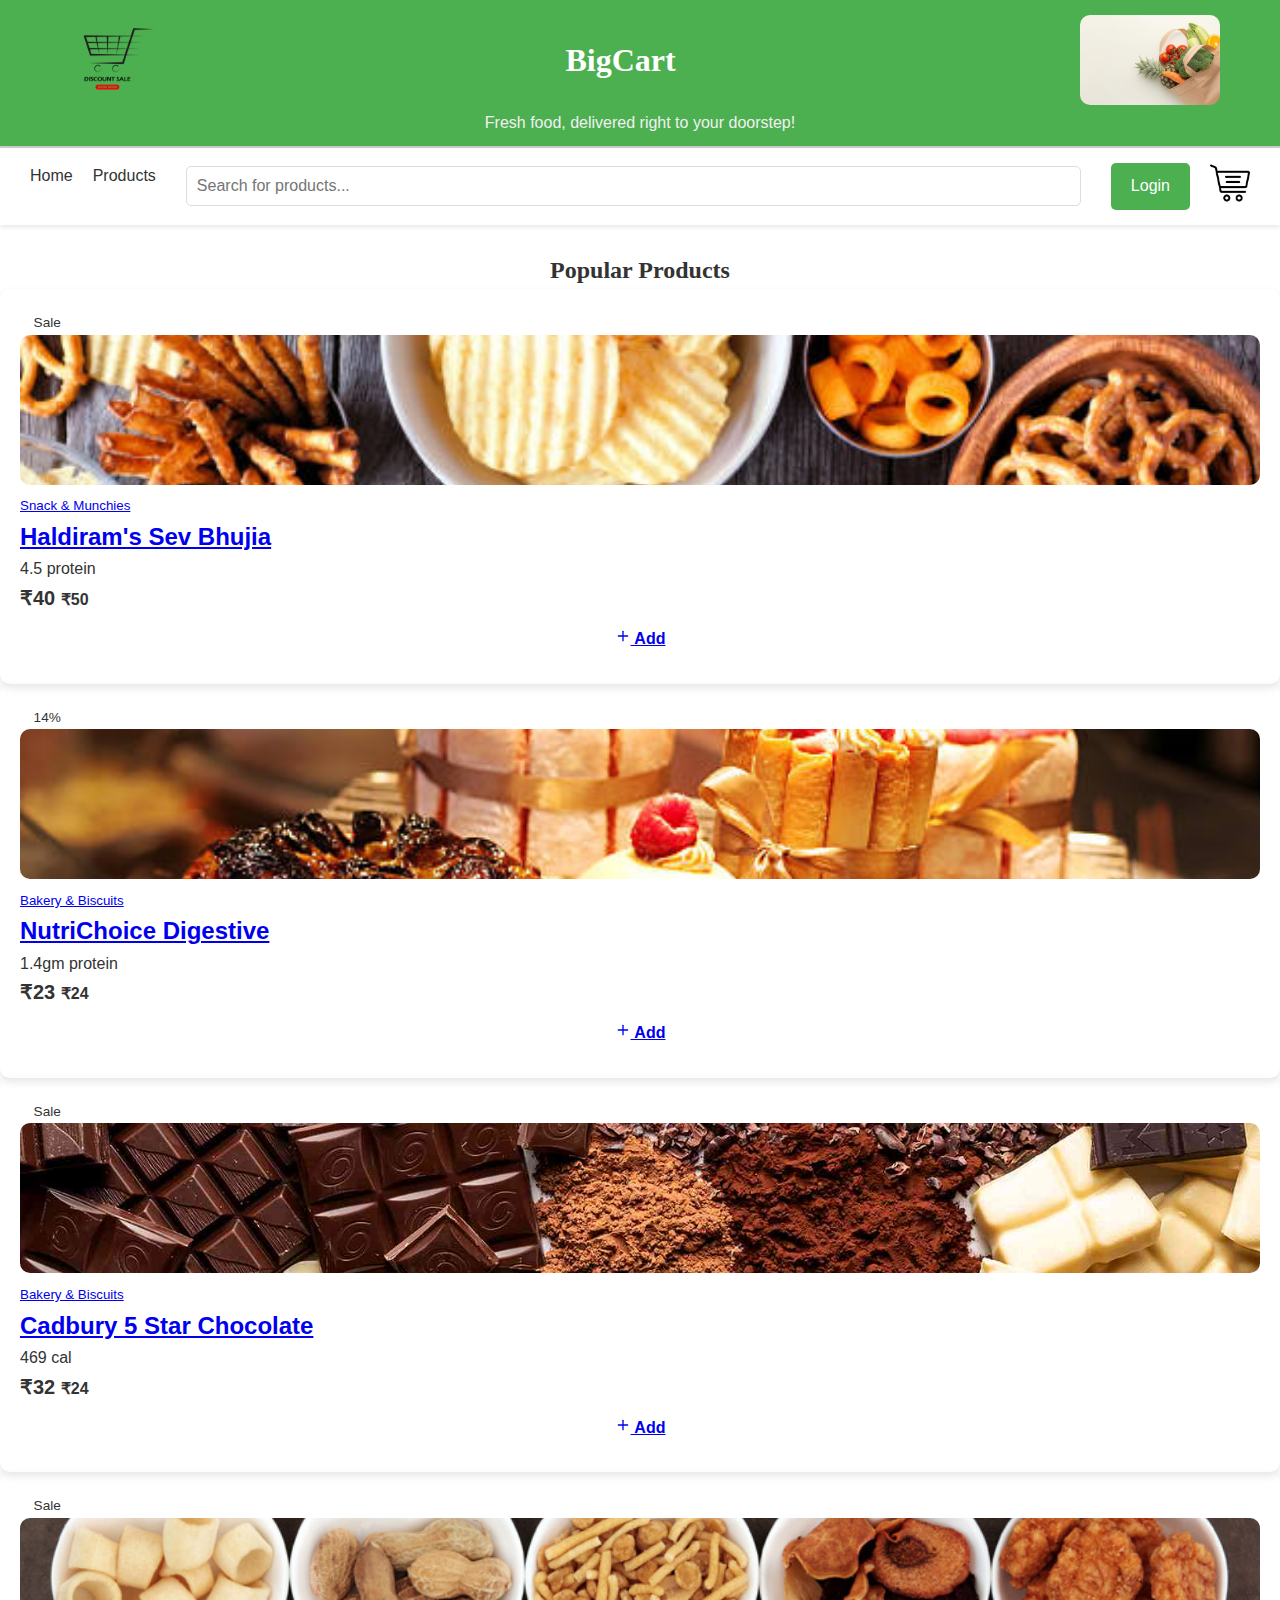
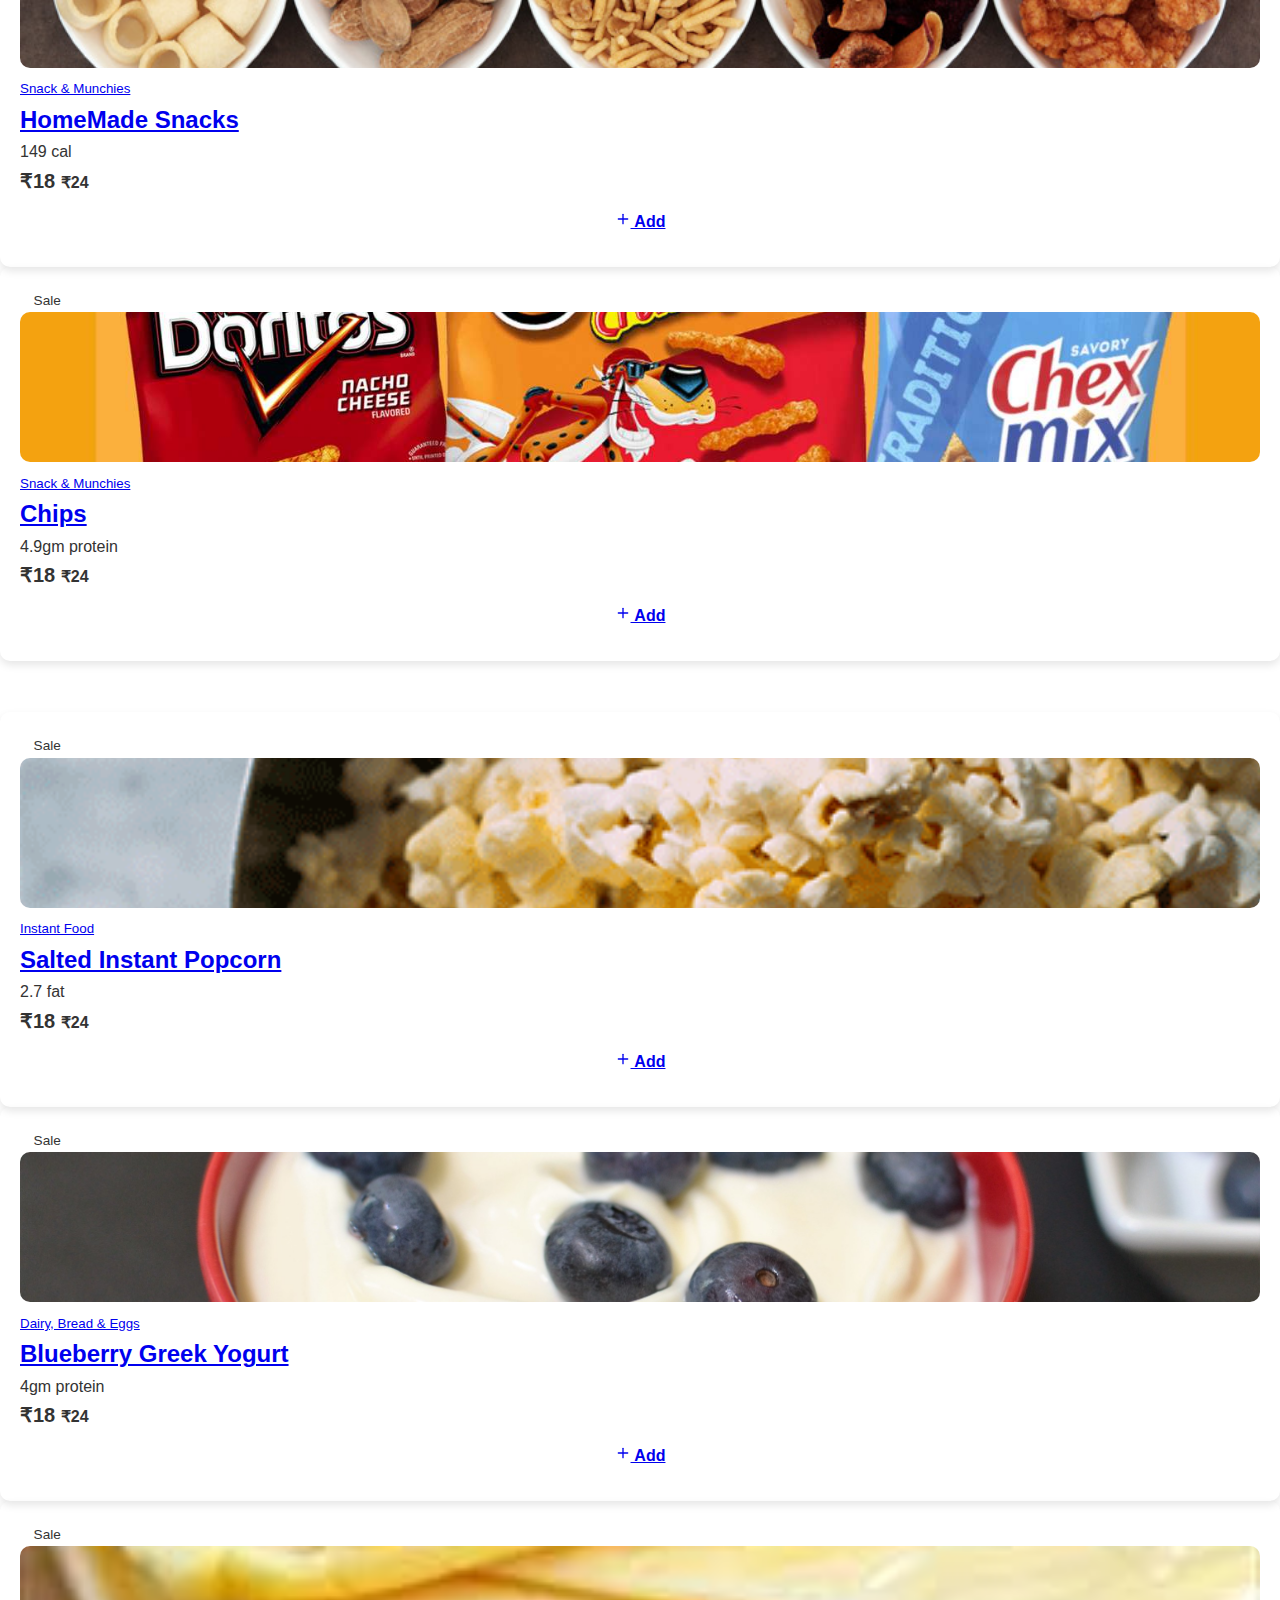
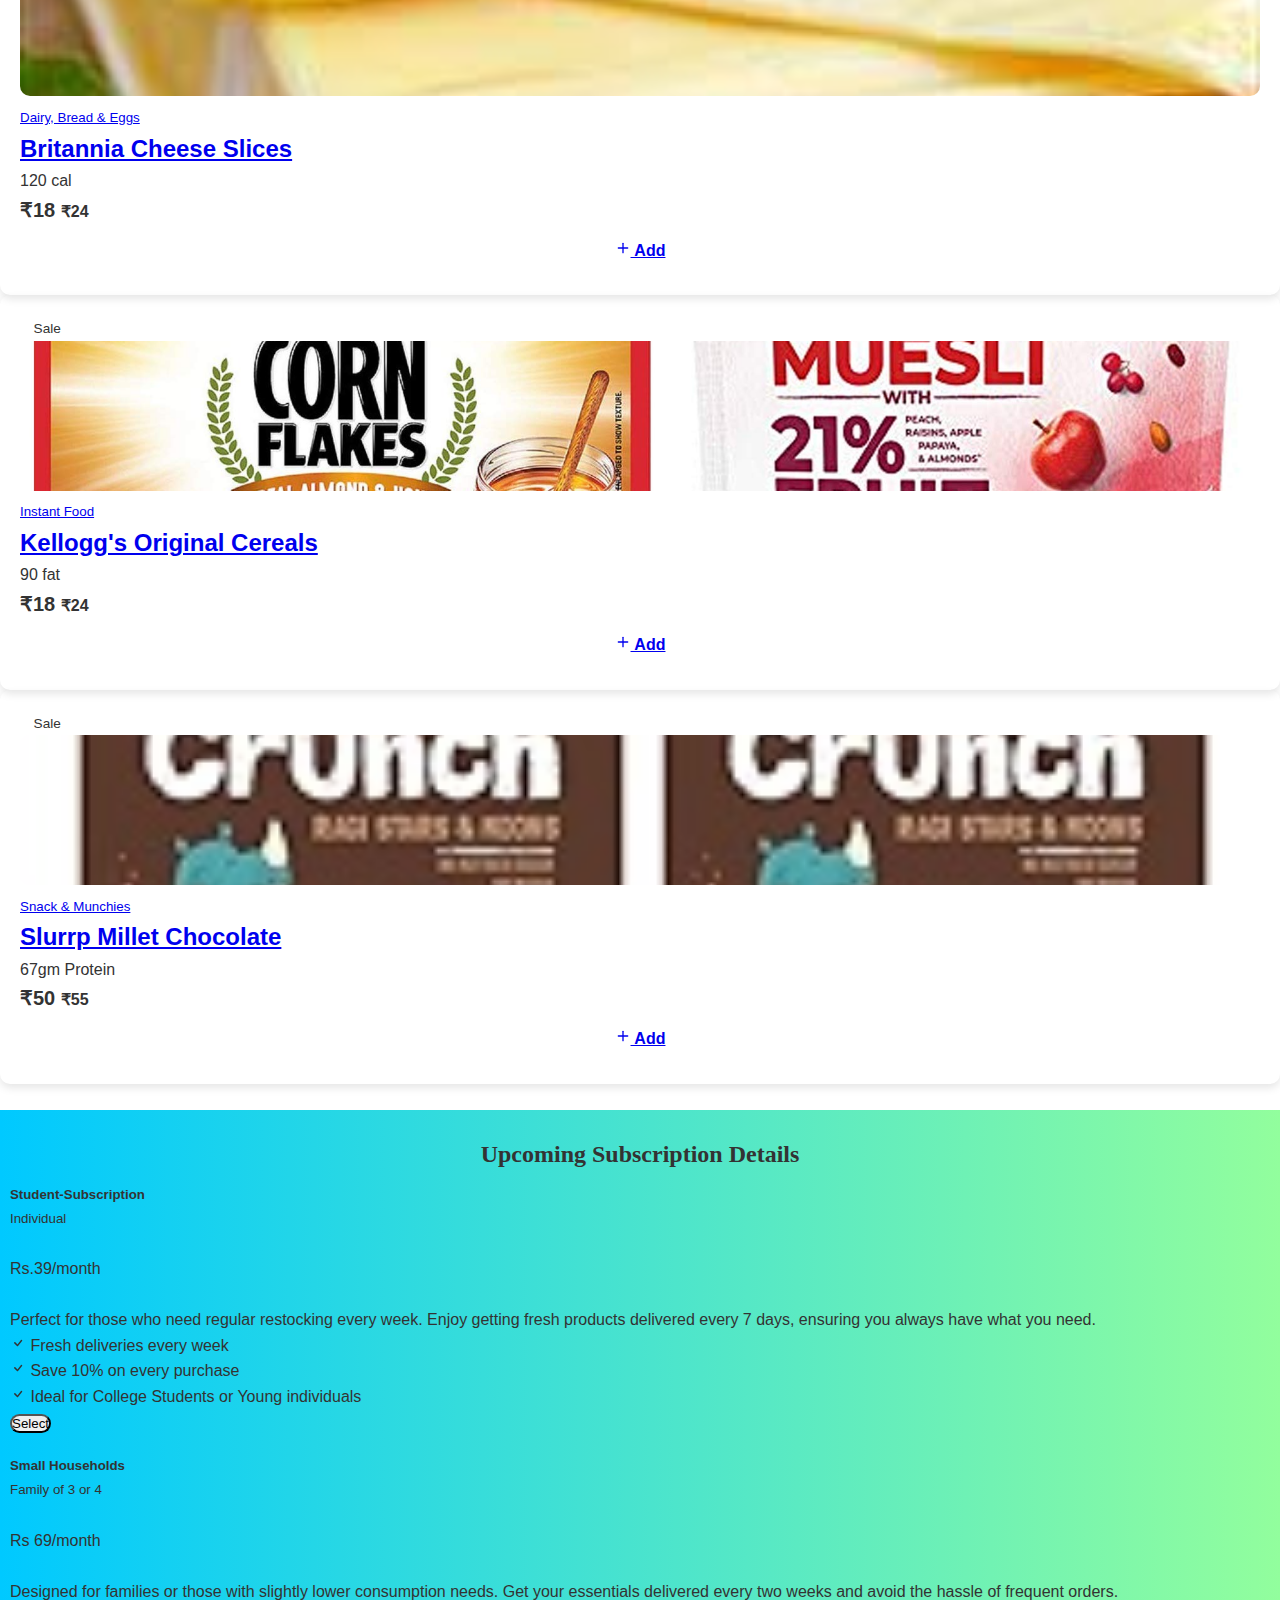
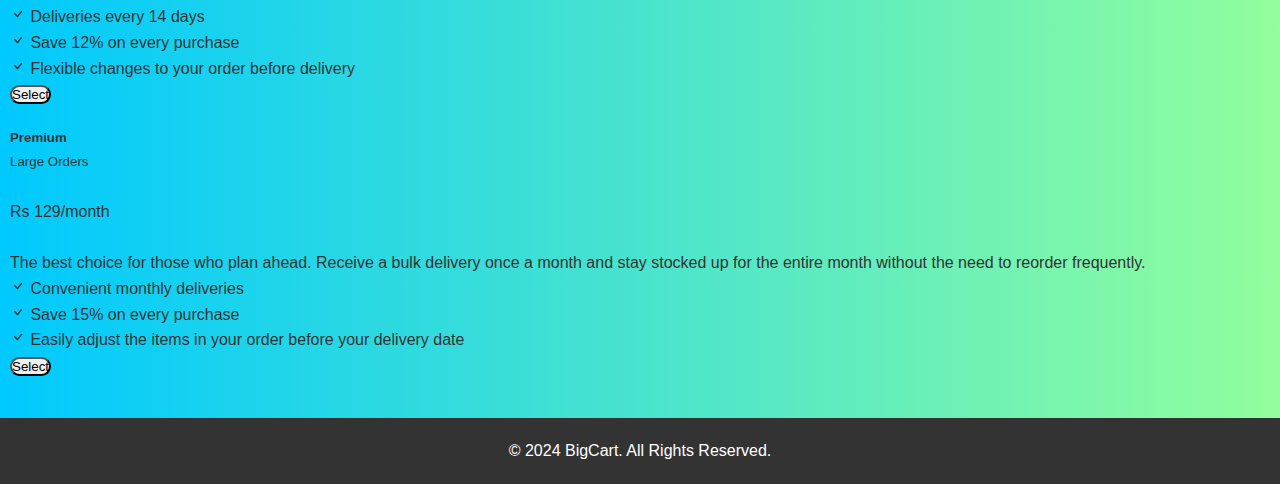
<file: index.html>
<!DOCTYPE html>
<html lang="en">
<head>
    <meta http-equiv="refresh" content="0; url=customer/html/index.html" />
    <title>Redirecting...</title>
</head>
<body>
    <p>If you are not redirected automatically, follow this <a href="customer/html/index.html">link</a>.</p>
</body>
</html>
</file>
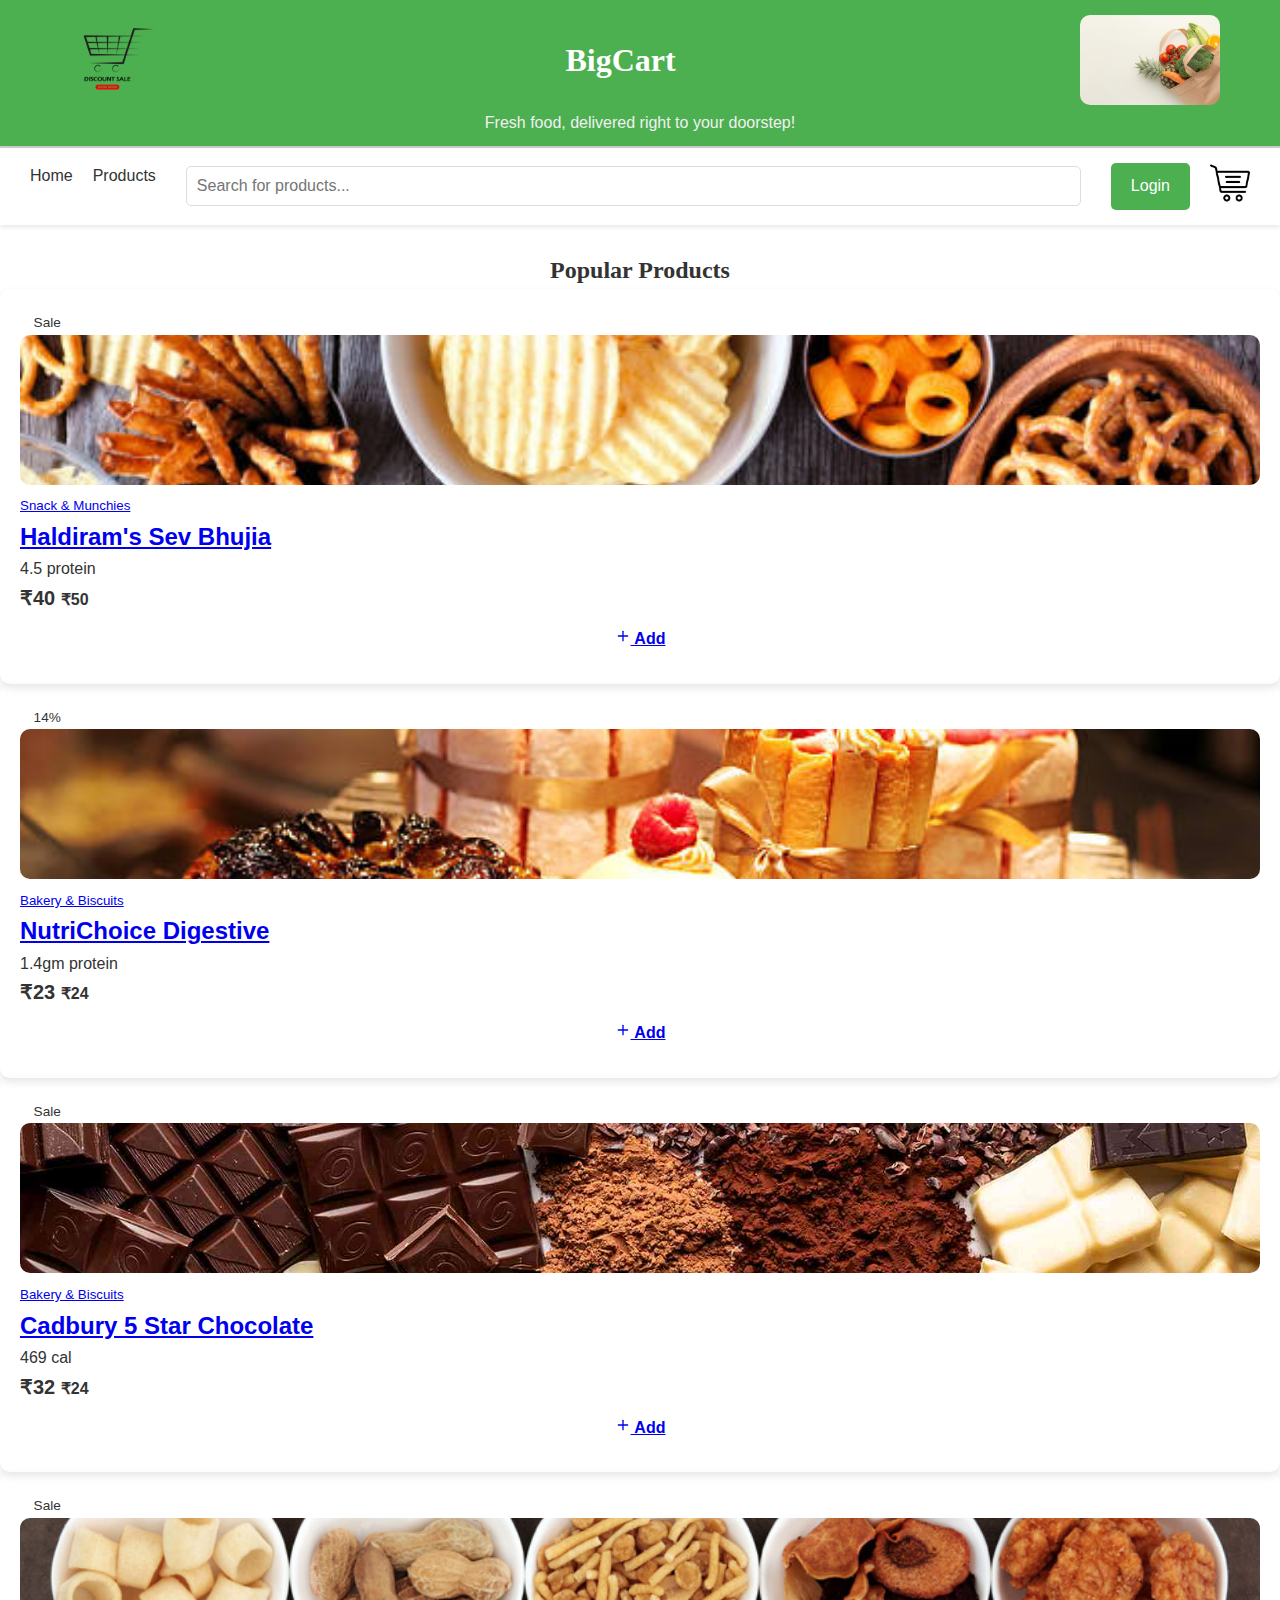
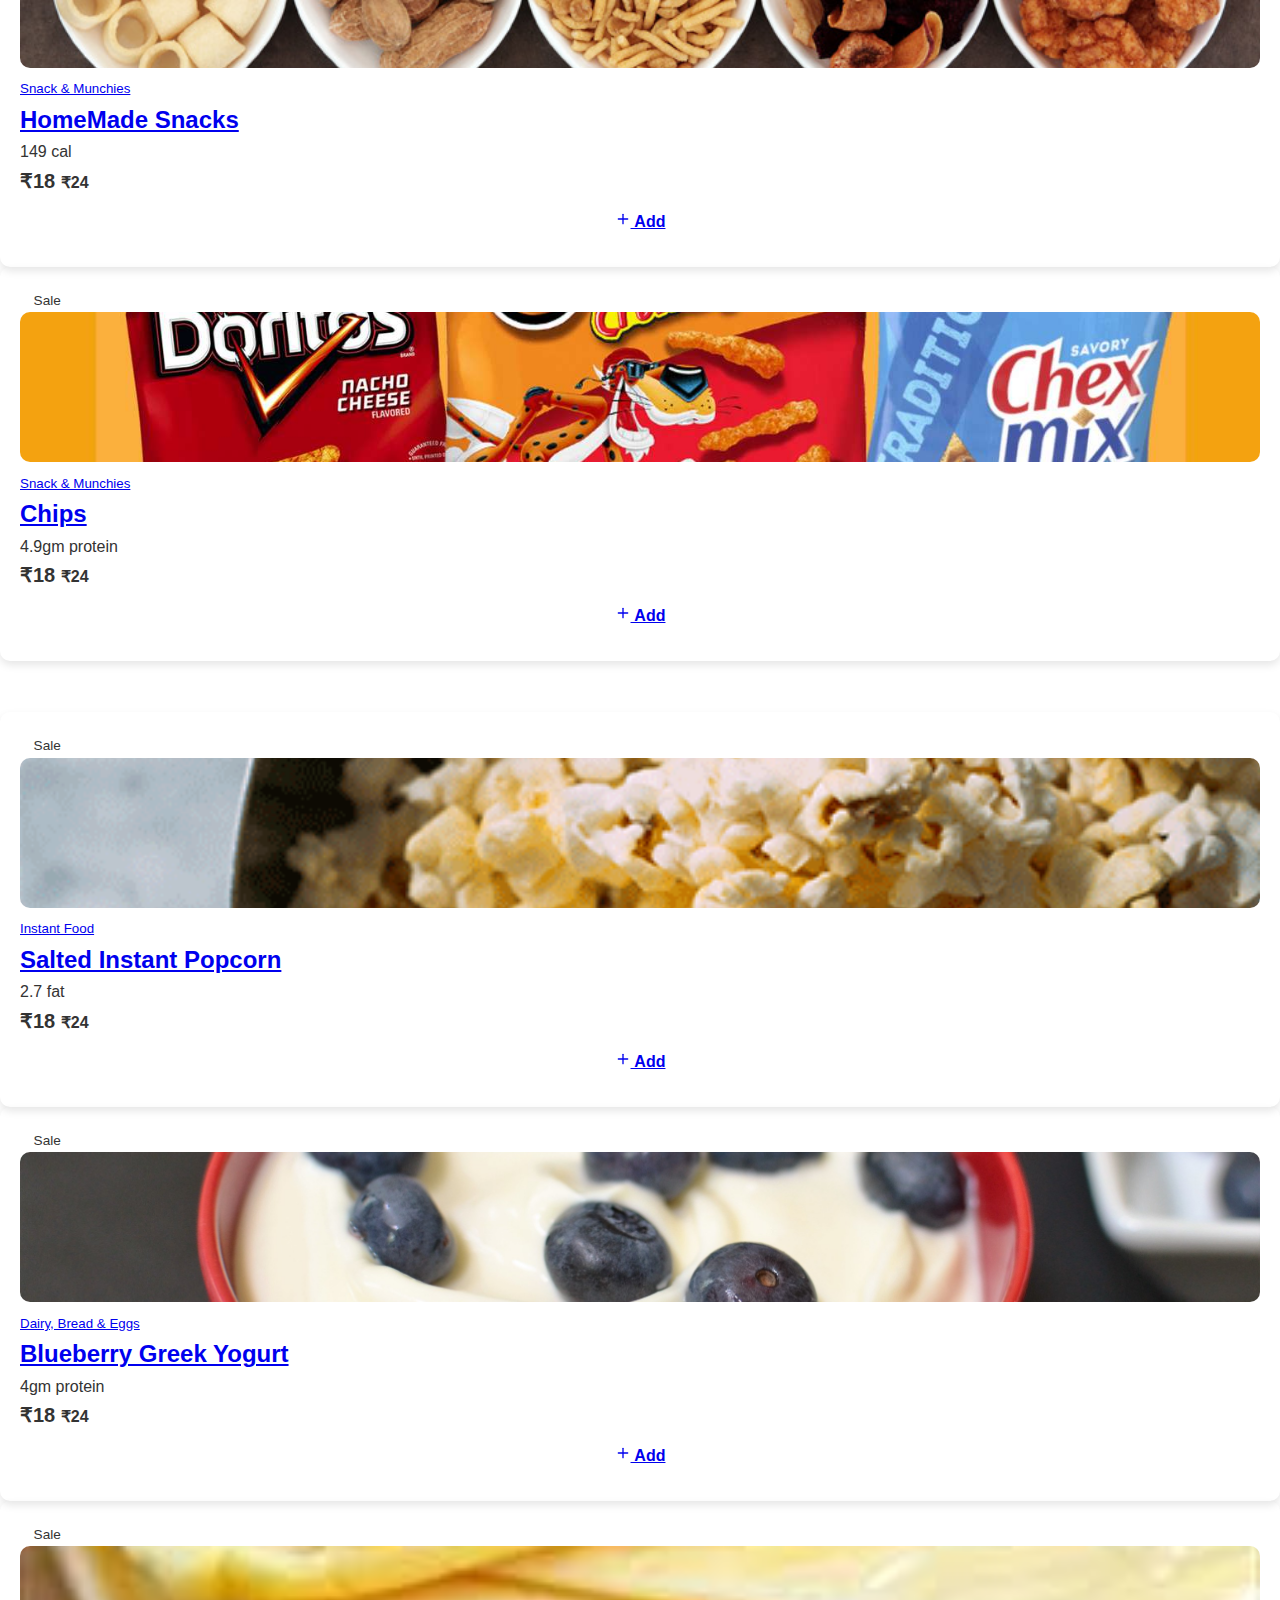
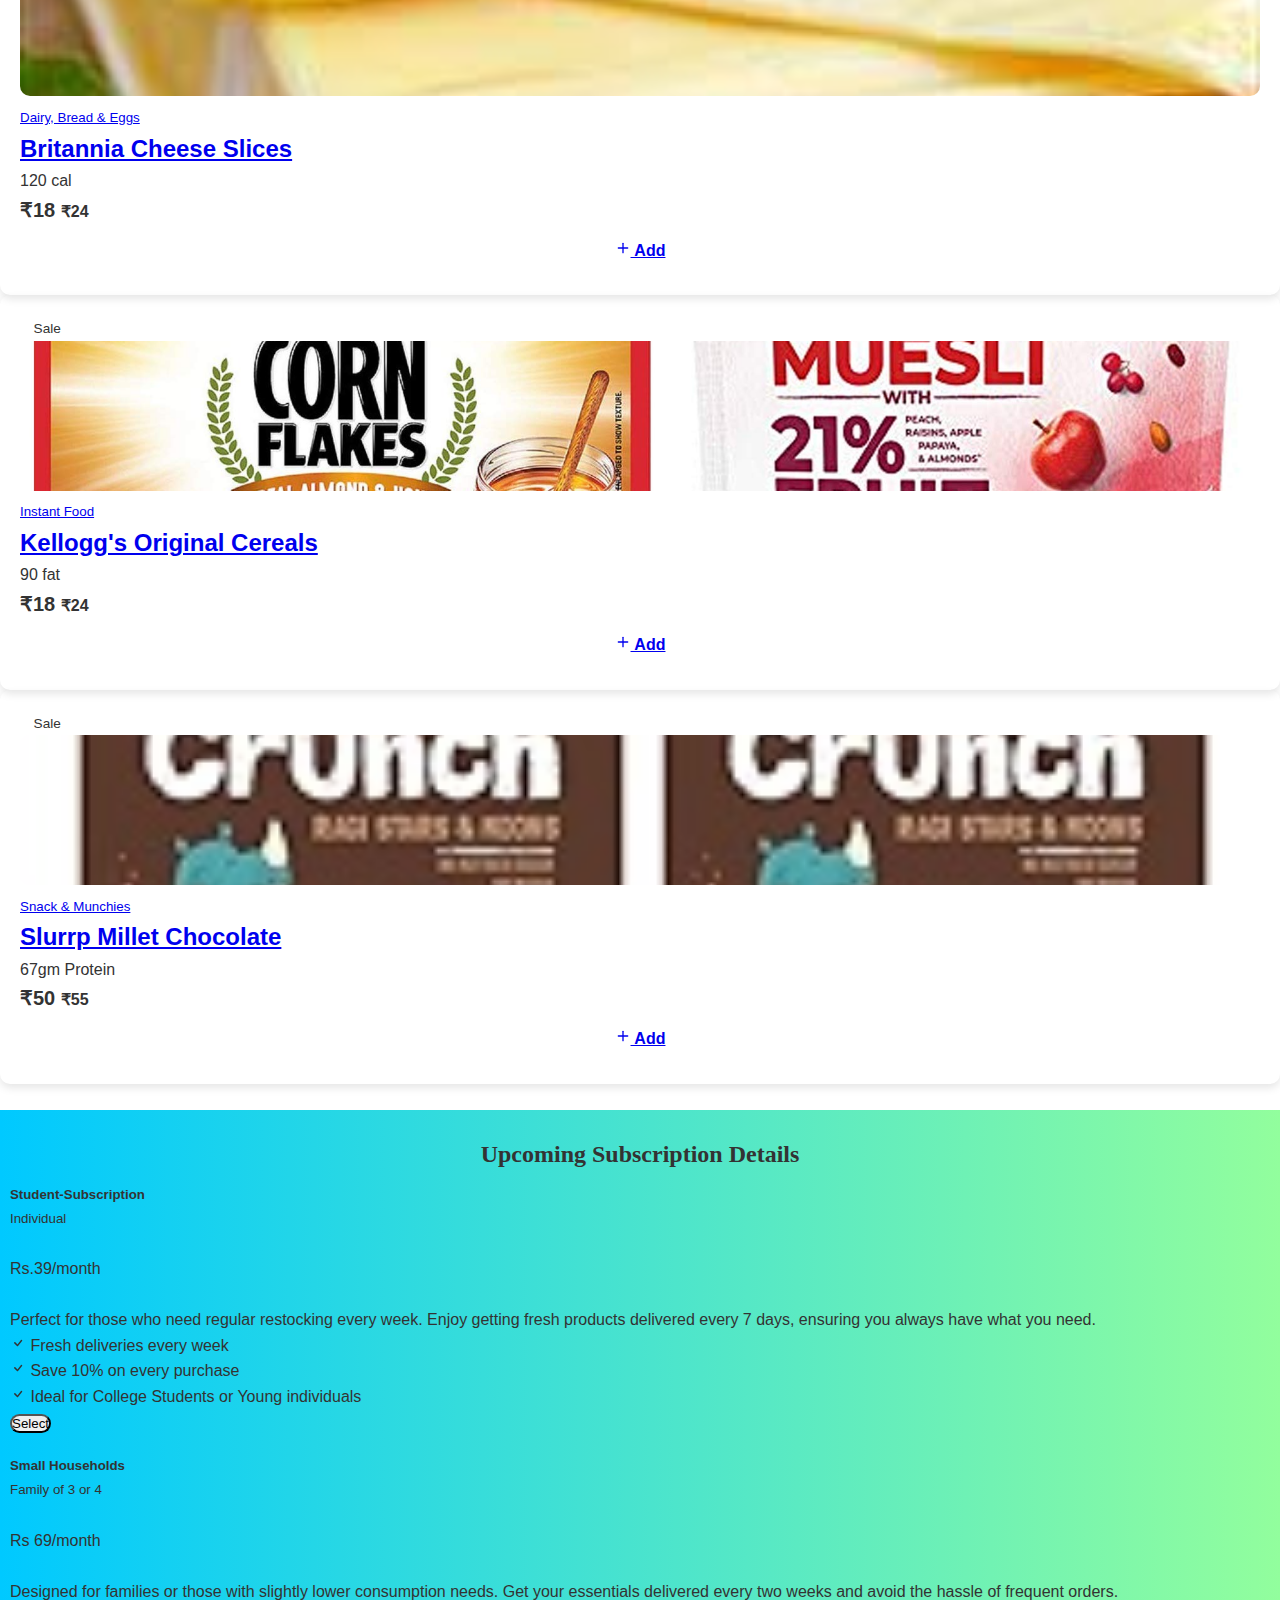
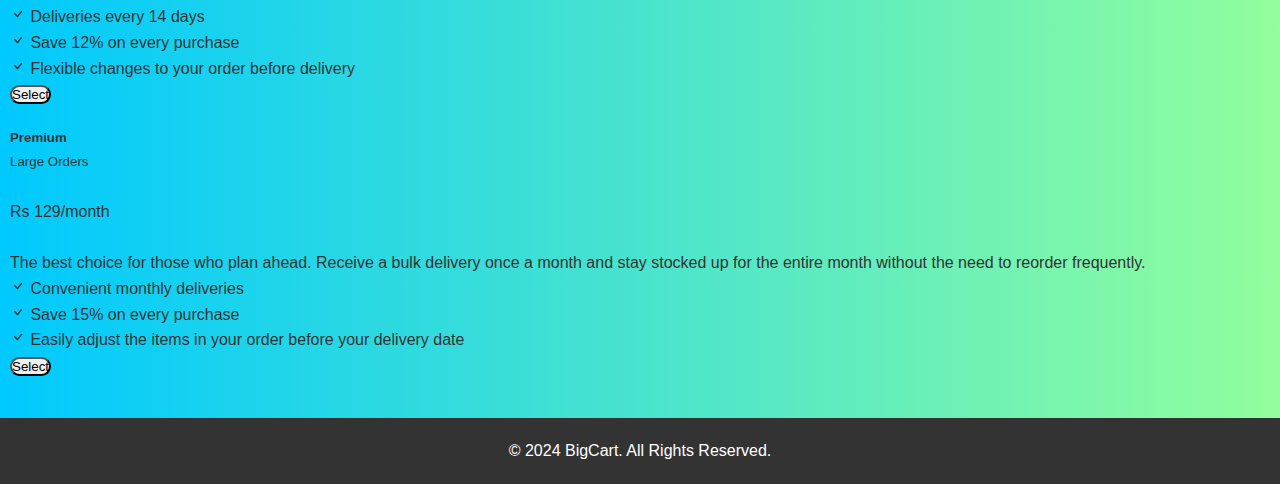
<file: customer/html/index.html>
<!DOCTYPE html>
<html lang="en">

<head>
    <meta charset="UTF-8">
    <meta name="viewport" content="width=device-width, initial-scale=1.0">
    <title>Subscription-Based Food Store</title>
    <link rel="stylesheet" href="../css/style.css">
    <link href="https://cdn.jsdelivr.net/npm/bootstrap@5.0.0-beta1/dist/css/bootstrap.min.css" rel="stylesheet"
        integrity="sha384-giJF6kkoqNQ00vy+HMDP7azOuL0xtbfIcaT9wjKHr8RbDVddVHyTfAAsrekwKmP1" crossorigin="anonymous">


</head>

<body>
    <header class="saty-header">
        <div class="header-content saty-header-content">
            <img src="../../admin/images/logo-icon.png" class="logo-image saty-logo-image" alt="Logo">
            <h1 class="saty-header-title">BigCart</h1>
            <img src="../../admin/images/admin-home-image.jpg" class="admin-image saty-admin-image" alt="Admin Image">
        </div>
        <h2 class="saty-header-tagline">Fresh food, delivered right to your doorstep!</h2>
    </header>

    <nav style="background-color: white;">
        <a href="home.html" class="btn">Home</a>
        <a href="products.html" class="btn">Products</a>
        <div class="search-bar">
            <input type="text" placeholder="Search for products...">
            <i class="search-icon"></i>
        </div>
        <a href="login.html" class="login-btn">Login</a>
        <a class="cart-icon" href="cart.html">
            <img src="../images/cart-icon.png" alt="Cart" style="width: 40px;">
        </a>
    </nav>

    <br>
    <div>
        <h2 style="text-align: center; font-family:Georgia, 'Times New Roman', Times, serif">Popular Products</h2>
    </div>

    <section class="my-lg-14 my-8">
        <div class="container">
            <div class="row g-4 row-cols-lg-5 row-cols-md-3 row-cols-2">
                <div class="col">
                    <div class="card card-product h-100 saty-class">
                        <div class="card-body saty-class-body text-center" data-id="1" data-name="Haldiram's Sev Bhujia"
                            data-price="40" data-image="../images/snacks.jpg">
                            <div class="position-relative">
                                <div class="position-absolute top-0 start-0">
                                    <span class="badge bg-danger saty-class-badge">Sale</span>
                                </div>
                                <a href="#!"><img src="../images/snacks.jpg" alt="Grocery Ecommerce Template"
                                        class="mb-3 img-fluid saty-class-img" /></a>
                                <div class="card-product-action">
                                    <a href="#!" class="btn-action" data-bs-toggle="modal"
                                        data-bs-target="#quickViewModal">
                                        <i class="bi bi-eye" data-bs-toggle="tooltip" data-bs-html="true"
                                            title="Quick View"></i>
                                    </a>
                                    <a href="#!" class="btn-action" data-bs-toggle="tooltip" data-bs-html="true"
                                        title="Wishlist">
                                        <i class="bi bi-heart"></i>
                                    </a>
                                    <a href="#!" class="btn-action" data-bs-toggle="tooltip" data-bs-html="true"
                                        title="Compare">
                                        <i class="bi bi-arrow-left-right"></i>
                                    </a>
                                </div>
                            </div>
                            <div class="text-small mb-1">
                                <a href="#!" class="text-decoration-none text-muted"><small>Snack & Munchies</small></a>
                            </div>
                            <h2 class="fs-6"><a href="snacks.html"
                                    class="text-inherit text-decoration-none saty-class-title">Haldiram's Sev Bhujia</a>
                            </h2>
                            <div>
                                <small class="text-warning">
                                    <i class="bi bi-star-fill"></i>
                                    <i class="bi bi-star-fill"></i>
                                    <i class="bi bi-star-fill"></i>
                                    <i class="bi bi-star-fill"></i>
                                    <i class="bi bi-star-half"></i>
                                </small>
                                <span class="text-muted small">4.5 protein</span>
                            </div>
                            <div class="d-flex justify-content-center align-items-center mt-3">
                                <div class="saty-class-price">
                                    ₹40
                                    <span class="text-decoration-line-through text-muted">₹50</span>
                                </div>
                            </div>
                            <div class="mt-2">
                                <a href="#!" class="btn btn-primary btn-sm add-to-cart saty-class-button">
                                    <svg xmlns="http://www.w3.org/2000/svg" width="16" height="16" viewBox="0 0 24 24"
                                        fill="none" stroke="currentColor" stroke-width="2" stroke-linecap="round"
                                        stroke-linejoin="round" class="feather feather-plus">
                                        <line x1="12" y1="5" x2="12" y2="19"></line>
                                        <line x1="5" y1="12" x2="19" y2="12"></line>
                                    </svg>
                                    Add
                                </a>
                            </div>
                        </div>
                    </div>
                </div>



                <div class="col">
                    <div class="card card-product h-100 saty-class">
                        <div class="card-body saty-class-body text-center" data-id="2" data-name="NutriChoice Digestive"
                            data-price="23" data-image="../images/bakery.jpg">
                            <div class="text-center position-relative">
                                <div class="position-absolute top-0 start-0">
                                    <span class="badge bg-danger saty-class-badge">14%</span>
                                </div>
                                <a href="#!"><img src="../images/bakery.jpg" alt="Grocery Ecommerce Template"
                                        class="mb-3 img-fluid saty-class-img" /></a>
                                <div class="card-product-action">
                                    <a href="#!" class="btn-action" data-bs-toggle="modal"
                                        data-bs-target="#quickViewModal">
                                        <i class="bi bi-eye" data-bs-toggle="tooltip" data-bs-html="true"
                                            title="Quick View"></i>
                                    </a>
                                    <a href="#!" class="btn-action" data-bs-toggle="tooltip" data-bs-html="true"
                                        title="Wishlist">
                                        <i class="bi bi-heart"></i>
                                    </a>
                                    <a href="#!" class="btn-action" data-bs-toggle="tooltip" data-bs-html="true"
                                        title="Compare">
                                        <i class="bi bi-arrow-left-right"></i>
                                    </a>
                                </div>
                            </div>
                            <div class="text-small mb-1">
                                <a href="#!" class="text-decoration-none text-muted"><small>Bakery &
                                        Biscuits</small></a>
                            </div>
                            <h2 class="fs-6"><a href="snacks.html"
                                    class="text-inherit text-decoration-none saty-class-title">NutriChoice
                                    Digestive</a></h2>
                            <div>
                                <small class="text-warning">
                                    <i class="bi bi-star-fill"></i>
                                    <i class="bi bi-star-fill"></i>
                                    <i class="bi bi-star-fill"></i>
                                    <i class="bi bi-star-fill"></i>
                                    <i class="bi bi-star-half"></i>
                                </small>
                                <span class="text-muted small">1.4gm protein</span>
                            </div>
                            <div class="d-flex justify-content-center align-items-center mt-3">
                                <div class="saty-class-price">
                                    ₹23
                                    <span class="text-decoration-line-through text-muted">₹24</span>
                                </div>
                            </div>
                            <div class="mt-2">
                                <a href="#!" class="btn btn-primary btn-sm add-to-cart saty-class-button">
                                    <svg xmlns="http://www.w3.org/2000/svg" width="16" height="16" viewBox="0 0 24 24"
                                        fill="none" stroke="currentColor" stroke-width="2" stroke-linecap="round"
                                        stroke-linejoin="round" class="feather feather-plus">
                                        <line x1="12" y1="5" x2="12" y2="19"></line>
                                        <line x1="5" y1="12" x2="19" y2="12"></line>
                                    </svg>
                                    Add
                                </a>
                            </div>
                        </div>
                    </div>
                    <!-- </div> -->
                </div>



                <div class="col">
                    <div class="card card-product h-100 saty-class">
                        <div class="card-body saty-class-body text-center" data-id="3"
                            data-name="Cadbury 5 Star Chocolate" data-price="32" data-image="../images/choco.jpg">
                            <div class="text-center position-relative">
                                <div class="position-absolute top-0 start-0">
                                    <span class="badge bg-danger saty-class-badge">Sale</span>
                                </div>
                                <a href="#!"><img src="../images/choco.jpg" alt="Grocery Ecommerce Template"
                                        class="mb-3 img-fluid saty-class-img" /></a>
                                <div class="card-product-action">
                                    <a href="#!" class="btn-action" data-bs-toggle="modal"
                                        data-bs-target="#quickViewModal">
                                        <i class="bi bi-eye" data-bs-toggle="tooltip" data-bs-html="true"
                                            title="Quick View"></i>
                                    </a>
                                    <a href="#!" class="btn-action" data-bs-toggle="tooltip" data-bs-html="true"
                                        title="Wishlist">
                                        <i class="bi bi-heart"></i>
                                    </a>
                                    <a href="#!" class="btn-action" data-bs-toggle="tooltip" data-bs-html="true"
                                        title="Compare">
                                        <i class="bi bi-arrow-left-right"></i>
                                    </a>
                                </div>
                            </div>
                            <div class="text-small mb-1">
                                <a href="#!" class="text-decoration-none text-muted"><small>Bakery &
                                        Biscuits</small></a>
                            </div>
                            <h2 class="fs-6"><a href="snacks.html"
                                    class="text-inherit text-decoration-none saty-class-title">Cadbury 5
                                    Star Chocolate</a></h2>
                            <div>
                                <small class="text-warning">
                                    <i class="bi bi-star-fill"></i>
                                    <i class="bi bi-star-fill"></i>
                                    <i class="bi bi-star-fill"></i>
                                    <i class="bi bi-star-fill"></i>
                                    <i class="bi bi-star-half"></i>
                                </small>
                                <span class="text-muted small">469 cal</span>
                            </div>
                            <div class="d-flex justify-content-center align-items-center mt-3">
                                <div class="saty-class-price">₹32
                                    <span class="text-decoration-line-through text-muted">₹24</span>
                                </div>
                            </div>
                            <div class="mt-2">
                                <a href="#!" class="btn btn-primary btn-sm add-to-cart saty-class-button">
                                    <svg xmlns="http://www.w3.org/2000/svg" width="16" height="16" viewBox="0 0 24 24"
                                        fill="none" stroke="currentColor" stroke-width="2" stroke-linecap="round"
                                        stroke-linejoin="round" class="feather feather-plus">
                                        <line x1="12" y1="5" x2="12" y2="19"></line>
                                        <line x1="5" y1="12" x2="19" y2="12"></line>
                                    </svg>
                                    Add
                                </a>
                            </div>
                        </div>
                    </div>
                </div>




                <div class="col">
                    <div class="card card-product h-100 saty-class">
                        <div class="card-body saty-class-body text-center" data-id="4" data-name="Homemade snacks"
                            data-price="18" data-image="../images/homemade.jpg">
                            <div class="text-center position-relative">
                                <div class="position-absolute top-0 start-0">
                                    <span class="badge bg-danger saty-class-badge">Sale</span>
                                </div>
                                <a href="#!"><img src="../images/homemade.jpg" alt="Grocery Ecommerce Template"
                                        class="mb-3 img-fluid saty-class-img" /></a>
                                <div class="card-product-action">
                                    <a href="#!" class="btn-action" data-bs-toggle="modal"
                                        data-bs-target="#quickViewModal">
                                        <i class="bi bi-eye" data-bs-toggle="tooltip" data-bs-html="true"
                                            title="Quick View"></i>
                                    </a>
                                    <a href="#!" class="btn-action" data-bs-toggle="tooltip" data-bs-html="true"
                                        title="Wishlist">
                                        <i class="bi bi-heart"></i>
                                    </a>
                                    <a href="#!" class="btn-action" data-bs-toggle="tooltip" data-bs-html="true"
                                        title="Compare">
                                        <i class="bi bi-arrow-left-right"></i>
                                    </a>
                                </div>
                            </div>
                            <div class="text-small mb-1">
                                <a href="#!" class="text-decoration-none text-muted"><small>Snack &
                                        Munchies</small></a>
                            </div>
                            <h2 class="fs-6"><a href="snacks.html"
                                    class="text-inherit text-decoration-none saty-class-title">HomeMade
                                    Snacks</a></h2>
                            <div>
                                <small class="text-warning">
                                    <i class="bi bi-star-fill"></i>
                                    <i class="bi bi-star-fill"></i>
                                    <i class="bi bi-star-fill"></i>
                                    <i class="bi bi-star-fill"></i>
                                    <i class="bi bi-star-half"></i>
                                </small>
                                <span class="text-muted small">149 cal</span>
                            </div>
                            <div class="d-flex justify-content-center align-items-center mt-3">
                                <div class="saty-class-price">₹18
                                    <span class="text-decoration-line-through text-muted">₹24</span>
                                </div>
                            </div>
                                <div class="mt-2">
                                    <a href="#!" class="btn btn-primary btn-sm add-to-cart saty-class-button">
                                        <svg xmlns="http://www.w3.org/2000/svg" width="16" height="16"
                                            viewBox="0 0 24 24" fill="none" stroke="currentColor" stroke-width="2"
                                            stroke-linecap="round" stroke-linejoin="round" class="feather feather-plus">
                                            <line x1="12" y1="5" x2="12" y2="19"></line>
                                            <line x1="5" y1="12" x2="19" y2="12"></line>
                                        </svg>
                                        Add
                                    </a>
                                </div>
                                
                            </div>
                        </div>
                    </div>




                    <div class="col">
                        <div class="card card-product h-100 saty-class">
                            <div class="card-body saty-class-body text-center" data-name="Chips" data-id="5"
                                data-price="18" data-image="../images/chips.jpg">
                                <div class="text-center position-relative">
                                    <div class="position-absolute top-0 start-0">
                                        <span class="badge bg-danger saty-class-badge">Sale</span>
                                    </div>
                                    <a href="#!"><img src="../images/chips.jpg" alt="Grocery Ecommerce Template"
                                            class="mb-3 img-fluid saty-class-img" /></a>
                                    <div class="card-product-action">
                                        <a href="#!" class="btn-action" data-bs-toggle="modal"
                                            data-bs-target="#quickViewModal">
                                            <i class="bi bi-eye" data-bs-toggle="tooltip" data-bs-html="true"
                                                title="Quick View"></i>
                                        </a>
                                        <a href="#!" class="btn-action" data-bs-toggle="tooltip" data-bs-html="true"
                                            title="Wishlist">
                                            <i class="bi bi-heart"></i>
                                        </a>
                                        <a href="#!" class="btn-action" data-bs-toggle="tooltip" data-bs-html="true"
                                            title="Compare">
                                            <i class="bi bi-arrow-left-right"></i>
                                        </a>
                                    </div>
                                </div>
                                <div class="text-small mb-1">
                                    <a href="#!" class="text-decoration-none text-muted"><small>Snack &
                                            Munchies</small></a>
                                </div>
                                <h2 class="fs-6"><a href="snacks.html"
                                        class="text-inherit text-decoration-none saty-class-title">Chips</a>
                                </h2>
                                <div>
                                    <small class="text-warning">
                                        <i class="bi bi-star-fill"></i>
                                        <i class="bi bi-star-fill"></i>
                                        <i class="bi bi-star-fill"></i>
                                        <i class="bi bi-star-fill"></i>
                                        <i class="bi bi-star-half"></i>
                                    </small>
                                    <span class="text-muted small">4.9gm protein</span>
                                </div>
                                <div class="d-flex justify-content-center align-items-center mt-3">
                                    <div class="saty-class-price">₹18</span>
                                        <span class="text-decoration-line-through text-muted">₹24</span>
                                    </div>
                                </div>

                                    <div class="mt-2">
                                        <a href="#!" class="btn btn-primary btn-sm add-to-cart saty-class-button">
                                            <svg xmlns="http://www.w3.org/2000/svg" width="16" height="16"
                                                viewBox="0 0 24 24" fill="none" stroke="currentColor" stroke-width="2"
                                                stroke-linecap="round" stroke-linejoin="round"
                                                class="feather feather-plus">
                                                <line x1="12" y1="5" x2="12" y2="19"></line>
                                                <line x1="5" y1="12" x2="19" y2="12"></line>
                                            </svg>
                                            Add
                                        </a>
                                        <!-- </div> -->
                                    </div>
                                </div>
                            </div>
                        </div>
                    </div>
                </div>
                <br><br>



                <div class="container">
                    <div class="row g-4 row-cols-lg-5 row-cols-md-3 row-cols-2">
                        <div class="col">
                            <div class="card card-product h-100 saty-class">
                                <div class="card-body saty-class-body text-center" data-id="6"
                                    data-name="Salted Popcorn" data-price="18" data-image="../images/popcorn.png">
                                    <div class="text-center position-relative">
                                        <div class="position-absolute top-0 start-0">
                                            <span class="badge bg-danger saty-class-badge">Sale</span>
                                        </div>
                                        <a href="#!"><img src="../images/popcorn.png" alt="Grocery Ecommerce Template"
                                                class="mb-3 img-fluid saty-class-img" /></a>
                                        <div class="card-product-action">
                                            <a href="#!" class="btn-action" data-bs-toggle="modal"
                                                data-bs-target="#quickViewModal">
                                                <i class="bi bi-eye" data-bs-toggle="tooltip" data-bs-html="true"
                                                    title="Quick View"></i>
                                            </a>
                                            <a href="#!" class="btn-action" data-bs-toggle="tooltip" data-bs-html="true"
                                                title="Wishlist">
                                                <i class="bi bi-heart"></i>
                                            </a>
                                            <a href="#!" class="btn-action" data-bs-toggle="tooltip" data-bs-html="true"
                                                title="Compare">
                                                <i class="bi bi-arrow-left-right"></i>
                                            </a>
                                        </div>
                                    </div>
                                    <div class="text-small mb-1">
                                        <a href="#!" class="text-decoration-none text-muted"><small>Instant
                                                Food</small></a>
                                    </div>
                                    <h2 class="fs-6"><a href="snacks.html"
                                            class="text-inherit text-decoration-none saty-class-title">Salted
                                            Instant Popcorn</a></h2>
                                    <div>
                                        <small class="text-warning">
                                            <i class="bi bi-star-fill"></i>
                                            <i class="bi bi-star-fill"></i>
                                            <i class="bi bi-star-fill"></i>
                                            <i class="bi bi-star-fill"></i>
                                            <i class="bi bi-star-half"></i>
                                        </small>
                                        <span class="text-muted small">2.7 fat</span>
                                    </div>
                                    <div class="d-flex justify-content-center align-items-center mt-3">
                                        <div class="saty-class-price">₹18
                                            <span class="text-decoration-line-through text-muted">₹24</span>
                                        </div>
                                    </div>
                                        <div class="mt-2">
                                            <a href="#!" class="btn btn-primary btn-sm add-to-cart saty-class-button">
                                                <svg xmlns="http://www.w3.org/2000/svg" width="16" height="16"
                                                    viewBox="0 0 24 24" fill="none" stroke="currentColor"
                                                    stroke-width="2" stroke-linecap="round" stroke-linejoin="round"
                                                    class="feather feather-plus">
                                                    <line x1="12" y1="5" x2="12" y2="19"></line>
                                                    <line x1="5" y1="12" x2="19" y2="12"></line>
                                                </svg>
                                                Add
                                            </a>
                                            <!-- </div> -->
                                        </div>
                                    </div>
                                </div>
                            </div>



                            <div class="col">
                                <div class="card card-product h-100 saty-class">
                                    <div class="card-body saty-class-body text-center" data-id="7"
                                        data-name="Dairy, Bread & Eggs" data-price="18"
                                        data-image="../images/greek.jpeg">
                                        <div class="text-center position-relative">
                                            <div class="position-absolute top-0 start-0">
                                                <span class="badge bg-danger saty-class-badge">Sale</span>
                                            </div>
                                            <a href="#!"><img src="../images/greek.jpeg"
                                                    alt="Grocery Ecommerce Template"
                                                    class="mb-3 img-fluid saty-class-img" /></a>
                                            <div class="card-product-action">
                                                <a href="#!" class="btn-action" data-bs-toggle="modal"
                                                    data-bs-target="#quickViewModal">
                                                    <i class="bi bi-eye" data-bs-toggle="tooltip" data-bs-html="true"
                                                        title="Quick View"></i>
                                                </a>
                                                <a href="#!" class="btn-action" data-bs-toggle="tooltip"
                                                    data-bs-html="true" title="Wishlist">
                                                    <i class="bi bi-heart"></i>
                                                </a>
                                                <a href="#!" class="btn-action" data-bs-toggle="tooltip"
                                                    data-bs-html="true" title="Compare">
                                                    <i class="bi bi-arrow-left-right"></i>
                                                </a>
                                            </div>
                                        </div>
                                        <div class="text-small mb-1">
                                            <a href="#!" class="text-decoration-none text-muted"><small>Dairy, Bread
                                                    &
                                                    Eggs</small></a>
                                        </div>
                                        <h2 class="fs-6"><a href="snacks.html"
                                                class="text-inherit text-decoration-none saty-class-title">Blueberry
                                                Greek Yogurt</a></h2>
                                        <div>
                                            <small class="text-warning">
                                                <i class="bi bi-star-fill"></i>
                                                <i class="bi bi-star-fill"></i>
                                                <i class="bi bi-star-fill"></i>
                                                <i class="bi bi-star-fill"></i>
                                                <i class="bi bi-star-half"></i>
                                            </small>
                                            <span class="text-muted small">4gm protein</span>
                                        </div>
                                        <div class="d-flex justify-content-center align-items-center mt-3">
                                            <div class="saty-class-price">₹18
                                                <span class="text-decoration-line-through text-muted">₹24</span>
                                            </div>
                                        </div>
                                            <div class="mt-2">
                                                <a href="#!"
                                                    class="btn btn-primary btn-sm add-to-cart saty-class-button">
                                                    <svg xmlns="http://www.w3.org/2000/svg" width="16" height="16"
                                                        viewBox="0 0 24 24" fill="none" stroke="currentColor"
                                                        stroke-width="2" stroke-linecap="round" stroke-linejoin="round"
                                                        class="feather feather-plus">
                                                        <line x1="12" y1="5" x2="12" y2="19"></line>
                                                        <line x1="5" y1="12" x2="19" y2="12"></line>
                                                    </svg>
                                                    Add
                                                </a>
                                            </div>
                                            <!-- </div> -->
                                        </div>
                                    </div>
                                </div>



                                <div class="col">
                                    <div class="card card-product h-100 saty-class">
                                        <div class="card-body saty-class-body text-center" data-id="8"
                                            data-name="Dairy, Bread & Eggs" data-price="18"
                                            data-image="../images/cheese.jpg">
                                            <div class="text-center position-relative">
                                                <div class="position-absolute top-0 start-0">
                                                    <span class="badge bg-danger saty-class-badge">Sale</span>
                                                </div>
                                                <a href="#!"><img src="../images/cheese.jpg"
                                                        alt="Grocery Ecommerce Template"
                                                        class="mb-3 img-fluid saty-class-img" /></a>
                                                <div class="card-product-action">
                                                    <a href="#!" class="btn-action" data-bs-toggle="modal"
                                                        data-bs-target="#quickViewModal">
                                                        <i class="bi bi-eye" data-bs-toggle="tooltip"
                                                            data-bs-html="true" title="Quick View"></i>
                                                    </a>
                                                    <a href="#!" class="btn-action" data-bs-toggle="tooltip"
                                                        data-bs-html="true" title="Wishlist">
                                                        <i class="bi bi-heart"></i>
                                                    </a>
                                                    <a href="#!" class="btn-action" data-bs-toggle="tooltip"
                                                        data-bs-html="true" title="Compare">
                                                        <i class="bi bi-arrow-left-right"></i>
                                                    </a>
                                                </div>
                                            </div>
                                            <div class="text-small mb-1">
                                                <a href="#!" class="text-decoration-none text-muted"><small>Dairy,
                                                        Bread &
                                                        Eggs</small></a>
                                            </div>
                                            <h2 class="fs-6"><a href="snacks.html"
                                                    class="text-inherit text-decoration-none saty-class-title">Britannia
                                                    Cheese Slices</a></h2>
                                            <div>
                                                <small class="text-warning">
                                                    <i class="bi bi-star-fill"></i>
                                                    <i class="bi bi-star-fill"></i>
                                                    <i class="bi bi-star-fill"></i>
                                                    <i class="bi bi-star-fill"></i>
                                                    <i class="bi bi-star-half"></i>
                                                </small>
                                                <span class="text-muted small">120 cal</span>
                                            </div>
                                            <div class="d-flex justify-content-center align-items-center mt-3">
                                                <div class="saty-class-price">₹18
                                                    <span class="text-decoration-line-through text-muted">₹24</span>
                                                </div>
                                            </div>
                                                <div class="mt-2">
                                                    <a href="#!"
                                                        class="btn btn-primary btn-sm add-to-cart saty-class-button">
                                                        <svg xmlns="http://www.w3.org/2000/svg" width="16" height="16"
                                                            viewBox="0 0 24 24" fill="none" stroke="currentColor"
                                                            stroke-width="2" stroke-linecap="round"
                                                            stroke-linejoin="round" class="feather feather-plus">
                                                            <line x1="12" y1="5" x2="12" y2="19"></line>
                                                            <line x1="5" y1="12" x2="19" y2="12"></line>
                                                        </svg>
                                                        Add
                                                    </a>
                                                </div>
                                            </div>
                                        </div>
                                        <!-- </div> -->
                                    </div>




                                    <div class="col">
                                        <div class="card card-product h-100 saty-class">
                                            <div class="card-body saty-class-body text-center" data-id="9"
                                                data-name="Instant Food" data-price="18"
                                                data-image="../images/kellogs.jpg">
                                                <div class="text-center position-relative">
                                                    <div class="position-absolute top-0 start-0">
                                                        <span class="badge bg-danger saty-class-badge">Sale</span>
                                                    </div>
                                                    <a href="#!"><img src="../images/kellogs.jpg"
                                                            alt="Grocery Ecommerce Template"
                                                            class="mb-3 img-fluid saty-class-img" /></a>
                                                    <div class="card-product-action">
                                                        <a href="#!" class="btn-action" data-bs-toggle="modal"
                                                            data-bs-target="#quickViewModal">
                                                            <i class="bi bi-eye" data-bs-toggle="tooltip"
                                                                data-bs-html="true" title="Quick View"></i>
                                                        </a>
                                                        <a href="#!" class="btn-action" data-bs-toggle="tooltip"
                                                            data-bs-html="true" title="Wishlist">
                                                            <i class="bi bi-heart"></i>
                                                        </a>
                                                        <a href="#!" class="btn-action" data-bs-toggle="tooltip"
                                                            data-bs-html="true" title="Compare">
                                                            <i class="bi bi-arrow-left-right"></i>
                                                        </a>
                                                    </div>
                                                </div>
                                                <div class="text-small mb-1">
                                                    <a href="#!" class="text-decoration-none text-muted"><small>Instant
                                                            Food</small></a>
                                                </div>
                                                <h2 class="fs-6"><a href="snacks.html"
                                                        class="text-inherit text-decoration-none saty-class-title">Kellogg's
                                                        Original Cereals</a></h2>
                                                <div>
                                                    <small class="text-warning">
                                                        <i class="bi bi-star-fill"></i>
                                                        <i class="bi bi-star-fill"></i>
                                                        <i class="bi bi-star-fill"></i>
                                                        <i class="bi bi-star-fill"></i>
                                                        <i class="bi bi-star-half"></i>
                                                    </small>
                                                    <span class="text-muted small">90 fat</span>
                                                </div>
                                                <div class="d-flex justify-content-center align-items-center mt-3">
                                                    <div class="saty-class-price">₹18
                                                        <span class="text-decoration-line-through text-muted">₹24</span>
                                                    </div>
                                                </div>
                                                    <div class="mt-2">
                                                        <a href="#!"
                                                            class="btn btn-primary btn-sm add-to-cart saty-class-button">
                                                            <svg xmlns="http://www.w3.org/2000/svg" width="16"
                                                                height="16" viewBox="0 0 24 24" fill="none"
                                                                stroke="currentColor" stroke-width="2"
                                                                stroke-linecap="round" stroke-linejoin="round"
                                                                class="feather feather-plus">
                                                                <line x1="12" y1="5" x2="12" y2="19"></line>
                                                                <line x1="5" y1="12" x2="19" y2="12"></line>
                                                            </svg>
                                                            Add
                                                        </a>
                                                    </div>
                                                    <!-- </div> -->
                                                </div>
                                            </div>
                                        </div>




                                        <div class="col">
                                            <div class="card card-product h-100 saty-class">
                                                <div class="card-body saty-class-body text-center" data-id="10"
                                                    data-name="Snacks & Munchies" data-price="50"
                                                    data-image="../images/cereal.jpg">
                                                    <div class="text-center position-relative">
                                                        <div class="position-absolute top-0 start-0">
                                                            <span class="badge bg-danger saty-class-badge">Sale</span>
                                                        </div>
                                                        <a href="#!"><img src="../images/cereal.jpg"
                                                                alt="Grocery Ecommerce Template"
                                                                class="mb-3 img-fluid saty-class-img" /></a>
                                                        <div class="card-product-action">
                                                            <a href="#!" class="btn-action" data-bs-toggle="modal"
                                                                data-bs-target="#quickViewModal">
                                                                <i class="bi bi-eye" data-bs-toggle="tooltip"
                                                                    data-bs-html="true" title="Quick View"></i>
                                                            </a>
                                                            <a href="#!" class="btn-action" data-bs-toggle="tooltip"
                                                                data-bs-html="true" title="Wishlist">
                                                                <i class="bi bi-heart"></i>
                                                            </a>
                                                            <a href="#!" class="btn-action" data-bs-toggle="tooltip"
                                                                data-bs-html="true" title="Compare">
                                                                <i class="bi bi-arrow-left-right"></i>
                                                            </a>
                                                        </div>
                                                    </div>
                                                    <div class="text-small mb-1">
                                                        <a href="#!"
                                                            class="text-decoration-none text-muted"><small>Snack &
                                                                Munchies</small></a>
                                                    </div>
                                                    <h2 class="fs-6"><a href="snacks.html"
                                                            class="text-inherit text-decoration-none saty-class-title">Slurrp
                                                            Millet Chocolate</a></h2>
                                                    <div>
                                                        <small class="text-warning">
                                                            <i class="bi bi-star-fill"></i>
                                                            <i class="bi bi-star-fill"></i>
                                                            <i class="bi bi-star-fill"></i>
                                                            <i class="bi bi-star-fill"></i>
                                                            <i class="bi bi-star-half"></i>
                                                        </small>
                                                        <span class="text-muted small">67gm Protein</span>
                                                    </div>
                                                    <div class="d-flex justify-content-center align-items-center mt-3">
                                                        <div class="saty-class-price">₹50
                                                            <!-- <br> -->
                                                            <span
                                                                class="text-decoration-line-through text-muted">₹55</span>
                                                        </div>
                                                    </div>
                                                        <div class="mt-2">
                                                            <a href="#!"
                                                                class="btn btn-primary btn-sm add-to-cart saty-class-button">
                                                                <svg xmlns="http://www.w3.org/2000/svg" width="16"
                                                                    height="16" viewBox="0 0 24 24" fill="none"
                                                                    stroke="currentColor" stroke-width="2"
                                                                    stroke-linecap="round" stroke-linejoin="round"
                                                                    class="feather feather-plus">
                                                                    <line x1="12" y1="5" x2="12" y2="19"></line>
                                                                    <line x1="5" y1="12" x2="19" y2="12"></line>
                                                                </svg>
                                                                Add
                                                            </a>
                                                        </div>
                                                        <!-- </div> -->
                                                    </div>
                                                </div>
                                            </div>
                                        </div>
                                    </div>

    </section>
    <br>

    <div class="container-fluid" style="background: linear-gradient(90deg, #00C9FF 0%, #92FE9D 100%);">
        <br>
        <div>
            <h2 style="text-align: center; font-family:Georgia, 'Times New Roman', Times, serif">Upcoming Subscription
                Details
            </h2>
        </div>
        <div class="container p-5">
            <div class="row">
                <div class="col-lg-4 col-md-12 mb-4">
                    <div class="card h-100 shadow-lg">
                        <div class="card-body">
                            <div class="text-center p-3">
                                <h5 class="card-title">Student-Subscription</h5>
                                <small>Individual</small>
                                <br><br>
                                <span class="h2">Rs.39</span>/month
                                <br><br>
                            </div>
                            <p class="card-text">Perfect for those who need regular restocking every week. Enjoy getting
                                fresh products delivered every 7 days, ensuring you always have what you need.</p>
                        </div>
                        <ul class="list-group list-group-flush">
                            <li class="list-group-item"><svg xmlns="http://www.w3.org/2000/svg" width="16" height="16"
                                    fill="currentColor" class="bi bi-check" viewBox="0 0 16 16">
                                    <path
                                        d="M10.97 4.97a.75.75 0 0 1 1.07 1.05l-3.99 4.99a.75.75 0 0 1-1.08.02L4.324 8.384a.75.75 0 1 1 1.06-1.06l2.094 2.093 3.473-4.425a.267.267 0 0 1 .02-.022z" />
                                </svg> Fresh deliveries every week</li>
                            <li class="list-group-item"><svg xmlns="http://www.w3.org/2000/svg" width="16" height="16"
                                    fill="currentColor" class="bi bi-check" viewBox="0 0 16 16">
                                    <path
                                        d="M10.97 4.97a.75.75 0 0 1 1.07 1.05l-3.99 4.99a.75.75 0 0 1-1.08.02L4.324 8.384a.75.75 0 1 1 1.06-1.06l2.094 2.093 3.473-4.425a.267.267 0 0 1 .02-.022z" />
                                </svg> Save 10% on every purchase</li>
                            <li class="list-group-item"><svg xmlns="http://www.w3.org/2000/svg" width="16" height="16"
                                    fill="currentColor" class="bi bi-check" viewBox="0 0 16 16">
                                    <path
                                        d="M10.97 4.97a.75.75 0 0 1 1.07 1.05l-3.99 4.99a.75.75 0 0 1-1.08.02L4.324 8.384a.75.75 0 1 1 1.06-1.06l2.094 2.093 3.473-4.425a.267.267 0 0 1 .02-.022z" />
                                </svg> Ideal for College Students or Young individuals</li>
                        </ul>
                        <div class="card-body text-center">
                            <button class="btn btn-outline-primary btn-lg" style="border-radius:30px"
                                onclick="redirectToPayment('Student-Subscription', 39)">Select</button>
                        </div>
                    </div>
                </div>
                <div class="col-lg-4 col-md-12 mb-4">
                    <div class="card h-100 shadow-lg">
                        <div class="card-body">
                            <div class="text-center p-3">
                                <h5 class="card-title">Small Households</h5>
                                <small>Family of 3 or 4</small>
                                <br><br>
                                <span class="h2">Rs 69</span>/month
                                <br><br>
                            </div>
                            <p class="card-text">Designed for families or those with slightly lower consumption needs.
                                Get your essentials delivered every two weeks and avoid the hassle of frequent orders.
                            </p>
                        </div>
                        <ul class="list-group list-group-flush">
                            <li class="list-group-item"><svg xmlns="http://www.w3.org/2000/svg" width="16" height="16"
                                    fill="currentColor" class="bi bi-check" viewBox="0 0 16 16">
                                    <path
                                        d="M10.97 4.97a.75.75 0 0 1 1.07 1.05l-3.99 4.99a.75.75 0 0 1-1.08.02L4.324 8.384a.75.75 0 1 1 1.06-1.06l2.094 2.093 3.473-4.425a.267.267 0 0 1 .02-.022z" />
                                </svg> Deliveries every 14 days</li>
                            <li class="list-group-item"><svg xmlns="http://www.w3.org/2000/svg" width="16" height="16"
                                    fill="currentColor" class="bi bi-check" viewBox="0 0 16 16">
                                    <path
                                        d="M10.97 4.97a.75.75 0 0 1 1.07 1.05l-3.99 4.99a.75.75 0 0 1-1.08.02L4.324 8.384a.75.75 0 1 1 1.06-1.06l2.094 2.093 3.473-4.425a.267.267 0 0 1 .02-.022z" />
                                </svg> Save 12% on every purchase</li>
                            <li class="list-group-item"><svg xmlns="http://www.w3.org/2000/svg" width="16" height="16"
                                    fill="currentColor" class="bi bi-check" viewBox="0 0 16 16">
                                    <path
                                        d="M10.97 4.97a.75.75 0 0 1 1.07 1.05l-3.99 4.99a.75.75 0 0 1-1.08.02L4.324 8.384a.75.75 0 1 1 1.06-1.06l2.094 2.093 3.473-4.425a.267.267 0 0 1 .02-.022z" />
                                </svg> Flexible changes to your order before delivery</li>
                        </ul>
                        <div class="card-body text-center">
                            <button class="btn btn-outline-primary btn-lg" style="border-radius:30px"
                                onclick="redirectToPayment('Small Households', 69)">Select</button>
                        </div>
                    </div>
                </div>
                <div class="col-lg-4 col-md-12 mb-4">
                    <div class="card h-100 shadow-lg">
                        <div class="card-body">
                            <div class="text-center p-3">
                                <h5 class="card-title">Premium</h5>
                                <small>Large Orders</small>
                                <br><br>
                                <span class="h2">Rs 129</span>/month
                                <br><br>
                            </div>
                            <p class="card-text">The best choice for those who plan ahead. Receive a bulk delivery once
                                a month and stay stocked up for the entire month without the need to reorder frequently.
                            </p>
                        </div>
                        <ul class="list-group list-group-flush">
                            <li class="list-group-item"><svg xmlns="http://www.w3.org/2000/svg" width="16" height="16"
                                    fill="currentColor" class="bi bi-check" viewBox="0 0 16 16">
                                    <path
                                        d="M10.97 4.97a.75.75 0 0 1 1.07 1.05l-3.99 4.99a.75.75 0 0 1-1.08.02L4.324 8.384a.75.75 0 1 1 1.06-1.06l2.094 2.093 3.473-4.425a.267.267 0 0 1 .02-.022z" />
                                </svg> Convenient monthly deliveries</li>
                            <li class="list-group-item"><svg xmlns="http://www.w3.org/2000/svg" width="16" height="16"
                                    fill="currentColor" class="bi bi-check" viewBox="0 0 16 16">
                                    <path
                                        d="M10.97 4.97a.75.75 0 0 1 1.07 1.05l-3.99 4.99a.75.75 0 0 1-1.08.02L4.324 8.384a.75.75 0 1 1 1.06-1.06l2.094 2.093 3.473-4.425a.267.267 0 0 1 .02-.022z" />
                                </svg> Save 15% on every purchase</li>
                            <li class="list-group-item"><svg xmlns="http://www.w3.org/2000/svg" width="16" height="16"
                                    fill="currentColor" class="bi bi-check" viewBox="0 0 16 16">
                                    <path
                                        d="M10.97 4.97a.75.75 0 0 1 1.07 1.05l-3.99 4.99a.75.75 0 0 1-1.08.02L4.324 8.384a.75.75 0 1 1 1.06-1.06l2.094 2.093 3.473-4.425a.267.267 0 0 1 .02-.022z" />
                                </svg> Easily adjust the items in your order before your delivery date</li>
                        </ul>
                        <div class="card-body text-center">
                            <button class="btn btn-outline-primary btn-lg" style="border-radius:30px"
                                onclick="redirectToPayment('Premium', 129)">Select</button>
                        </div>
                    </div>
                </div>
            </div>
        </div>
        <footer>
            <p>&copy; 2024 BigCart. All Rights Reserved.</p>
        </footer>

        <script src="../js/index.js">

        </script>
        <script src="https://cdn.jsdelivr.net/npm/bootstrap@5.0.0-beta1/dist/js/bootstrap.bundle.min.js"
            integrity="sha384-ygbV9kiqUc6oa4msXn9868pTtWMgiQaeYH7/t7LECLbyPA2x65Kgf80OJFdroafW"
            crossorigin="anonymous"></script>

</body>

</html>
</file>
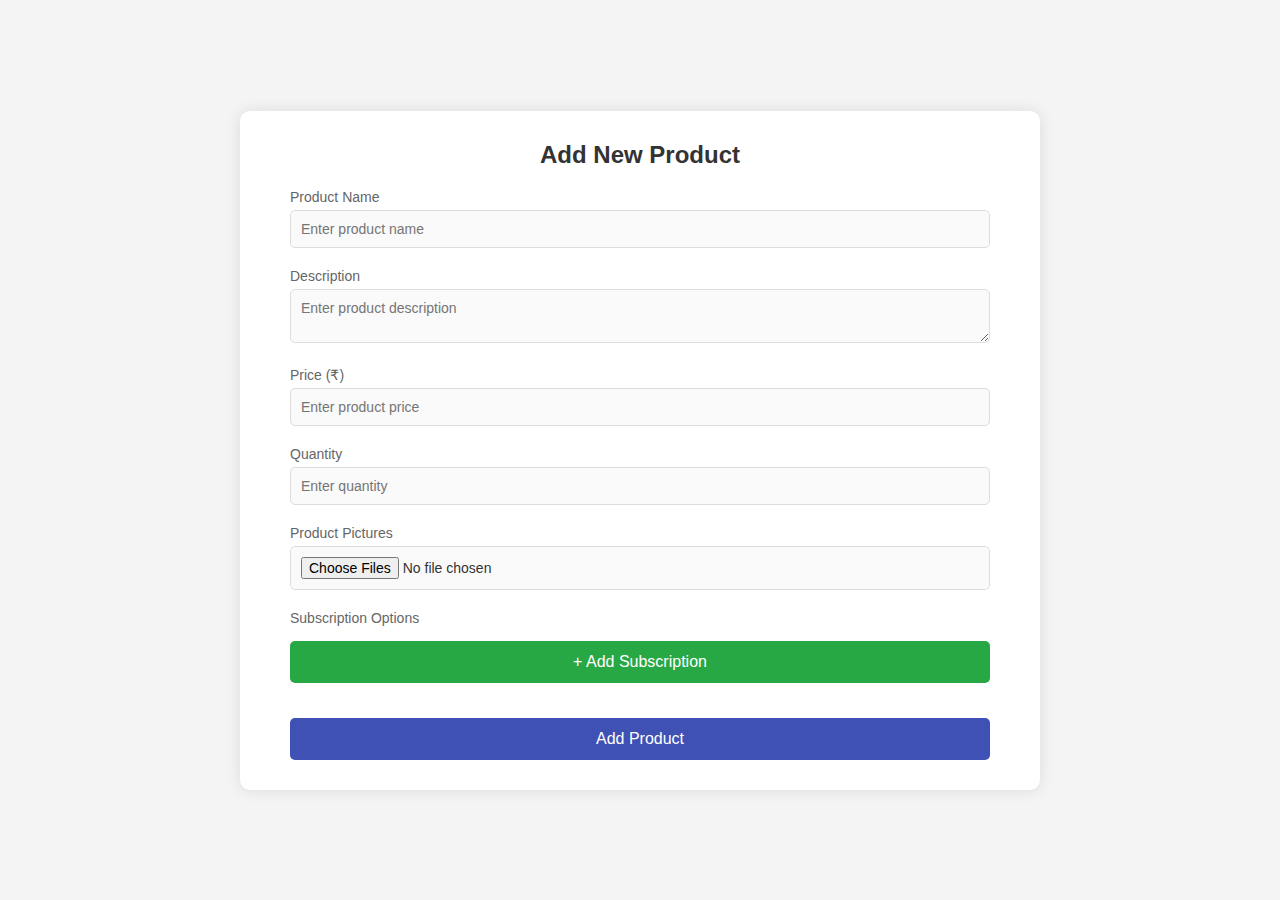
<file: admin/html/add-product.html>
<!DOCTYPE html>
<html lang="en">

<head>
    <meta charset="UTF-8">
    <meta name="viewport" content="width=device-width, initial-scale=1.0">
    <title>Add Product</title>
    <link rel="stylesheet" href="../css/add-product-style.css">
    <script defer src="../js/add-product.js"></script>
</head>

<body>
    <div class="form-container">
        <nav class="sidebar">

            <h1>Add New Product</h1>
            <form id="productForm">
                <div class="form-group">
                    <label for="productName">Product Name</label>
                    <input type="text" id="productName" name="productName" placeholder="Enter product name" required>
                </div>

                <div class="form-group">
                    <label for="description">Description</label>
                    <textarea id="description" name="description" placeholder="Enter product description"
                        required></textarea>
                </div>

                <div class="form-group">
                    <label for="price">Price (₹)</label>
                    <input type="number" id="price" name="price" placeholder="Enter product price" required>
                </div>
                <div class="form-group">
                    <label for="quantity">Quantity </label>
                    <input type="number" id="quantity" name="quantity" placeholder="Enter quantity" required>
                </div>
                <div class="form-group">
                    <label for="pictures">Product Pictures</label>
                    <input type="file" id="pictures" name="pictures" accept="image/*" multiple>
                </div>

                <div class="form-group">
                    <label for="subscriptionOptions">Subscription Options</label>
                    <button type="button" id="addSubscription" class="add-subscription-btn">+ Add Subscription</button>
                    <div id="subscriptionsContainer"></div>
                </div>

                <button type="submit">Add Product</button>
            </form>
    </div>
</body>

</html>
</file>
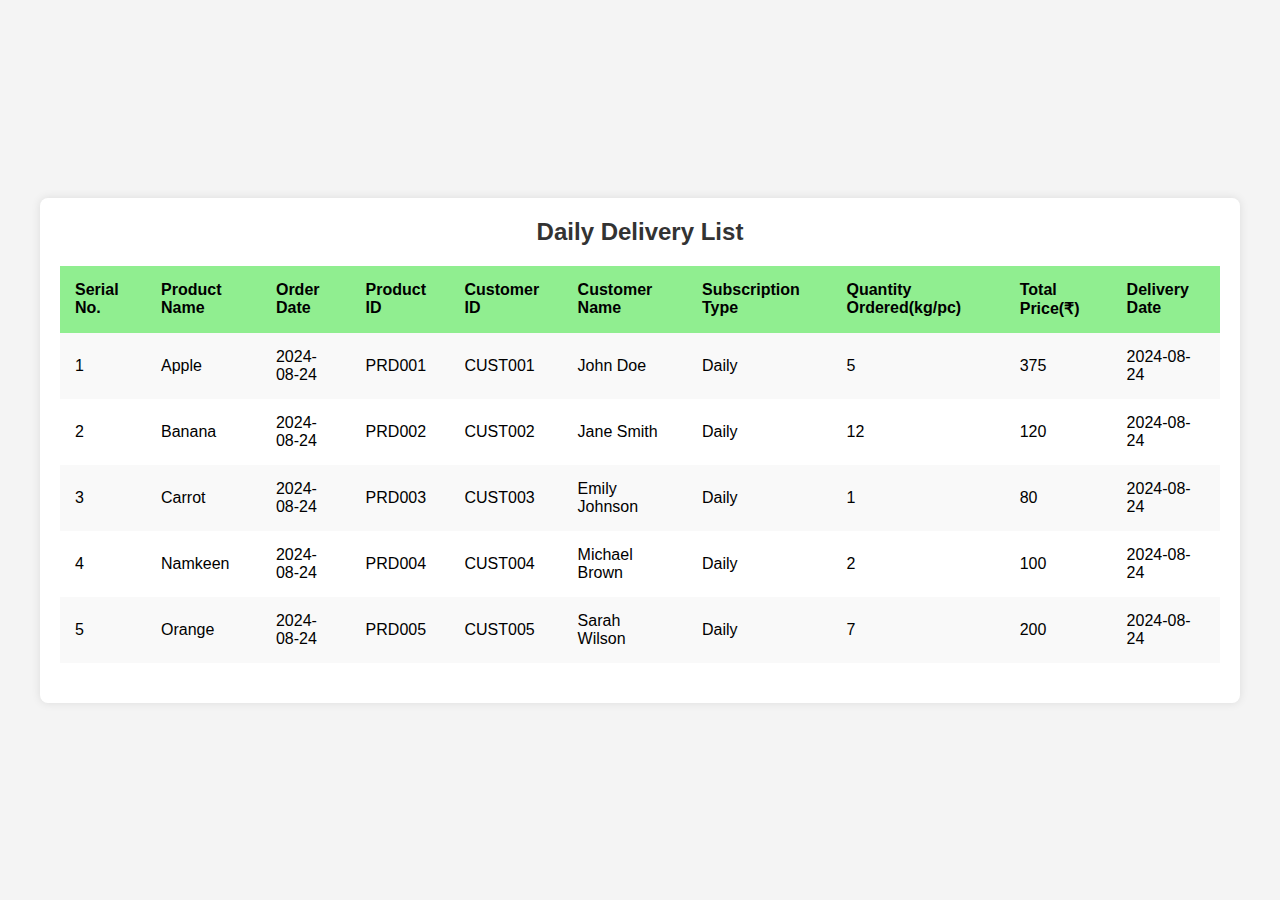
<file: admin/html/daily-delivery.html>
<!DOCTYPE html>
<html lang="en">

<head>
    <meta charset="UTF-8">
    <meta name="viewport" content="width=device-width, initial-scale=1.0">
    <title>Daily delivery</title>
    <link rel="stylesheet" href="../css/add-product-style.css">
</head>
<body>
    <header>
    </header>

    <div class="table-container">
        <h2>Daily Delivery List</h2>
        <table>
            <tr>
                <th>Serial No.</th>
                <th>Product Name</th>
                <th>Order Date</th>
                <th>Product ID</th>
                <th>Customer ID</th>
                <th>Customer Name</th>
                <th>Subscription Type</th>
                <th>Quantity Ordered(kg/pc)</th>
                <th>Total Price(₹)</th>
                <th>Delivery Date</th>
            </tr>

            <tr>
                <td>1</td>
                <td>Apple</td>
                <td>2024-08-24</td> 
                <td>PRD001</td>
                <td>CUST001</td>
                <td>John Doe</td>
                <td>Daily</td>
                <td>5</td>
                <td>375</td> 
                <td>2024-08-24</td>
            </tr>
    
            <tr>
                <td>2</td>
                <td>Banana</td>
                <td>2024-08-24</td> 
                <td>PRD002</td>
                <td>CUST002</td>
                <td>Jane Smith</td>
                <td>Daily</td>
                <td>12</td>
                <td>120</td> 
                <td>2024-08-24</td>
            </tr>
           
            <tr>
                <td>3</td>
                <td>Carrot</td>
                <td>2024-08-24</td> 
                <td>PRD003</td>
                <td>CUST003</td>
                <td>Emily Johnson</td>
                <td>Daily</td>
                <td>1</td>
                <td>80</td> 
                <td>2024-08-24</td>
            </tr>
          
            <tr>
                <td>4</td>
                <td>Namkeen</td>
                <td>2024-08-24</td> 
                <td>PRD004</td>
                <td>CUST004</td>
                <td>Michael Brown</td>
                <td>Daily</td>
                <td>2</td>
                <td>100</td> 
                <td>2024-08-24</td>
            </tr>
            <!-- Row 5 -->
            <tr>
                <td>5</td>
                <td>Orange</td>
                <td>2024-08-24</td> 
                <td>PRD005</td>
                <td>CUST005</td>
                <td>Sarah Wilson</td>
                <td>Daily</td>
                <td>7</td>
                <td>200</td> 
                <td>2024-08-24</td>
            </tr>
        </table>

    </div>
</body>

</html>
</file>
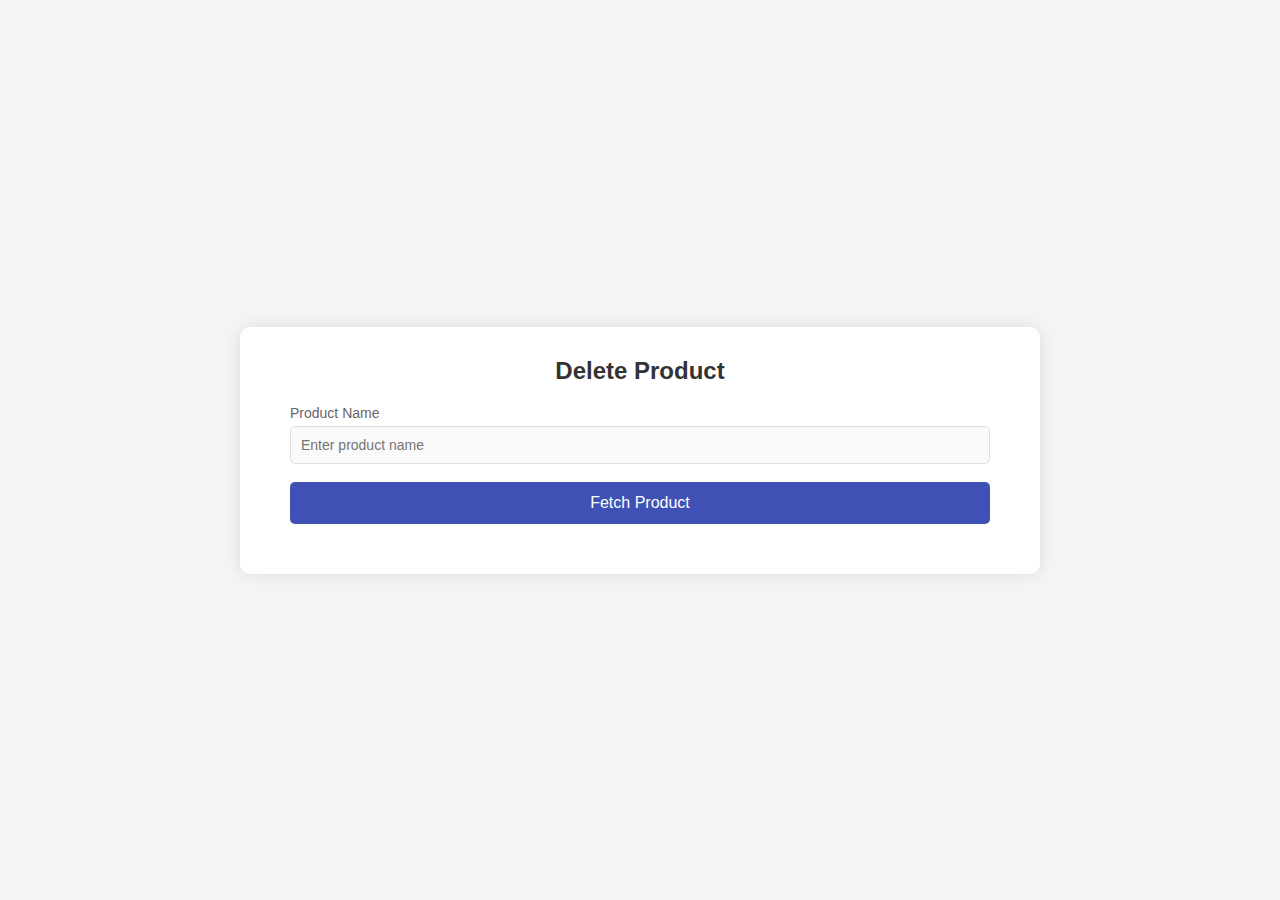
<file: admin/html/delete-product.html>
<!DOCTYPE html>
<html lang="en">

<head>
    <meta charset="UTF-8">
    <meta name="viewport" content="width=device-width, initial-scale=1.0">
    <title>Delete Product</title>
    <link rel="stylesheet" href="../css/add-product-style.css">
    <script defer src="../js/delete-product.js"></script>
</head>

<body>

    <div class="form-container">
        <h1>Delete Product</h1>

        <div class="form-group">
            <label for="searchProductName">Product Name</label>
            <input type="text" id="searchProductName" name="searchProductName" placeholder="Enter product name"
                required><br></br>
            <button type="button" id="fetchProductBtn">Fetch Product</button>
        </div> 

        <div id="deleteProductForm" class="hidden">
            <div class="form-group">
                <label>Product Name:</label>
                <p id="productName"></p>
            </div>
            <div class="form-group">
                <label>Description:</label>
                <p id="description"></p>
            </div>
            <div class="form-group">
                <label>Price:</label>
                <p id="price"></p>
            </div>
            <div class="form-group">
                <label>Quantity:</label>
                <p id="quantity"></p>
            </div>

            <button type="button" id="deleteProductBtn">Delete Product</button>
        </div>
    </div>

</body>

</html>
</file>
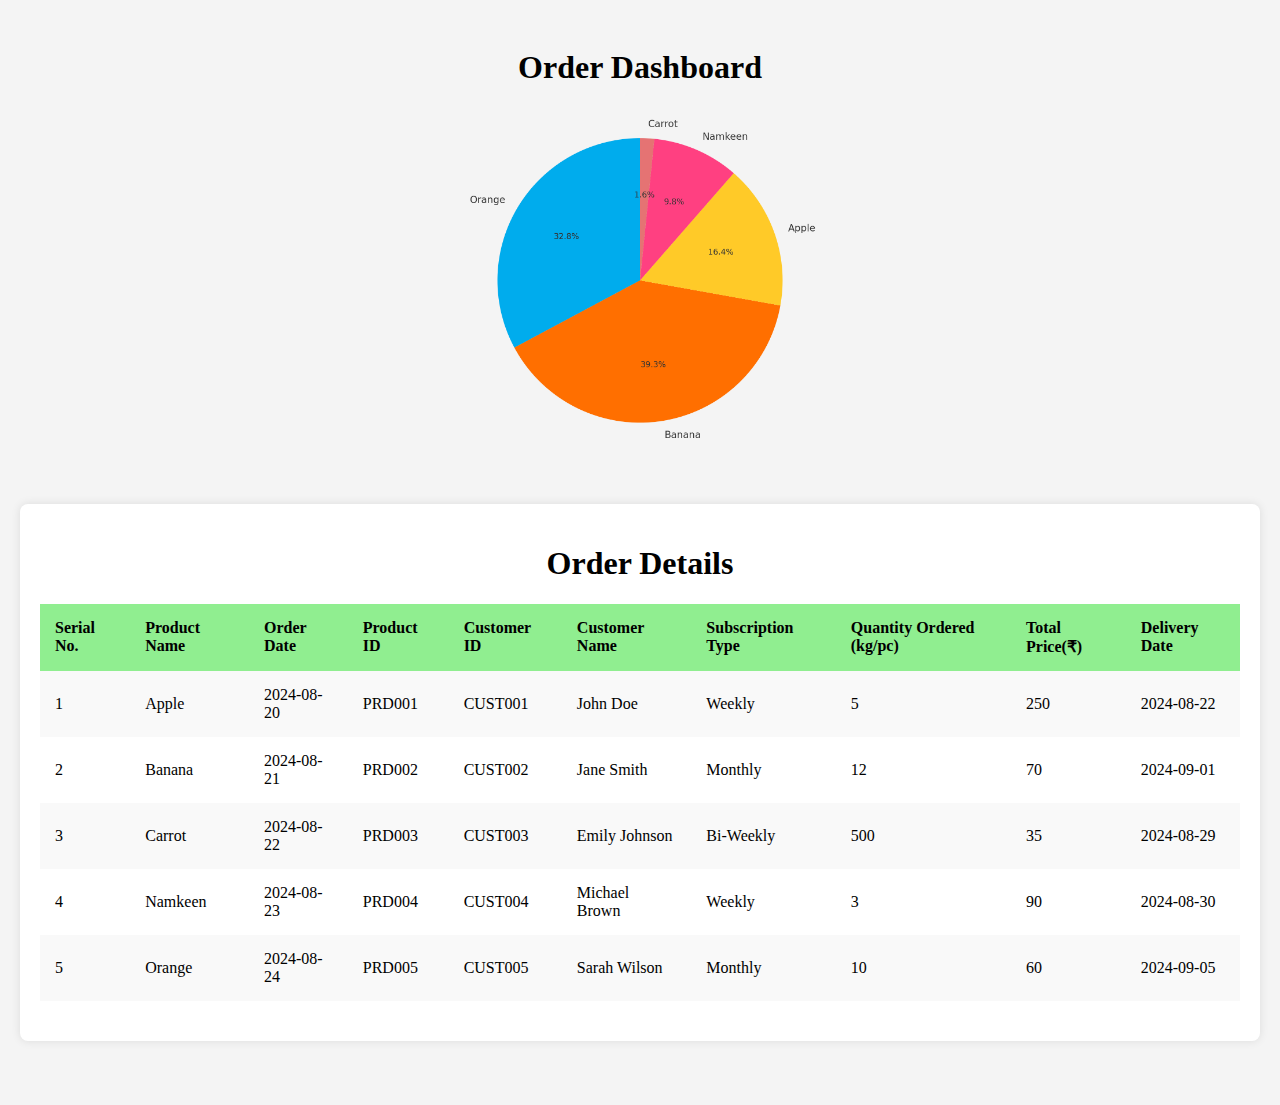
<file: admin/html/order-history.html>
<!DOCTYPE html>
<html lang="en">

<head>
    <meta charset="UTF-8">
    <meta name="viewport" content="width=device-width, initial-scale=1.0">
    <title>Order History</title>

    <style>
        .table-container {
            margin: 20px auto;
            padding: 20px;
            max-width: 1200px;
            background-color: white;
            box-shadow: 0 0 10px rgba(0, 0, 0, 0.1);
            border-radius: 8px;
        }

        table {
            width: 100%;
            border-collapse: collapse;
            margin: 20px 0;

        }

        th,
        td {
            padding: 15px;
            text-align: left;
        }

        th {
            background-color: lightgreen;
            color: black;

        }

        tr:nth-child(even) {
            background-color: #f9f9f9;
        }

        .dashboard {
            text-align: center;
            padding: 20px;

            color: black;

            margin-bottom: 20px;
        }

        .dashboard img {
            width: 30%;
            height: auto;
            margin: 0 auto;
            display: block;
            border-radius: 8px;
        }

        h1 {
            text-align: center;
        }
        body{
            background-color: #f4f4f4;
        }
    </style>
</head>

<body>

    <div class="dashboard">
        <h1>Order Dashboard</h1>
        <img src="../images/some-graph.png" class="dashboard-image" alt="Dashboard Image">
    </div>

    <div class="table-container">
        <h1>Order Details</h1>
        <table>
            <tr>
                <th>Serial No.</th>
                <th>Product Name</th>
                <th>Order Date</th>
                <th>Product ID</th>
                <th>Customer ID</th>
                <th>Customer Name</th>
                <th>Subscription Type</th>
                <th>Quantity Ordered (kg/pc)</th>
                <th>Total Price(₹)</th>
                <th>Delivery Date</th>
            </tr>
            <tr>
                <td>1</td>
                <td>Apple</td>
                <td>2024-08-20</td>
                <td>PRD001</td>
                <td>CUST001</td>
                <td>John Doe</td>
                <td>Weekly</td>
                <td>5</td>
                <td>250</td>
                <td>2024-08-22</td>
            </tr>
            <tr>
                <td>2</td>
                <td>Banana</td>
                <td>2024-08-21</td>
                <td>PRD002</td>
                <td>CUST002</td>
                <td>Jane Smith</td>
                <td>Monthly</td>
                <td>12</td>
                <td>70</td>
                <td>2024-09-01</td>
            </tr>
            <tr>
                <td>3</td>
                <td>Carrot</td>
                <td>2024-08-22</td>
                <td>PRD003</td>
                <td>CUST003</td>
                <td>Emily Johnson</td>
                <td>Bi-Weekly</td>
                <td>500</td>
                <td>35</td>
                <td>2024-08-29</td>
            </tr>
            <tr>
                <td>4</td>
                <td>Namkeen</td>
                <td>2024-08-23</td>
                <td>PRD004</td>
                <td>CUST004</td>
                <td>Michael Brown</td>
                <td>Weekly</td>
                <td>3</td>
                <td>90</td>
                <td>2024-08-30</td>
            </tr>
            <tr>
                <td>5</td>
                <td>Orange</td>
                <td>2024-08-24</td>
                <td>PRD005</td>
                <td>CUST005</td>
                <td>Sarah Wilson</td>
                <td>Monthly</td>
                <td>10</td>
                <td>60</td>
                <td>2024-09-05</td>
            </tr>
        </table>

    </div>
    <div><br></br></div>

</body>

</html>
</file>
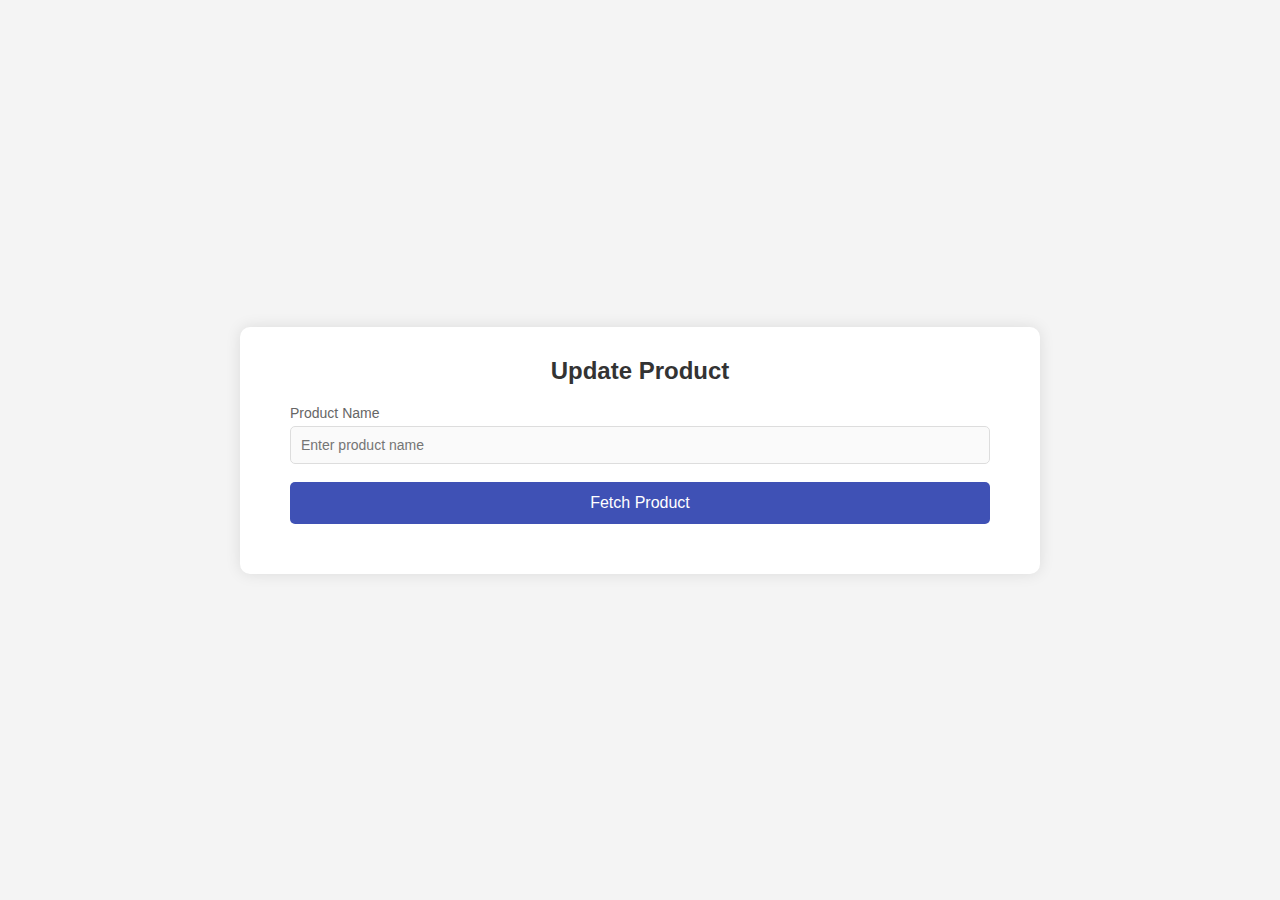
<file: admin/html/update-product.html>
<!DOCTYPE html>
<html lang="en">

<head>
    <meta charset="UTF-8">
    <meta name="viewport" content="width=device-width, initial-scale=1.0">
    <title>Update Product</title>
    <link rel="stylesheet" href="../css/add-product-style.css">
    <script defer src="../js/add-product.js"></script>
</head>

<body>
    <div class="form-container">
        <nav class="sidebar">
            <h1>Update Product</h1>
            <div class="form-group">
                <label for="searchProductName">Product Name</label>
                <input type="text" id="searchProductName" name="searchProductName" placeholder="Enter product name"
                    required><br></br>
                <button type="button" id="fetchProductBtn">Fetch Product</button>
            </div>

            <form id="updateProductForm" class="hidden">
                <div class="form-group">
                    <span type="text" id="productName" name="productName" placeholder="Enter product name" required>
                </div>

                <div class="form-group">
                    <label for="description">Description</label>
                    <textarea id="description" name="description" placeholder="Enter product description"
                        required></textarea>
                </div>

                <div class="form-group">
                    <label for="price">Price (₹)</label>
                    <input type="number" id="price" name="price" placeholder="Enter product price" required>
                </div>
                <div class="form-group">
                    <label for="quantity">Quantity</label>
                    <input type="number" id="quantity" name="quantity" placeholder="Enter quantity" required>
                </div>

                <div class="form-group">
                    <label for="subscriptionOptions">Subscription Options</label>
                    <button type="button" id="addSubscription" class="add-subscription-btn">+ Add Subscription</button>
                    <div id="subscriptionsContainer"></div>
                </div>

                <button type="submit">Update Product</button>
            </form>
        </nav>
    </div>
</body>

</html>
</file>
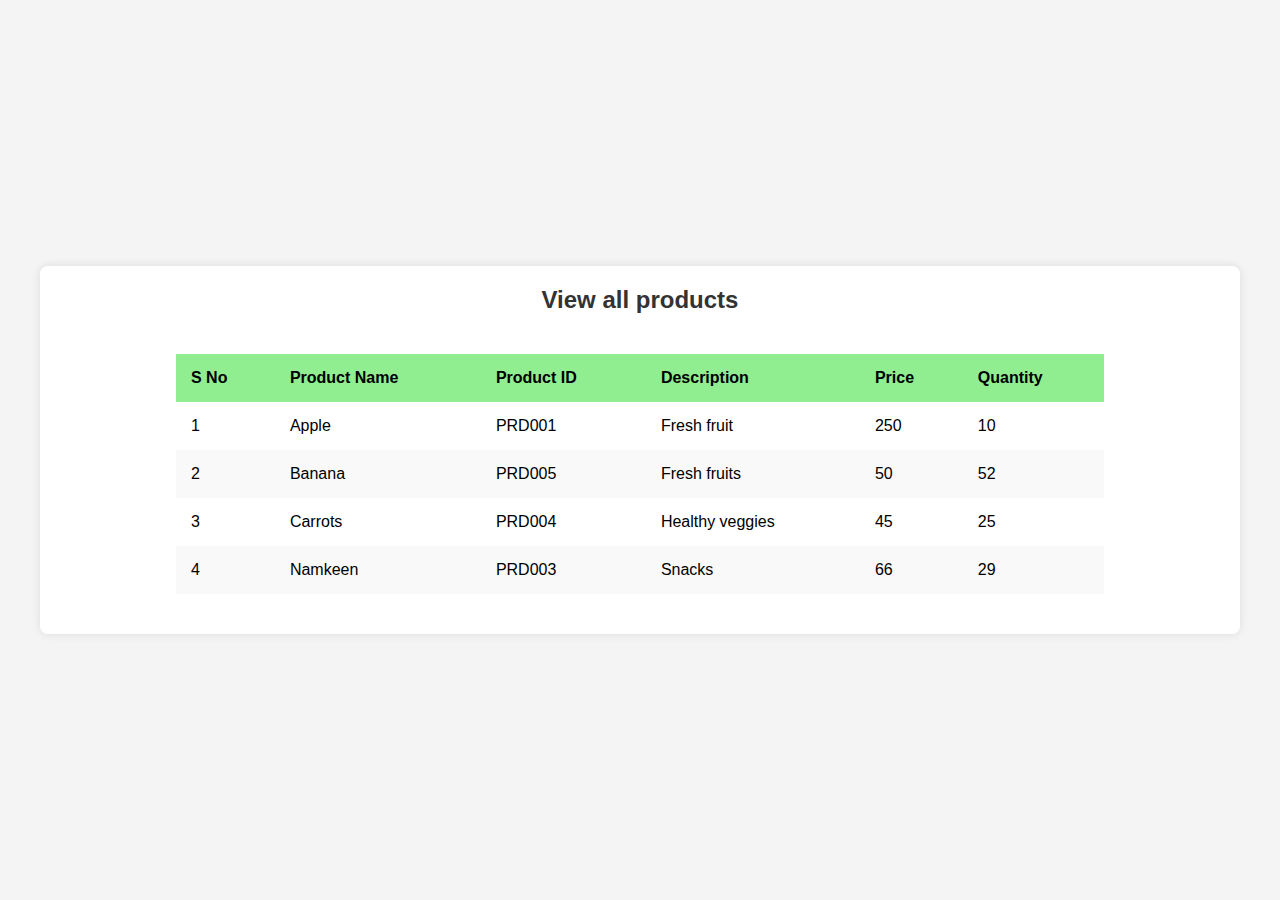
<file: admin/html/view-all-products.html>
<!DOCTYPE html>
<html lang="en">

<head>
    <meta charset="UTF-8">
    <meta name="viewport" content="width=device-width, initial-scale=1.0">
    <title>View products</title>
    <link rel="stylesheet" href="../css/add-product-style.css">
    <link rel="stylesheet" href="https://cdn.jsdelivr.net/npm/bootstrap-icons/font/bootstrap-icons.css">

    <script defer src="../js/add-product.js"></script>

</head>

<body>
    <div class="table-container" style="width: 100%; display: flex; flex-direction: column; align-items: center;">
        <h2>View all products</h2>
        <table style="width: 80%; border-collapse: collapse;">
            <thead>
                <tr>
                    <th>S No</th>
                    <th>Product Name</th>
                    <th>Product ID</th>
                    <th>Description</th>
                    <th>Price</th>
                    <th>Quantity</th>
                </tr>
            </thead>
            <tbody>
                <tr>
                    <td>1</td>
                    <td>Apple</td>
                    <td>PRD001</td>
                    <td>Fresh fruit</td>
                    <td>250</td>
                    <td>10</td>
                </tr>
                <tr>
                    <td>2</td>
                    <td>Banana</td>
                    <td>PRD005</td>
                    <td>Fresh fruits</td>
                    <td>50</td>
                    <td>52</td>
                </tr>
                <tr>
                    <td>3</td>
                    <td>Carrots</td>
                    <td>PRD004</td>
                    <td>Healthy veggies</td>
                    <td>45</td>
                    <td>25</td>
                </tr>
                <tr>
                    <td>4</td>
                    <td>Namkeen</td>
                    <td>PRD003</td>
                    <td>Snacks</td>
                    <td>66</td>
                    <td>29</td>
                </tr>
            </tbody>
        </table>
    </div>
</body>

</html>
</file>
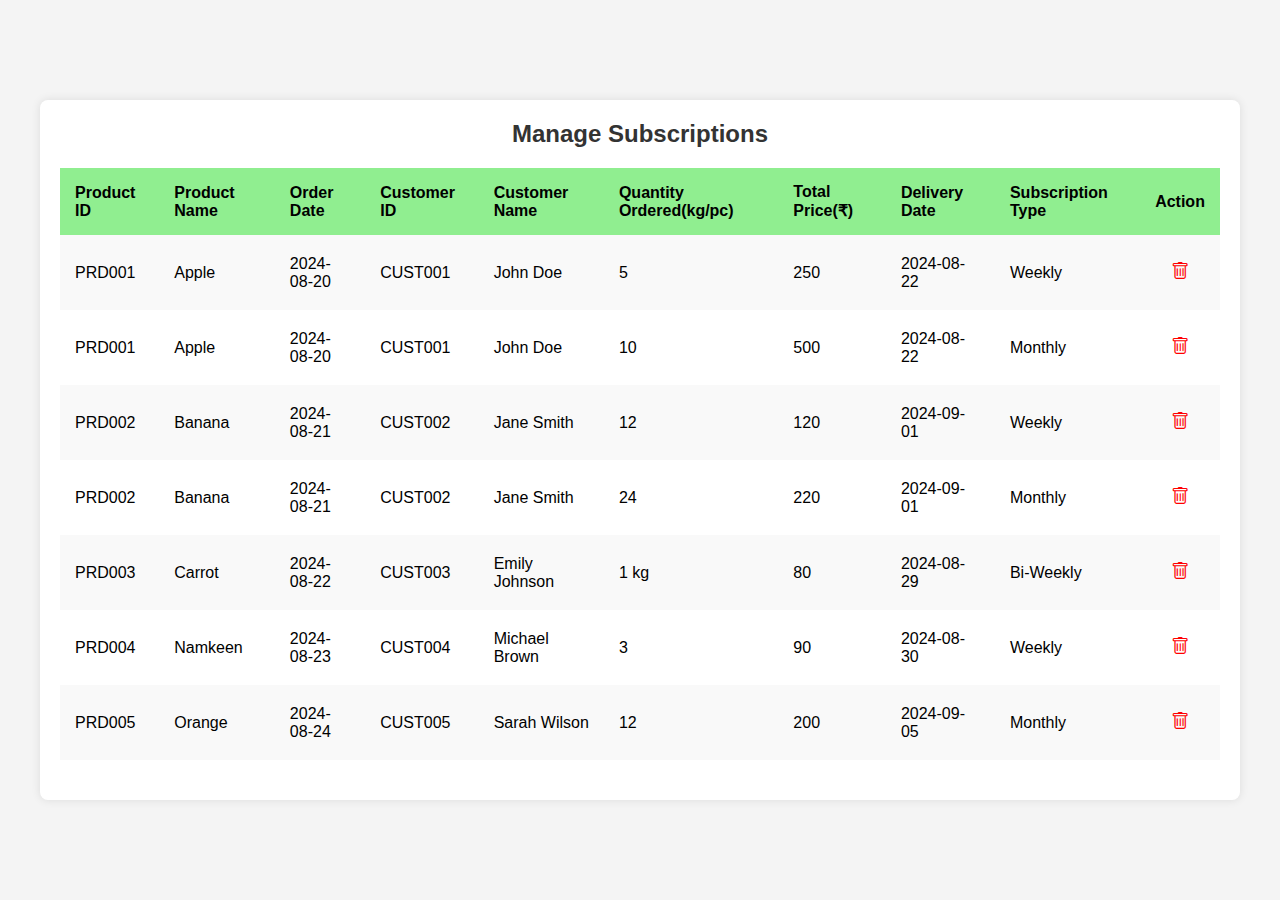
<file: admin/html/view-manage-subscription.html>
<!DOCTYPE html>
<html lang="en">

<head>
    <meta charset="UTF-8">
    <meta name="viewport" content="width=device-width, initial-scale=1.0">
    <title>Manage Subscription</title>
    <link rel="stylesheet" href="../css/add-product-style.css">
    <link rel="stylesheet" href="https://cdn.jsdelivr.net/npm/bootstrap-icons/font/bootstrap-icons.css">
    <script defer src="../js/add-product.js"></script>
</head>

<body>
    <header>        
    </header>
    <div class="table-container">
        <h2>Manage Subscriptions</h2>
        <table>
            <tr>
                <th>Product ID</th>
                <th>Product Name</th>
                <th>Order Date</th>
                <th>Customer ID</th>
                <th>Customer Name</th>
                <th>Quantity Ordered(kg/pc)</th>
                <th>Total Price(₹)</th>
                <th>Delivery Date</th>
                <th>Subscription Type</th>
                <th>Action</th>
            </tr>
            <!-- Subscription 1 for Apple -->
            <tr>
                <td>PRD001</td>
                <td>Apple</td>
                <td>2024-08-20</td>
                <td>CUST001</td>
                <td>John Doe</td>
                <td>5</td>
                <td>250</td>
                <td>2024-08-22</td>
                <td>Weekly</td>
                <td><button class="delete-btn" onclick="deleteSubscription(this)"
                        title="Delete subscription of this product"><i class="bi bi-trash"></i></button></td>
            </tr>
            
            <tr>
                <td>PRD001</td>
                <td>Apple</td>
                <td>2024-08-20</td>
                <td>CUST001</td>
                <td>John Doe</td>
                <td>10</td>
                <td>500</td>
                <td>2024-08-22</td>
                <td>Monthly</td>
                <td><button class="delete-btn" onclick="deleteSubscription(this)"
                        title="Delete subscription of this product"><i class="bi bi-trash"></i></button></td>
            </tr>
            
            <tr>
                <td>PRD002</td>
                <td>Banana</td>
                <td>2024-08-21</td>
                <td>CUST002</td>
                <td>Jane Smith</td>
                <td>12</td>
                <td>120</td>
                <td>2024-09-01</td>
                <td>Weekly</td>
                <td><button class="delete-btn" onclick="deleteSubscription(this)"
                        title="Delete subscription of this product"><i class="bi bi-trash"></i></button></td>
            </tr>
            
            <tr>
                <td>PRD002</td>
                <td>Banana</td>
                <td>2024-08-21</td>
                <td>CUST002</td>
                <td>Jane Smith</td>
                <td>24</td>
                <td>220</td>
                <td>2024-09-01</td>
                <td>Monthly</td>
                <td><button class="delete-btn" onclick="deleteSubscription(this)"
                        title="Delete subscription of this product"><i class="bi bi-trash"></i></button></td>
            </tr>
            <!-- Subscription 1 for Carrot -->
            <tr>
                <td>PRD003</td>
                <td>Carrot</td>
                <td>2024-08-22</td>
                <td>CUST003</td>
                <td>Emily Johnson</td>
                <td>1 kg</td>
                <td>80</td>
                <td>2024-08-29</td>
                <td>Bi-Weekly</td>
                <td><button class="delete-btn" onclick="deleteSubscription(this)"
                        title="Delete subscription of this product"><i class="bi bi-trash"></i></button></td>
            </tr>
            <!-- Subscription 1 for Namkeen -->
            <tr>
                <td>PRD004</td>
                <td>Namkeen</td>
                <td>2024-08-23</td>
                <td>CUST004</td>
                <td>Michael Brown</td>
                <td>3</td>
                <td>90</td>
                <td>2024-08-30</td>
                <td>Weekly</td>
                <td><button class="delete-btn" onclick="deleteSubscription(this)"
                        title="Delete subscription of this product"><i class="bi bi-trash"></i></button></td>
            </tr>
            <!-- Subscription 1 for Orange -->
            <tr>
                <td>PRD005</td>
                <td>Orange</td>
                <td>2024-08-24</td>
                <td>CUST005</td>
                <td>Sarah Wilson</td>
                <td>12</td>
                <td>200</td>
                <td>2024-09-05</td>
                <td>Monthly</td>
                <td><button class="delete-btn" onclick="deleteSubscription(this)"
                        title="Delete subscription of this product"><i class="bi bi-trash"></i></button></td>
            </tr>
        </table>

    </div>

</body>

</html>
</file>
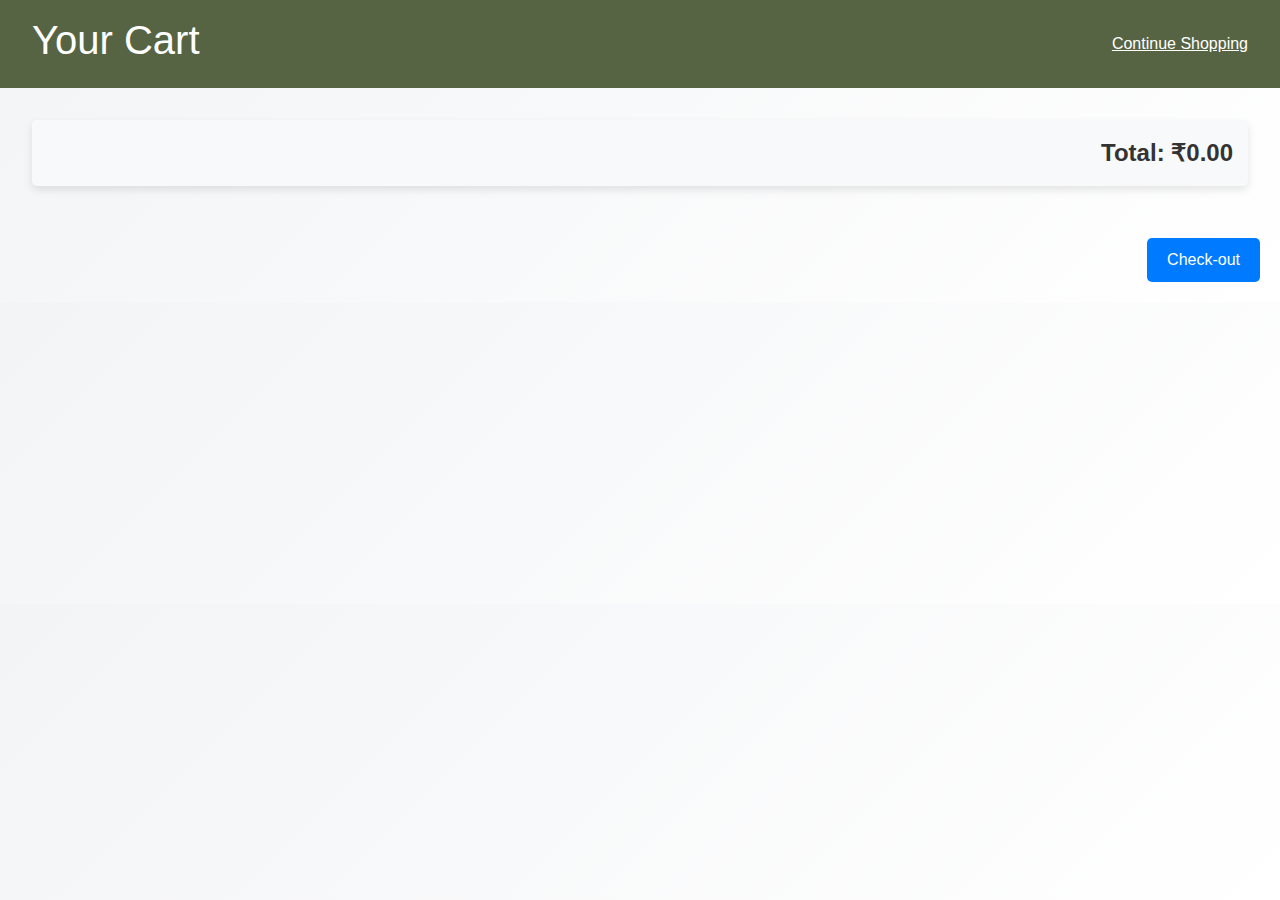
<file: customer/html/cart.html>
<!DOCTYPE html>
<html lang="en">
<head>
    <meta charset="UTF-8">
    <meta name="viewport" content="width=device-width, initial-scale=1.0">
    <title>Your Cart</title>
    <link href="https://cdn.jsdelivr.net/npm/bootstrap@5.3.0/dist/css/bootstrap.min.css" rel="stylesheet">
    <link href="../css/cart.css" rel="stylesheet">
</head>
<body>
    <header>
        <h1>Your Cart</h1>
        <a href="index.html" style="color: white;">Continue Shopping</a>
    </header>
    <main>
        <div class="cart-container">
            <div class="cart-items" id="cart-items"></div>
            <div class="cart-total" id="total-price" style="display: flex; justify-content: flex-end;align-items: center;font-size: 24px;font-weight: 700;color: #333;padding: 15px;background-color: #f8f9fa;border-radius: 5px;box-shadow: 0 4px 8px rgba(0, 0, 0, 0.1);margin-bottom: 20px;">Total: ₹0</div>
            <!-- <div class="total-price" id="total-price">Total: ₹0</div> -->
        </div>
        <div style="display: flex; justify-content: flex-end;padding: 20px;">
            <a href="prodpayment.html">
                <input type="button" id="btn" name="btn" value="Check-out" style="padding: 10px 20px;font-size: 16px;background-color: #007bff;color: white;border: none;border-radius: 5px;cursor: pointer;">
            </a>
        </div>
    </main>
    <!--<footer>
        <p>&copy; 2024 Subscription-Based Food Store. All Rights Reserved.</p>
    </footer>-->
    <script src="../js/cart.js"></script>
</body>
</html>
</file>
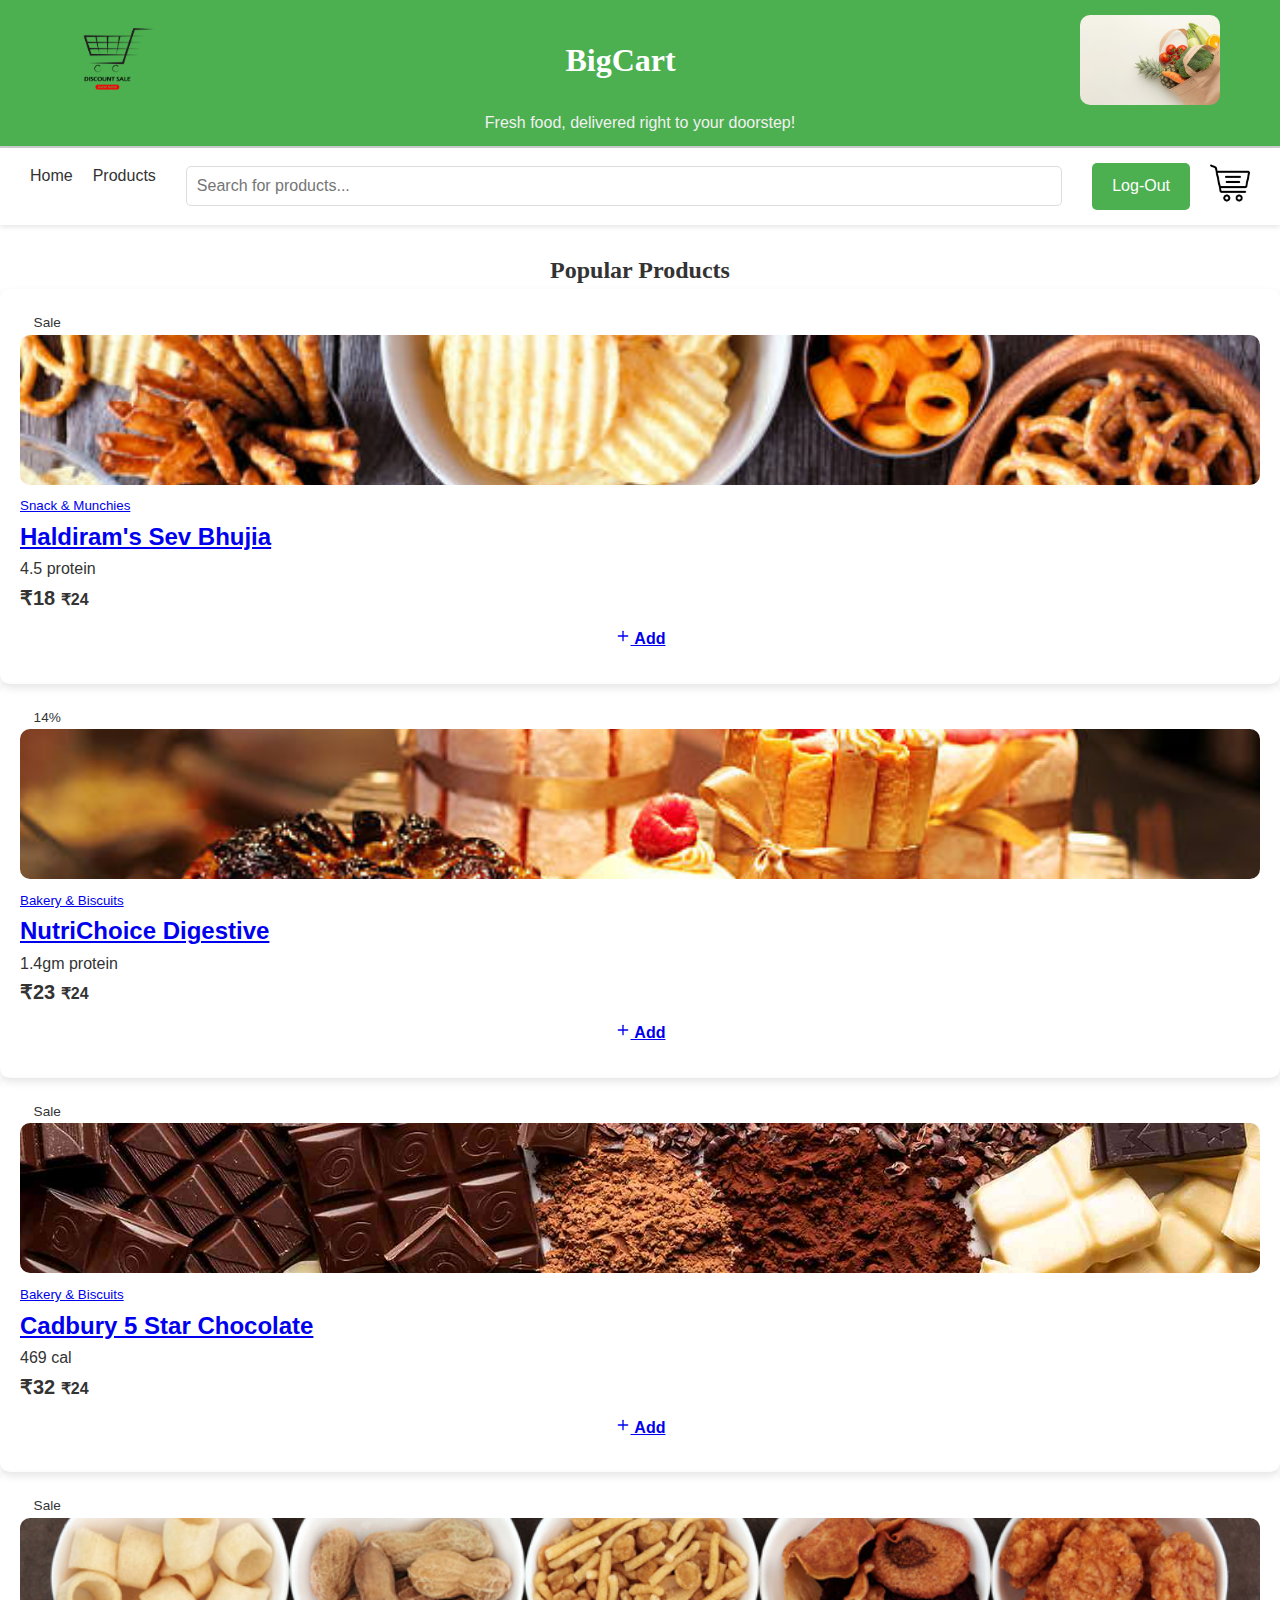
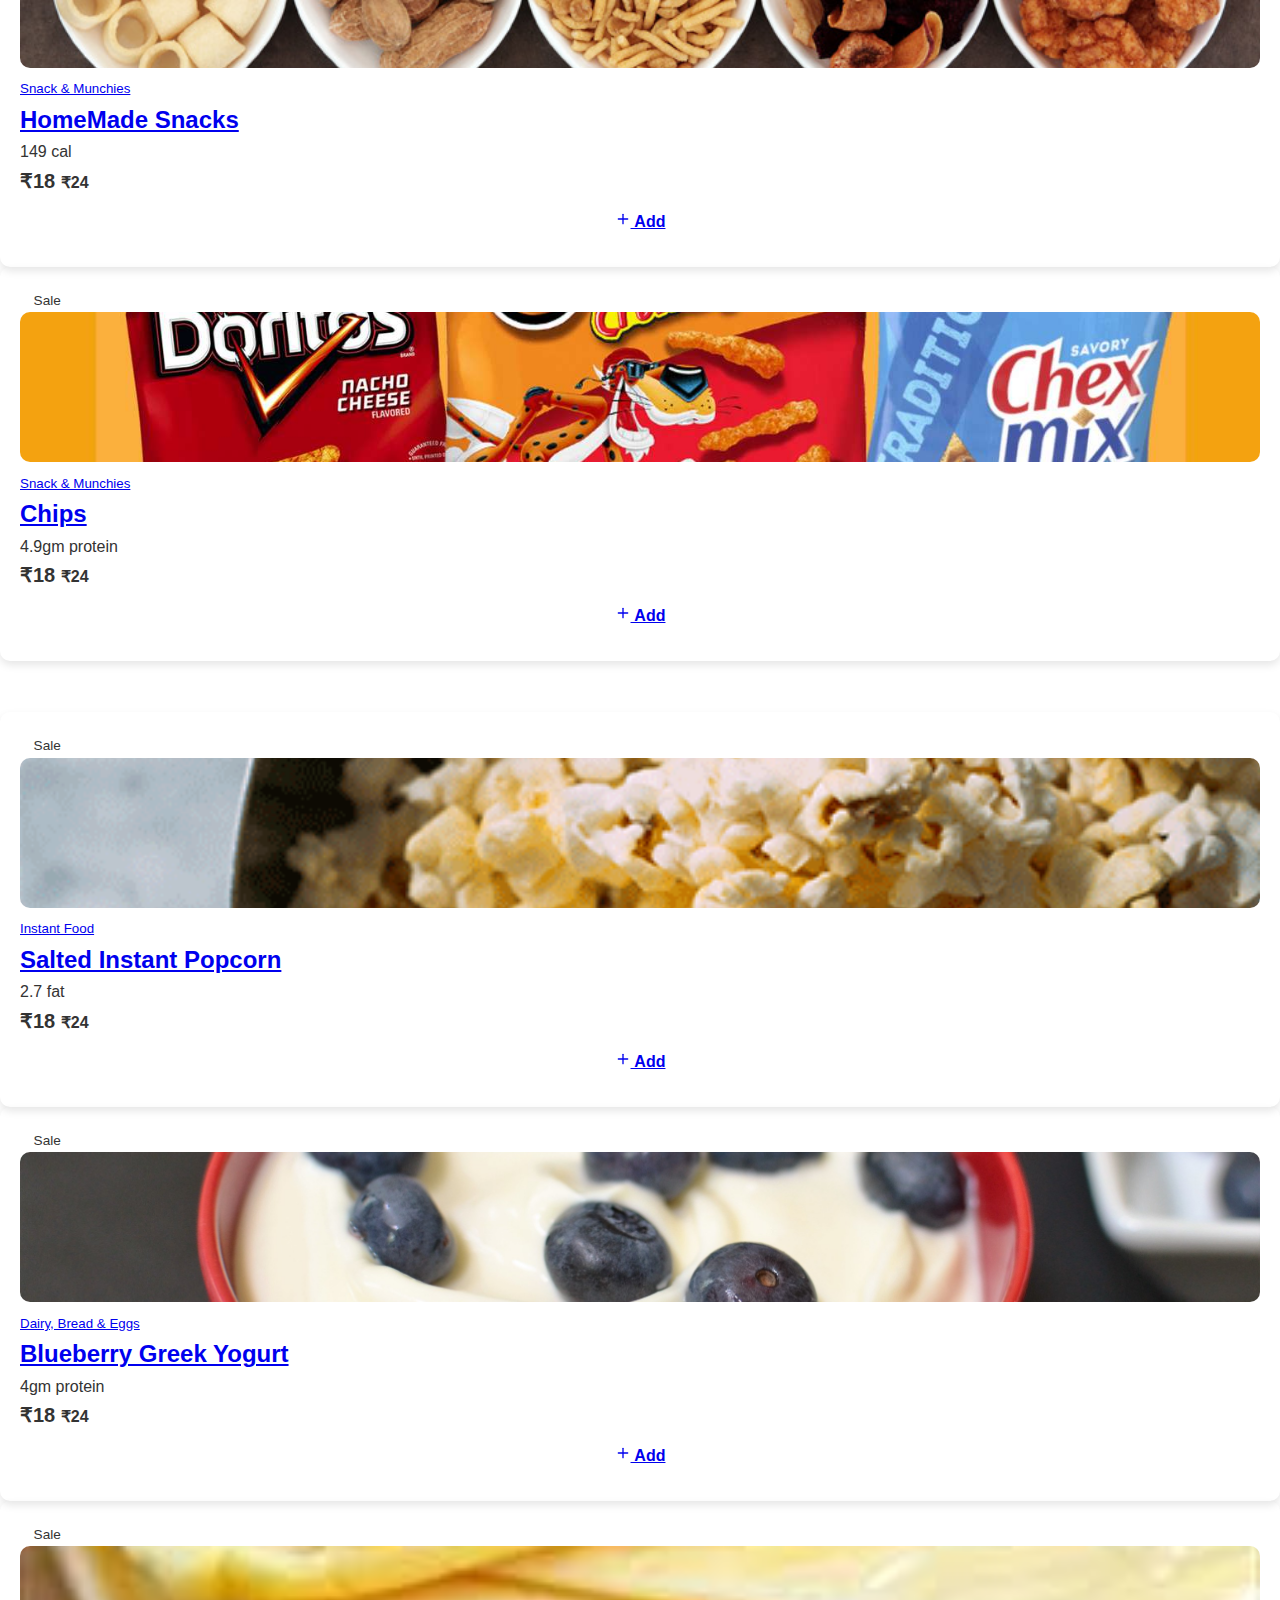
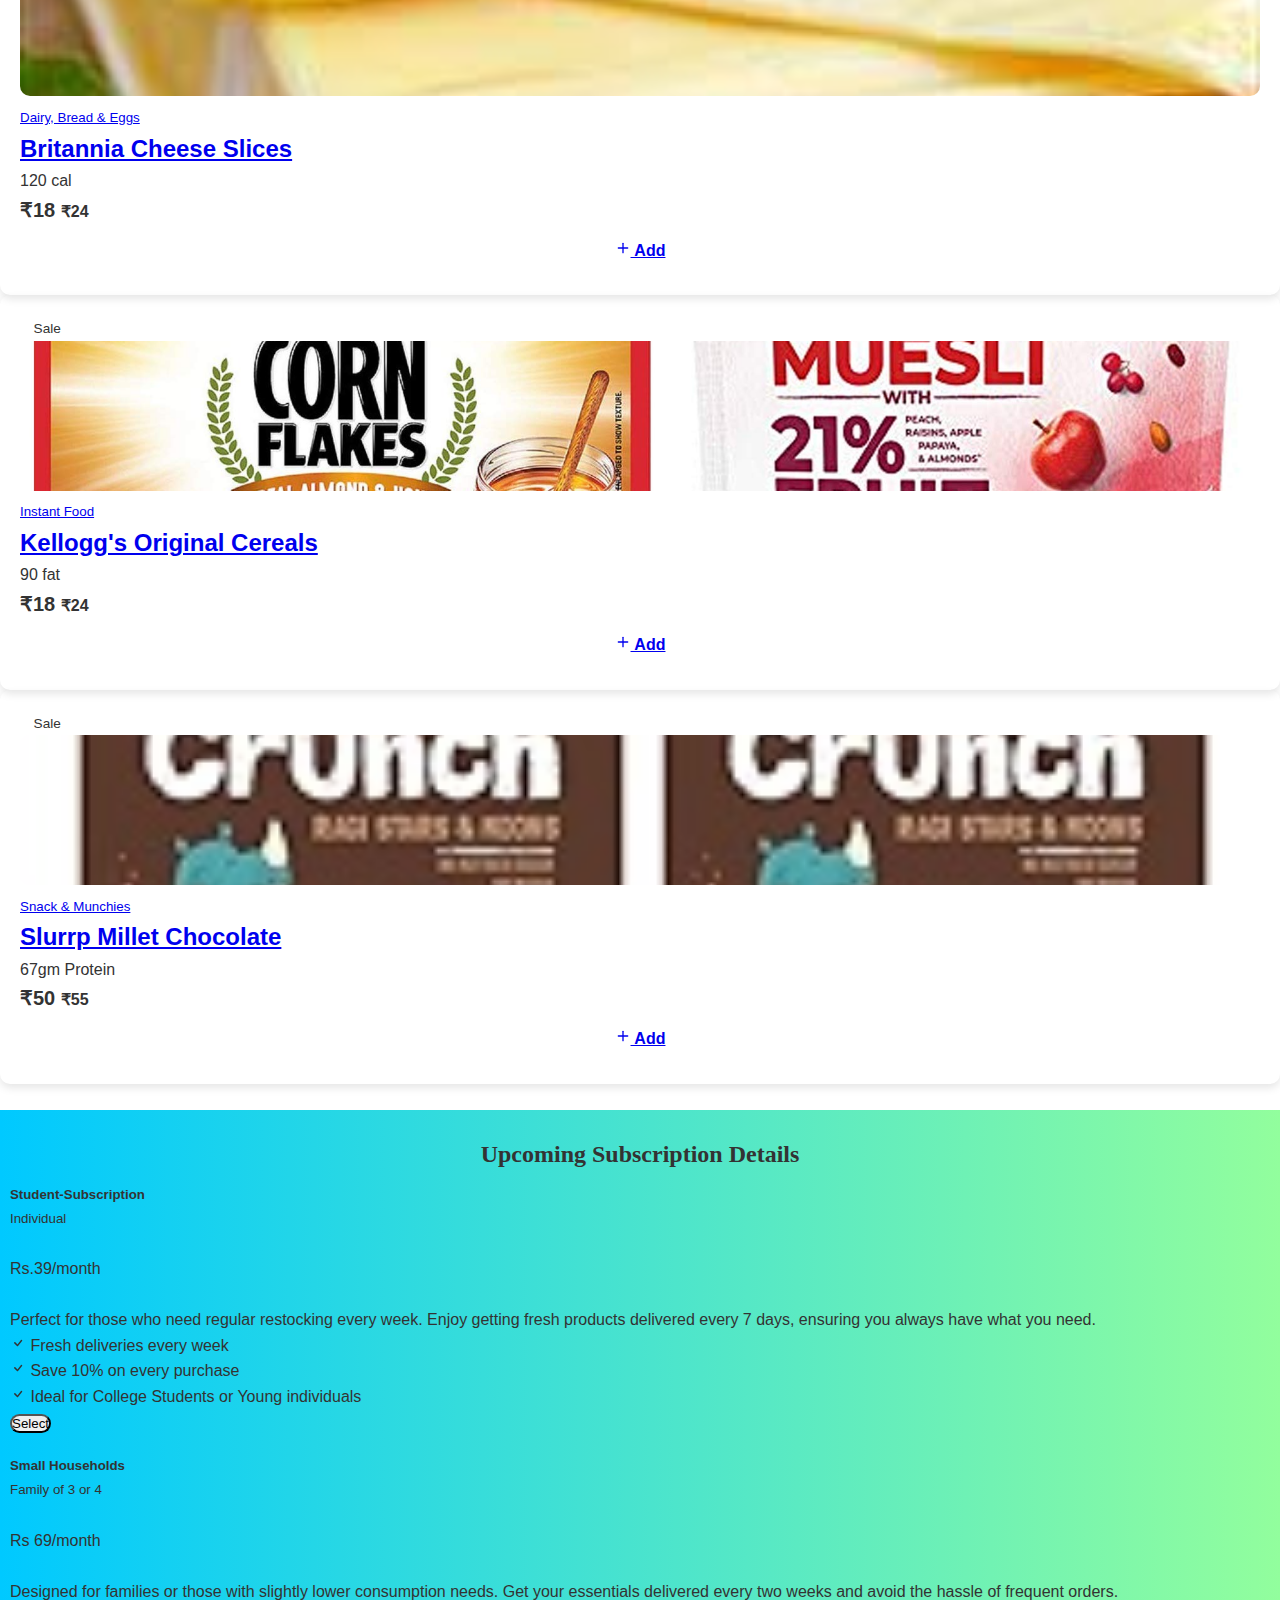
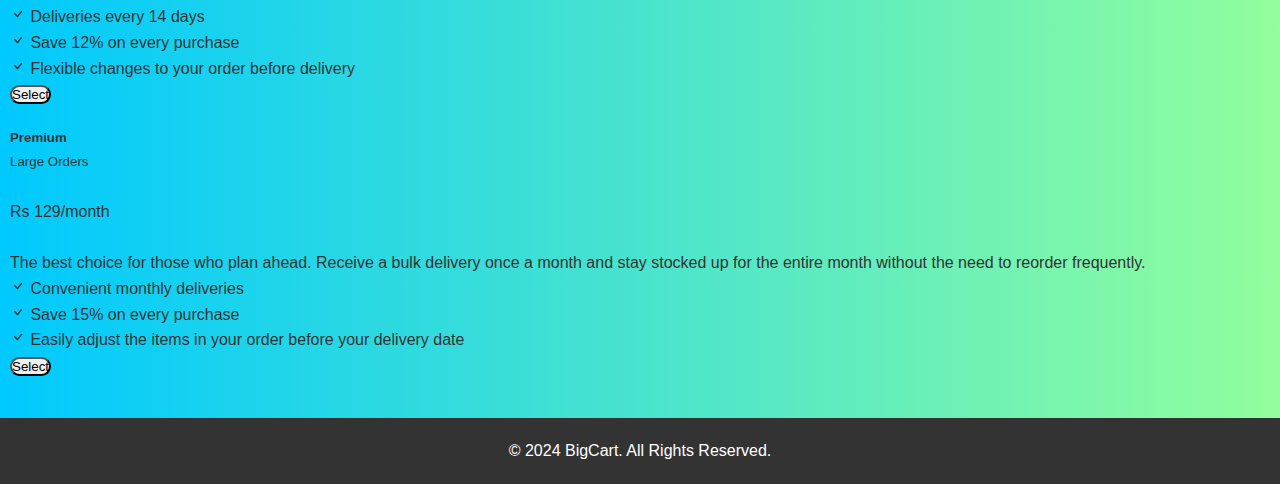
<file: customer/html/custlogout.html>
<!DOCTYPE html>
<html lang="en">

<head>
    <meta charset="UTF-8">
    <meta name="viewport" content="width=device-width, initial-scale=1.0">
    <title>Subscription-Based Food Store</title>
    <link rel="stylesheet" href="../css/style.css">
    <link href="https://cdn.jsdelivr.net/npm/bootstrap@5.0.0-beta1/dist/css/bootstrap.min.css" rel="stylesheet"
        integrity="sha384-giJF6kkoqNQ00vy+HMDP7azOuL0xtbfIcaT9wjKHr8RbDVddVHyTfAAsrekwKmP1" crossorigin="anonymous">


</head>

<body>
    <header class="saty-header">
        <div class="header-content saty-header-content">
            <img src="../../admin/images/logo-icon.png" class="logo-image saty-logo-image" alt="Logo">
            <h1 class="saty-header-title">BigCart</h1>
            <img src="../../admin/images/admin-home-image.jpg" class="admin-image saty-admin-image" alt="Admin Image">
        </div>
        <h2 class="saty-header-tagline">Fresh food, delivered right to your doorstep!</h2>
    </header>

    <nav style="background-color: white;">
        <a href="home.html" class="btn">Home</a>
        <a href="products.html" class="btn">Products</a>
        <div class="search-bar">
            <input type="text" placeholder="Search for products...">
            <i class="search-icon"></i>
        </div>
        <a href="login.html" class="login-btn">Log-Out</a>
        <a class="cart-icon" href="cart.html">
            <img src="../images/cart-icon.png" alt="Cart" style="width: 40px;">
        </a>
    </nav>

    <br>
    <div>
        <h2 style="text-align: center; font-family:Georgia, 'Times New Roman', Times, serif">Popular Products</h2>
    </div>

    <section class="my-lg-14 my-8">
        <div class="container">
            <div class="row g-4 row-cols-lg-5 row-cols-md-3 row-cols-2">
                <div class="col">
                    <div class="card card-product h-100 saty-class">
                        <div class="card-body saty-class-body text-center" data-id="1" data-name="Haldiram's Sev Bhujia"
                            data-price="18" data-image="../images/snacks.jpg">
                            <div class="position-relative">
                                <div class="position-absolute top-0 start-0">
                                    <span class="badge bg-danger saty-class-badge">Sale</span>
                                </div>
                                <a href="#!"><img src="../images/snacks.jpg" alt="Grocery Ecommerce Template"
                                        class="mb-3 img-fluid saty-class-img" /></a>
                                <div class="card-product-action">
                                    <a href="#!" class="btn-action" data-bs-toggle="modal"
                                        data-bs-target="#quickViewModal">
                                        <i class="bi bi-eye" data-bs-toggle="tooltip" data-bs-html="true"
                                            title="Quick View"></i>
                                    </a>
                                    <a href="#!" class="btn-action" data-bs-toggle="tooltip" data-bs-html="true"
                                        title="Wishlist">
                                        <i class="bi bi-heart"></i>
                                    </a>
                                    <a href="#!" class="btn-action" data-bs-toggle="tooltip" data-bs-html="true"
                                        title="Compare">
                                        <i class="bi bi-arrow-left-right"></i>
                                    </a>
                                </div>
                            </div>
                            <div class="text-small mb-1">
                                <a href="#!" class="text-decoration-none text-muted"><small>Snack & Munchies</small></a>
                            </div>
                            <h2 class="fs-6"><a href="snacks.html"
                                    class="text-inherit text-decoration-none saty-class-title">Haldiram's Sev Bhujia</a>
                            </h2>
                            <div>
                                <small class="text-warning">
                                    <i class="bi bi-star-fill"></i>
                                    <i class="bi bi-star-fill"></i>
                                    <i class="bi bi-star-fill"></i>
                                    <i class="bi bi-star-fill"></i>
                                    <i class="bi bi-star-half"></i>
                                </small>
                                <span class="text-muted small">4.5 protein</span>
                            </div>
                            <div class="d-flex justify-content-center align-items-center mt-3">
                                <div class="saty-class-price">
                                    ₹18
                                    <span class="text-decoration-line-through text-muted">₹24</span>
                                </div>
                            </div>
                            <div class="mt-2">
                                <a href="#!" class="btn btn-primary btn-sm add-to-cart saty-class-button">
                                    <svg xmlns="http://www.w3.org/2000/svg" width="16" height="16" viewBox="0 0 24 24"
                                        fill="none" stroke="currentColor" stroke-width="2" stroke-linecap="round"
                                        stroke-linejoin="round" class="feather feather-plus">
                                        <line x1="12" y1="5" x2="12" y2="19"></line>
                                        <line x1="5" y1="12" x2="19" y2="12"></line>
                                    </svg>
                                    Add
                                </a>
                            </div>
                        </div>
                    </div>
                </div>



                <div class="col">
                    <div class="card card-product h-100 saty-class">
                        <div class="card-body saty-class-body text-center" data-id="2" data-name="NutriChoice Digestive"
                            data-price="23" data-image="../images/bakery.jpg">
                            <div class="text-center position-relative">
                                <div class="position-absolute top-0 start-0">
                                    <span class="badge bg-danger saty-class-badge">14%</span>
                                </div>
                                <a href="#!"><img src="../images/bakery.jpg" alt="Grocery Ecommerce Template"
                                        class="mb-3 img-fluid saty-class-img" /></a>
                                <div class="card-product-action">
                                    <a href="#!" class="btn-action" data-bs-toggle="modal"
                                        data-bs-target="#quickViewModal">
                                        <i class="bi bi-eye" data-bs-toggle="tooltip" data-bs-html="true"
                                            title="Quick View"></i>
                                    </a>
                                    <a href="#!" class="btn-action" data-bs-toggle="tooltip" data-bs-html="true"
                                        title="Wishlist">
                                        <i class="bi bi-heart"></i>
                                    </a>
                                    <a href="#!" class="btn-action" data-bs-toggle="tooltip" data-bs-html="true"
                                        title="Compare">
                                        <i class="bi bi-arrow-left-right"></i>
                                    </a>
                                </div>
                            </div>
                            <div class="text-small mb-1">
                                <a href="#!" class="text-decoration-none text-muted"><small>Bakery &
                                        Biscuits</small></a>
                            </div>
                            <h2 class="fs-6"><a href="snacks.html"
                                    class="text-inherit text-decoration-none saty-class-title">NutriChoice
                                    Digestive</a></h2>
                            <div>
                                <small class="text-warning">
                                    <i class="bi bi-star-fill"></i>
                                    <i class="bi bi-star-fill"></i>
                                    <i class="bi bi-star-fill"></i>
                                    <i class="bi bi-star-fill"></i>
                                    <i class="bi bi-star-half"></i>
                                </small>
                                <span class="text-muted small">1.4gm protein</span>
                            </div>
                            <div class="d-flex justify-content-center align-items-center mt-3">
                                <div class="saty-class-price">
                                    ₹23
                                    <span class="text-decoration-line-through text-muted">₹24</span>
                                </div>
                            </div>
                            <div class="mt-2">
                                <a href="#!" class="btn btn-primary btn-sm add-to-cart saty-class-button">
                                    <svg xmlns="http://www.w3.org/2000/svg" width="16" height="16" viewBox="0 0 24 24"
                                        fill="none" stroke="currentColor" stroke-width="2" stroke-linecap="round"
                                        stroke-linejoin="round" class="feather feather-plus">
                                        <line x1="12" y1="5" x2="12" y2="19"></line>
                                        <line x1="5" y1="12" x2="19" y2="12"></line>
                                    </svg>
                                    Add
                                </a>
                            </div>
                        </div>
                    </div>
                    <!-- </div> -->
                </div>



                <div class="col">
                    <div class="card card-product h-100 saty-class">
                        <div class="card-body saty-class-body text-center" data-id="3"
                            data-name="Cadbury 5 Star Chocolate" data-price="32" data-image="../images/choco.jpg">
                            <div class="text-center position-relative">
                                <div class="position-absolute top-0 start-0">
                                    <span class="badge bg-danger saty-class-badge">Sale</span>
                                </div>
                                <a href="#!"><img src="../images/choco.jpg" alt="Grocery Ecommerce Template"
                                        class="mb-3 img-fluid saty-class-img" /></a>
                                <div class="card-product-action">
                                    <a href="#!" class="btn-action" data-bs-toggle="modal"
                                        data-bs-target="#quickViewModal">
                                        <i class="bi bi-eye" data-bs-toggle="tooltip" data-bs-html="true"
                                            title="Quick View"></i>
                                    </a>
                                    <a href="#!" class="btn-action" data-bs-toggle="tooltip" data-bs-html="true"
                                        title="Wishlist">
                                        <i class="bi bi-heart"></i>
                                    </a>
                                    <a href="#!" class="btn-action" data-bs-toggle="tooltip" data-bs-html="true"
                                        title="Compare">
                                        <i class="bi bi-arrow-left-right"></i>
                                    </a>
                                </div>
                            </div>
                            <div class="text-small mb-1">
                                <a href="#!" class="text-decoration-none text-muted"><small>Bakery &
                                        Biscuits</small></a>
                            </div>
                            <h2 class="fs-6"><a href="snacks.html"
                                    class="text-inherit text-decoration-none saty-class-title">Cadbury 5
                                    Star Chocolate</a></h2>
                            <div>
                                <small class="text-warning">
                                    <i class="bi bi-star-fill"></i>
                                    <i class="bi bi-star-fill"></i>
                                    <i class="bi bi-star-fill"></i>
                                    <i class="bi bi-star-fill"></i>
                                    <i class="bi bi-star-half"></i>
                                </small>
                                <span class="text-muted small">469 cal</span>
                            </div>
                            <div class="d-flex justify-content-center align-items-center mt-3">
                                <div class="saty-class-price">₹32
                                    <span class="text-decoration-line-through text-muted">₹24</span>
                                </div>
                            </div>
                            <div class="mt-2">
                                <a href="#!" class="btn btn-primary btn-sm add-to-cart saty-class-button">
                                    <svg xmlns="http://www.w3.org/2000/svg" width="16" height="16" viewBox="0 0 24 24"
                                        fill="none" stroke="currentColor" stroke-width="2" stroke-linecap="round"
                                        stroke-linejoin="round" class="feather feather-plus">
                                        <line x1="12" y1="5" x2="12" y2="19"></line>
                                        <line x1="5" y1="12" x2="19" y2="12"></line>
                                    </svg>
                                    Add
                                </a>
                            </div>
                        </div>
                    </div>
                </div>




                <div class="col">
                    <div class="card card-product h-100 saty-class">
                        <div class="card-body saty-class-body text-center" data-id="4" data-name="Homemade snacks"
                            data-price="18" data-image="../images/homemade.jpg">
                            <div class="text-center position-relative">
                                <div class="position-absolute top-0 start-0">
                                    <span class="badge bg-danger saty-class-badge">Sale</span>
                                </div>
                                <a href="#!"><img src="../images/homemade.jpg" alt="Grocery Ecommerce Template"
                                        class="mb-3 img-fluid saty-class-img" /></a>
                                <div class="card-product-action">
                                    <a href="#!" class="btn-action" data-bs-toggle="modal"
                                        data-bs-target="#quickViewModal">
                                        <i class="bi bi-eye" data-bs-toggle="tooltip" data-bs-html="true"
                                            title="Quick View"></i>
                                    </a>
                                    <a href="#!" class="btn-action" data-bs-toggle="tooltip" data-bs-html="true"
                                        title="Wishlist">
                                        <i class="bi bi-heart"></i>
                                    </a>
                                    <a href="#!" class="btn-action" data-bs-toggle="tooltip" data-bs-html="true"
                                        title="Compare">
                                        <i class="bi bi-arrow-left-right"></i>
                                    </a>
                                </div>
                            </div>
                            <div class="text-small mb-1">
                                <a href="#!" class="text-decoration-none text-muted"><small>Snack &
                                        Munchies</small></a>
                            </div>
                            <h2 class="fs-6"><a href="snacks.html"
                                    class="text-inherit text-decoration-none saty-class-title">HomeMade
                                    Snacks</a></h2>
                            <div>
                                <small class="text-warning">
                                    <i class="bi bi-star-fill"></i>
                                    <i class="bi bi-star-fill"></i>
                                    <i class="bi bi-star-fill"></i>
                                    <i class="bi bi-star-fill"></i>
                                    <i class="bi bi-star-half"></i>
                                </small>
                                <span class="text-muted small">149 cal</span>
                            </div>
                            <div class="d-flex justify-content-center align-items-center mt-3">
                                <div class="saty-class-price">₹18
                                    <span class="text-decoration-line-through text-muted">₹24</span>
                                </div>
                            </div>
                            <div class="mt-2">
                                <a href="#!" class="btn btn-primary btn-sm add-to-cart saty-class-button">
                                    <svg xmlns="http://www.w3.org/2000/svg" width="16" height="16" viewBox="0 0 24 24"
                                        fill="none" stroke="currentColor" stroke-width="2" stroke-linecap="round"
                                        stroke-linejoin="round" class="feather feather-plus">
                                        <line x1="12" y1="5" x2="12" y2="19"></line>
                                        <line x1="5" y1="12" x2="19" y2="12"></line>
                                    </svg>
                                    Add
                                </a>
                            </div>

                        </div>
                    </div>
                </div>




                <div class="col">
                    <div class="card card-product h-100 saty-class">
                        <div class="card-body saty-class-body text-center" data-name="Chips" data-id="5" data-price="18"
                            data-image="../images/chips.jpg">
                            <div class="text-center position-relative">
                                <div class="position-absolute top-0 start-0">
                                    <span class="badge bg-danger saty-class-badge">Sale</span>
                                </div>
                                <a href="#!"><img src="../images/chips.jpg" alt="Grocery Ecommerce Template"
                                        class="mb-3 img-fluid saty-class-img" /></a>
                                <div class="card-product-action">
                                    <a href="#!" class="btn-action" data-bs-toggle="modal"
                                        data-bs-target="#quickViewModal">
                                        <i class="bi bi-eye" data-bs-toggle="tooltip" data-bs-html="true"
                                            title="Quick View"></i>
                                    </a>
                                    <a href="#!" class="btn-action" data-bs-toggle="tooltip" data-bs-html="true"
                                        title="Wishlist">
                                        <i class="bi bi-heart"></i>
                                    </a>
                                    <a href="#!" class="btn-action" data-bs-toggle="tooltip" data-bs-html="true"
                                        title="Compare">
                                        <i class="bi bi-arrow-left-right"></i>
                                    </a>
                                </div>
                            </div>
                            <div class="text-small mb-1">
                                <a href="#!" class="text-decoration-none text-muted"><small>Snack &
                                        Munchies</small></a>
                            </div>
                            <h2 class="fs-6"><a href="snacks.html"
                                    class="text-inherit text-decoration-none saty-class-title">Chips</a>
                            </h2>
                            <div>
                                <small class="text-warning">
                                    <i class="bi bi-star-fill"></i>
                                    <i class="bi bi-star-fill"></i>
                                    <i class="bi bi-star-fill"></i>
                                    <i class="bi bi-star-fill"></i>
                                    <i class="bi bi-star-half"></i>
                                </small>
                                <span class="text-muted small">4.9gm protein</span>
                            </div>
                            <div class="d-flex justify-content-center align-items-center mt-3">
                                <div class="saty-class-price">₹18</span>
                                    <span class="text-decoration-line-through text-muted">₹24</span>
                                </div>
                            </div>

                            <div class="mt-2">
                                <a href="#!" class="btn btn-primary btn-sm add-to-cart saty-class-button">
                                    <svg xmlns="http://www.w3.org/2000/svg" width="16" height="16" viewBox="0 0 24 24"
                                        fill="none" stroke="currentColor" stroke-width="2" stroke-linecap="round"
                                        stroke-linejoin="round" class="feather feather-plus">
                                        <line x1="12" y1="5" x2="12" y2="19"></line>
                                        <line x1="5" y1="12" x2="19" y2="12"></line>
                                    </svg>
                                    Add
                                </a>
                                <!-- </div> -->
                            </div>
                        </div>
                    </div>
                </div>
            </div>
        </div>
        <br><br>



        <div class="container">
            <div class="row g-4 row-cols-lg-5 row-cols-md-3 row-cols-2">
                <div class="col">
                    <div class="card card-product h-100 saty-class">
                        <div class="card-body saty-class-body text-center" data-id="6" data-name="Salted Popcorn"
                            data-price="18" data-image="../images/popcorn.png">
                            <div class="text-center position-relative">
                                <div class="position-absolute top-0 start-0">
                                    <span class="badge bg-danger saty-class-badge">Sale</span>
                                </div>
                                <a href="#!"><img src="../images/popcorn.png" alt="Grocery Ecommerce Template"
                                        class="mb-3 img-fluid saty-class-img" /></a>
                                <div class="card-product-action">
                                    <a href="#!" class="btn-action" data-bs-toggle="modal"
                                        data-bs-target="#quickViewModal">
                                        <i class="bi bi-eye" data-bs-toggle="tooltip" data-bs-html="true"
                                            title="Quick View"></i>
                                    </a>
                                    <a href="#!" class="btn-action" data-bs-toggle="tooltip" data-bs-html="true"
                                        title="Wishlist">
                                        <i class="bi bi-heart"></i>
                                    </a>
                                    <a href="#!" class="btn-action" data-bs-toggle="tooltip" data-bs-html="true"
                                        title="Compare">
                                        <i class="bi bi-arrow-left-right"></i>
                                    </a>
                                </div>
                            </div>
                            <div class="text-small mb-1">
                                <a href="#!" class="text-decoration-none text-muted"><small>Instant
                                        Food</small></a>
                            </div>
                            <h2 class="fs-6"><a href="snacks.html"
                                    class="text-inherit text-decoration-none saty-class-title">Salted
                                    Instant Popcorn</a></h2>
                            <div>
                                <small class="text-warning">
                                    <i class="bi bi-star-fill"></i>
                                    <i class="bi bi-star-fill"></i>
                                    <i class="bi bi-star-fill"></i>
                                    <i class="bi bi-star-fill"></i>
                                    <i class="bi bi-star-half"></i>
                                </small>
                                <span class="text-muted small">2.7 fat</span>
                            </div>
                            <div class="d-flex justify-content-center align-items-center mt-3">
                                <div class="saty-class-price">₹18
                                    <span class="text-decoration-line-through text-muted">₹24</span>
                                </div>
                            </div>
                            <div class="mt-2">
                                <a href="#!" class="btn btn-primary btn-sm add-to-cart saty-class-button">
                                    <svg xmlns="http://www.w3.org/2000/svg" width="16" height="16" viewBox="0 0 24 24"
                                        fill="none" stroke="currentColor" stroke-width="2" stroke-linecap="round"
                                        stroke-linejoin="round" class="feather feather-plus">
                                        <line x1="12" y1="5" x2="12" y2="19"></line>
                                        <line x1="5" y1="12" x2="19" y2="12"></line>
                                    </svg>
                                    Add
                                </a>
                                <!-- </div> -->
                            </div>
                        </div>
                    </div>
                </div>



                <div class="col">
                    <div class="card card-product h-100 saty-class">
                        <div class="card-body saty-class-body text-center" data-id="7" data-name="Dairy, Bread & Eggs"
                            data-price="18" data-image="../images/greek.jpeg">
                            <div class="text-center position-relative">
                                <div class="position-absolute top-0 start-0">
                                    <span class="badge bg-danger saty-class-badge">Sale</span>
                                </div>
                                <a href="#!"><img src="../images/greek.jpeg" alt="Grocery Ecommerce Template"
                                        class="mb-3 img-fluid saty-class-img" /></a>
                                <div class="card-product-action">
                                    <a href="#!" class="btn-action" data-bs-toggle="modal"
                                        data-bs-target="#quickViewModal">
                                        <i class="bi bi-eye" data-bs-toggle="tooltip" data-bs-html="true"
                                            title="Quick View"></i>
                                    </a>
                                    <a href="#!" class="btn-action" data-bs-toggle="tooltip" data-bs-html="true"
                                        title="Wishlist">
                                        <i class="bi bi-heart"></i>
                                    </a>
                                    <a href="#!" class="btn-action" data-bs-toggle="tooltip" data-bs-html="true"
                                        title="Compare">
                                        <i class="bi bi-arrow-left-right"></i>
                                    </a>
                                </div>
                            </div>
                            <div class="text-small mb-1">
                                <a href="#!" class="text-decoration-none text-muted"><small>Dairy, Bread
                                        &
                                        Eggs</small></a>
                            </div>
                            <h2 class="fs-6"><a href="snacks.html"
                                    class="text-inherit text-decoration-none saty-class-title">Blueberry
                                    Greek Yogurt</a></h2>
                            <div>
                                <small class="text-warning">
                                    <i class="bi bi-star-fill"></i>
                                    <i class="bi bi-star-fill"></i>
                                    <i class="bi bi-star-fill"></i>
                                    <i class="bi bi-star-fill"></i>
                                    <i class="bi bi-star-half"></i>
                                </small>
                                <span class="text-muted small">4gm protein</span>
                            </div>
                            <div class="d-flex justify-content-center align-items-center mt-3">
                                <div class="saty-class-price">₹18
                                    <span class="text-decoration-line-through text-muted">₹24</span>
                                </div>
                            </div>
                            <div class="mt-2">
                                <a href="#!" class="btn btn-primary btn-sm add-to-cart saty-class-button">
                                    <svg xmlns="http://www.w3.org/2000/svg" width="16" height="16" viewBox="0 0 24 24"
                                        fill="none" stroke="currentColor" stroke-width="2" stroke-linecap="round"
                                        stroke-linejoin="round" class="feather feather-plus">
                                        <line x1="12" y1="5" x2="12" y2="19"></line>
                                        <line x1="5" y1="12" x2="19" y2="12"></line>
                                    </svg>
                                    Add
                                </a>
                            </div>
                            <!-- </div> -->
                        </div>
                    </div>
                </div>



                <div class="col">
                    <div class="card card-product h-100 saty-class">
                        <div class="card-body saty-class-body text-center" data-id="8" data-name="Dairy, Bread & Eggs"
                            data-price="18" data-image="../images/cheese.jpg">
                            <div class="text-center position-relative">
                                <div class="position-absolute top-0 start-0">
                                    <span class="badge bg-danger saty-class-badge">Sale</span>
                                </div>
                                <a href="#!"><img src="../images/cheese.jpg" alt="Grocery Ecommerce Template"
                                        class="mb-3 img-fluid saty-class-img" /></a>
                                <div class="card-product-action">
                                    <a href="#!" class="btn-action" data-bs-toggle="modal"
                                        data-bs-target="#quickViewModal">
                                        <i class="bi bi-eye" data-bs-toggle="tooltip" data-bs-html="true"
                                            title="Quick View"></i>
                                    </a>
                                    <a href="#!" class="btn-action" data-bs-toggle="tooltip" data-bs-html="true"
                                        title="Wishlist">
                                        <i class="bi bi-heart"></i>
                                    </a>
                                    <a href="#!" class="btn-action" data-bs-toggle="tooltip" data-bs-html="true"
                                        title="Compare">
                                        <i class="bi bi-arrow-left-right"></i>
                                    </a>
                                </div>
                            </div>
                            <div class="text-small mb-1">
                                <a href="#!" class="text-decoration-none text-muted"><small>Dairy,
                                        Bread &
                                        Eggs</small></a>
                            </div>
                            <h2 class="fs-6"><a href="snacks.html"
                                    class="text-inherit text-decoration-none saty-class-title">Britannia
                                    Cheese Slices</a></h2>
                            <div>
                                <small class="text-warning">
                                    <i class="bi bi-star-fill"></i>
                                    <i class="bi bi-star-fill"></i>
                                    <i class="bi bi-star-fill"></i>
                                    <i class="bi bi-star-fill"></i>
                                    <i class="bi bi-star-half"></i>
                                </small>
                                <span class="text-muted small">120 cal</span>
                            </div>
                            <div class="d-flex justify-content-center align-items-center mt-3">
                                <div class="saty-class-price">₹18
                                    <span class="text-decoration-line-through text-muted">₹24</span>
                                </div>
                            </div>
                            <div class="mt-2">
                                <a href="#!" class="btn btn-primary btn-sm add-to-cart saty-class-button">
                                    <svg xmlns="http://www.w3.org/2000/svg" width="16" height="16" viewBox="0 0 24 24"
                                        fill="none" stroke="currentColor" stroke-width="2" stroke-linecap="round"
                                        stroke-linejoin="round" class="feather feather-plus">
                                        <line x1="12" y1="5" x2="12" y2="19"></line>
                                        <line x1="5" y1="12" x2="19" y2="12"></line>
                                    </svg>
                                    Add
                                </a>
                            </div>
                        </div>
                    </div>
                    <!-- </div> -->
                </div>




                <div class="col">
                    <div class="card card-product h-100 saty-class">
                        <div class="card-body saty-class-body text-center" data-id="9" data-name="Instant Food"
                            data-price="18" data-image="../images/kellogs.jpg">
                            <div class="text-center position-relative">
                                <div class="position-absolute top-0 start-0">
                                    <span class="badge bg-danger saty-class-badge">Sale</span>
                                </div>
                                <a href="#!"><img src="../images/kellogs.jpg" alt="Grocery Ecommerce Template"
                                        class="mb-3 img-fluid saty-class-img" /></a>
                                <div class="card-product-action">
                                    <a href="#!" class="btn-action" data-bs-toggle="modal"
                                        data-bs-target="#quickViewModal">
                                        <i class="bi bi-eye" data-bs-toggle="tooltip" data-bs-html="true"
                                            title="Quick View"></i>
                                    </a>
                                    <a href="#!" class="btn-action" data-bs-toggle="tooltip" data-bs-html="true"
                                        title="Wishlist">
                                        <i class="bi bi-heart"></i>
                                    </a>
                                    <a href="#!" class="btn-action" data-bs-toggle="tooltip" data-bs-html="true"
                                        title="Compare">
                                        <i class="bi bi-arrow-left-right"></i>
                                    </a>
                                </div>
                            </div>
                            <div class="text-small mb-1">
                                <a href="#!" class="text-decoration-none text-muted"><small>Instant
                                        Food</small></a>
                            </div>
                            <h2 class="fs-6"><a href="snacks.html"
                                    class="text-inherit text-decoration-none saty-class-title">Kellogg's
                                    Original Cereals</a></h2>
                            <div>
                                <small class="text-warning">
                                    <i class="bi bi-star-fill"></i>
                                    <i class="bi bi-star-fill"></i>
                                    <i class="bi bi-star-fill"></i>
                                    <i class="bi bi-star-fill"></i>
                                    <i class="bi bi-star-half"></i>
                                </small>
                                <span class="text-muted small">90 fat</span>
                            </div>
                            <div class="d-flex justify-content-center align-items-center mt-3">
                                <div class="saty-class-price">₹18
                                    <span class="text-decoration-line-through text-muted">₹24</span>
                                </div>
                            </div>
                            <div class="mt-2">
                                <a href="#!" class="btn btn-primary btn-sm add-to-cart saty-class-button">
                                    <svg xmlns="http://www.w3.org/2000/svg" width="16" height="16" viewBox="0 0 24 24"
                                        fill="none" stroke="currentColor" stroke-width="2" stroke-linecap="round"
                                        stroke-linejoin="round" class="feather feather-plus">
                                        <line x1="12" y1="5" x2="12" y2="19"></line>
                                        <line x1="5" y1="12" x2="19" y2="12"></line>
                                    </svg>
                                    Add
                                </a>
                            </div>
                            <!-- </div> -->
                        </div>
                    </div>
                </div>




                <div class="col">
                    <div class="card card-product h-100 saty-class">
                        <div class="card-body saty-class-body text-center" data-id="10" data-name="Snacks & Munchies"
                            data-price="50" data-image="../images/cereal.jpg">
                            <div class="text-center position-relative">
                                <div class="position-absolute top-0 start-0">
                                    <span class="badge bg-danger saty-class-badge">Sale</span>
                                </div>
                                <a href="#!"><img src="../images/cereal.jpg" alt="Grocery Ecommerce Template"
                                        class="mb-3 img-fluid saty-class-img" /></a>
                                <div class="card-product-action">
                                    <a href="#!" class="btn-action" data-bs-toggle="modal"
                                        data-bs-target="#quickViewModal">
                                        <i class="bi bi-eye" data-bs-toggle="tooltip" data-bs-html="true"
                                            title="Quick View"></i>
                                    </a>
                                    <a href="#!" class="btn-action" data-bs-toggle="tooltip" data-bs-html="true"
                                        title="Wishlist">
                                        <i class="bi bi-heart"></i>
                                    </a>
                                    <a href="#!" class="btn-action" data-bs-toggle="tooltip" data-bs-html="true"
                                        title="Compare">
                                        <i class="bi bi-arrow-left-right"></i>
                                    </a>
                                </div>
                            </div>
                            <div class="text-small mb-1">
                                <a href="#!" class="text-decoration-none text-muted"><small>Snack &
                                        Munchies</small></a>
                            </div>
                            <h2 class="fs-6"><a href="snacks.html"
                                    class="text-inherit text-decoration-none saty-class-title">Slurrp
                                    Millet Chocolate</a></h2>
                            <div>
                                <small class="text-warning">
                                    <i class="bi bi-star-fill"></i>
                                    <i class="bi bi-star-fill"></i>
                                    <i class="bi bi-star-fill"></i>
                                    <i class="bi bi-star-fill"></i>
                                    <i class="bi bi-star-half"></i>
                                </small>
                                <span class="text-muted small">67gm Protein</span>
                            </div>
                            <div class="d-flex justify-content-center align-items-center mt-3">
                                <div class="saty-class-price">₹50
                                    <!-- <br> -->
                                    <span class="text-decoration-line-through text-muted">₹55</span>
                                </div>
                            </div>
                            <div class="mt-2">
                                <a href="#!" class="btn btn-primary btn-sm add-to-cart saty-class-button">
                                    <svg xmlns="http://www.w3.org/2000/svg" width="16" height="16" viewBox="0 0 24 24"
                                        fill="none" stroke="currentColor" stroke-width="2" stroke-linecap="round"
                                        stroke-linejoin="round" class="feather feather-plus">
                                        <line x1="12" y1="5" x2="12" y2="19"></line>
                                        <line x1="5" y1="12" x2="19" y2="12"></line>
                                    </svg>
                                    Add
                                </a>
                            </div>
                            <!-- </div> -->
                        </div>
                    </div>
                </div>
            </div>
        </div>

    </section>
    <br>

    <div class="container-fluid" style="background: linear-gradient(90deg, #00C9FF 0%, #92FE9D 100%);">
        <br>
        <div>
            <h2 style="text-align: center; font-family:Georgia, 'Times New Roman', Times, serif">Upcoming Subscription
                Details
            </h2>
        </div>
        <div class="container p-5">
            <div class="row">
                <div class="col-lg-4 col-md-12 mb-4">
                    <div class="card h-100 shadow-lg">
                        <div class="card-body">
                            <div class="text-center p-3">
                                <h5 class="card-title">Student-Subscription</h5>
                                <small>Individual</small>
                                <br><br>
                                <span class="h2">Rs.39</span>/month
                                <br><br>
                            </div>
                            <p class="card-text">Perfect for those who need regular restocking every week. Enjoy getting
                                fresh products delivered every 7 days, ensuring you always have what you need.</p>
                        </div>
                        <ul class="list-group list-group-flush">
                            <li class="list-group-item"><svg xmlns="http://www.w3.org/2000/svg" width="16" height="16"
                                    fill="currentColor" class="bi bi-check" viewBox="0 0 16 16">
                                    <path
                                        d="M10.97 4.97a.75.75 0 0 1 1.07 1.05l-3.99 4.99a.75.75 0 0 1-1.08.02L4.324 8.384a.75.75 0 1 1 1.06-1.06l2.094 2.093 3.473-4.425a.267.267 0 0 1 .02-.022z" />
                                </svg> Fresh deliveries every week</li>
                            <li class="list-group-item"><svg xmlns="http://www.w3.org/2000/svg" width="16" height="16"
                                    fill="currentColor" class="bi bi-check" viewBox="0 0 16 16">
                                    <path
                                        d="M10.97 4.97a.75.75 0 0 1 1.07 1.05l-3.99 4.99a.75.75 0 0 1-1.08.02L4.324 8.384a.75.75 0 1 1 1.06-1.06l2.094 2.093 3.473-4.425a.267.267 0 0 1 .02-.022z" />
                                </svg> Save 10% on every purchase</li>
                            <li class="list-group-item"><svg xmlns="http://www.w3.org/2000/svg" width="16" height="16"
                                    fill="currentColor" class="bi bi-check" viewBox="0 0 16 16">
                                    <path
                                        d="M10.97 4.97a.75.75 0 0 1 1.07 1.05l-3.99 4.99a.75.75 0 0 1-1.08.02L4.324 8.384a.75.75 0 1 1 1.06-1.06l2.094 2.093 3.473-4.425a.267.267 0 0 1 .02-.022z" />
                                </svg> Ideal for College Students or Young individuals</li>
                        </ul>
                        <div class="card-body text-center">
                            <button class="btn btn-outline-primary btn-lg" style="border-radius:30px"
                                onclick="redirectToPayment('Student-Subscription', 39)">Select</button>
                        </div>
                    </div>
                </div>
                <div class="col-lg-4 col-md-12 mb-4">
                    <div class="card h-100 shadow-lg">
                        <div class="card-body">
                            <div class="text-center p-3">
                                <h5 class="card-title">Small Households</h5>
                                <small>Family of 3 or 4</small>
                                <br><br>
                                <span class="h2">Rs 69</span>/month
                                <br><br>
                            </div>
                            <p class="card-text">Designed for families or those with slightly lower consumption needs.
                                Get your essentials delivered every two weeks and avoid the hassle of frequent orders.
                            </p>
                        </div>
                        <ul class="list-group list-group-flush">
                            <li class="list-group-item"><svg xmlns="http://www.w3.org/2000/svg" width="16" height="16"
                                    fill="currentColor" class="bi bi-check" viewBox="0 0 16 16">
                                    <path
                                        d="M10.97 4.97a.75.75 0 0 1 1.07 1.05l-3.99 4.99a.75.75 0 0 1-1.08.02L4.324 8.384a.75.75 0 1 1 1.06-1.06l2.094 2.093 3.473-4.425a.267.267 0 0 1 .02-.022z" />
                                </svg> Deliveries every 14 days</li>
                            <li class="list-group-item"><svg xmlns="http://www.w3.org/2000/svg" width="16" height="16"
                                    fill="currentColor" class="bi bi-check" viewBox="0 0 16 16">
                                    <path
                                        d="M10.97 4.97a.75.75 0 0 1 1.07 1.05l-3.99 4.99a.75.75 0 0 1-1.08.02L4.324 8.384a.75.75 0 1 1 1.06-1.06l2.094 2.093 3.473-4.425a.267.267 0 0 1 .02-.022z" />
                                </svg> Save 12% on every purchase</li>
                            <li class="list-group-item"><svg xmlns="http://www.w3.org/2000/svg" width="16" height="16"
                                    fill="currentColor" class="bi bi-check" viewBox="0 0 16 16">
                                    <path
                                        d="M10.97 4.97a.75.75 0 0 1 1.07 1.05l-3.99 4.99a.75.75 0 0 1-1.08.02L4.324 8.384a.75.75 0 1 1 1.06-1.06l2.094 2.093 3.473-4.425a.267.267 0 0 1 .02-.022z" />
                                </svg> Flexible changes to your order before delivery</li>
                        </ul>
                        <div class="card-body text-center">
                            <button class="btn btn-outline-primary btn-lg" style="border-radius:30px"
                                onclick="redirectToPayment('Small Households', 69)">Select</button>
                        </div>
                    </div>
                </div>
                <div class="col-lg-4 col-md-12 mb-4">
                    <div class="card h-100 shadow-lg">
                        <div class="card-body">
                            <div class="text-center p-3">
                                <h5 class="card-title">Premium</h5>
                                <small>Large Orders</small>
                                <br><br>
                                <span class="h2">Rs 129</span>/month
                                <br><br>
                            </div>
                            <p class="card-text">The best choice for those who plan ahead. Receive a bulk delivery once
                                a month and stay stocked up for the entire month without the need to reorder frequently.
                            </p>
                        </div>
                        <ul class="list-group list-group-flush">
                            <li class="list-group-item"><svg xmlns="http://www.w3.org/2000/svg" width="16" height="16"
                                    fill="currentColor" class="bi bi-check" viewBox="0 0 16 16">
                                    <path
                                        d="M10.97 4.97a.75.75 0 0 1 1.07 1.05l-3.99 4.99a.75.75 0 0 1-1.08.02L4.324 8.384a.75.75 0 1 1 1.06-1.06l2.094 2.093 3.473-4.425a.267.267 0 0 1 .02-.022z" />
                                </svg> Convenient monthly deliveries</li>
                            <li class="list-group-item"><svg xmlns="http://www.w3.org/2000/svg" width="16" height="16"
                                    fill="currentColor" class="bi bi-check" viewBox="0 0 16 16">
                                    <path
                                        d="M10.97 4.97a.75.75 0 0 1 1.07 1.05l-3.99 4.99a.75.75 0 0 1-1.08.02L4.324 8.384a.75.75 0 1 1 1.06-1.06l2.094 2.093 3.473-4.425a.267.267 0 0 1 .02-.022z" />
                                </svg> Save 15% on every purchase</li>
                            <li class="list-group-item"><svg xmlns="http://www.w3.org/2000/svg" width="16" height="16"
                                    fill="currentColor" class="bi bi-check" viewBox="0 0 16 16">
                                    <path
                                        d="M10.97 4.97a.75.75 0 0 1 1.07 1.05l-3.99 4.99a.75.75 0 0 1-1.08.02L4.324 8.384a.75.75 0 1 1 1.06-1.06l2.094 2.093 3.473-4.425a.267.267 0 0 1 .02-.022z" />
                                </svg> Easily adjust the items in your order before your delivery date</li>
                        </ul>
                        <div class="card-body text-center">
                            <button class="btn btn-outline-primary btn-lg" style="border-radius:30px"
                                onclick="redirectToPayment('Premium', 129)">Select</button>
                        </div>
                    </div>
                </div>
            </div>
        </div>
        <footer>
            <p>&copy; 2024 BigCart. All Rights Reserved.</p>
        </footer>

        <script src="../js/index.js">

        </script>
        <script src="https://cdn.jsdelivr.net/npm/bootstrap@5.0.0-beta1/dist/js/bootstrap.bundle.min.js"
            integrity="sha384-ygbV9kiqUc6oa4msXn9868pTtWMgiQaeYH7/t7LECLbyPA2x65Kgf80OJFdroafW"
            crossorigin="anonymous"></script>

</body>

</html>
</file>
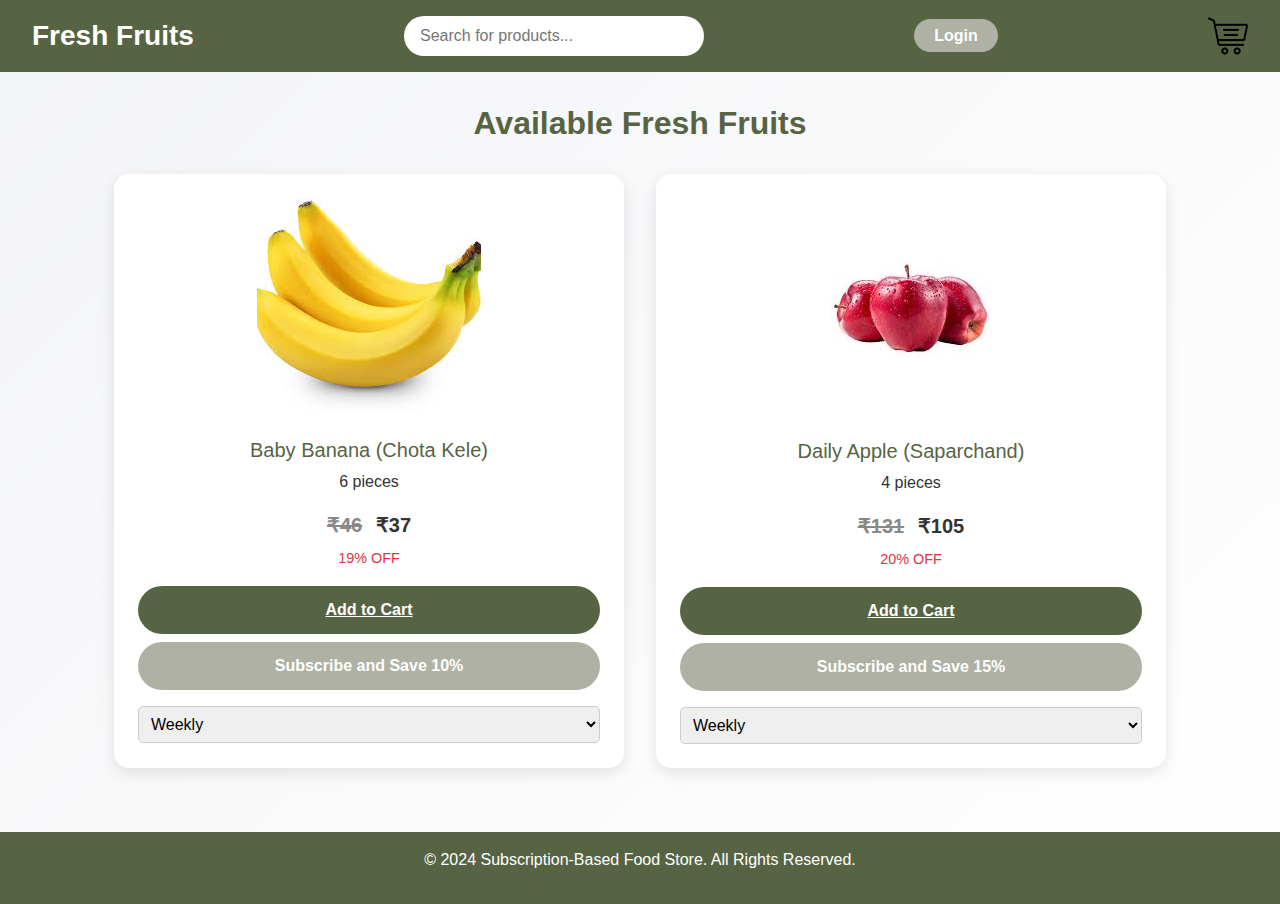
<file: customer/html/fruits.html>
<!DOCTYPE html>
<html lang="en">

<head>
    <meta charset="UTF-8">
    <meta name="viewport" content="width=device-width, initial-scale=1.0">
    <title>Fresh Fruits - Subscription-Based Food Store</title>
    
    <link href="https://stackpath.bootstrapcdn.com/bootstrap/5.3.0/css/bootstrap.min.css" rel="stylesheet">
    <link rel="stylesheet" href="../css/fruits.css"  
</head>

<body>
      <header>
            <div class="logo">
                <h1>Fresh Fruits</h1>
            </div>
            <div class="search-bar">
                <input type="text" placeholder="Search for products...">
            </div>
            <div class="login-btn-container">
                <a href="login.html" class="login-btn">Login</a>
            </div>
            <div class="cart-icon">
                <a href="cart.html">
                    <img src="../images/cart-icon.png" alt="Cart" style="width: 40px;">
                </a>
            </div>
        </header>

    <main>
        <div class="container">
            <section class="products">
                <h2>Available Fresh Fruits</h2>
                <div class="product-container">
                    <!-- Fruit 1 -->
                    <div class="product-card" data-product-id="1" data-product-name="Baby Banana (Chota Kele)" data-product-price="37" data-product-quantity="6 pieces">
                        <img src="../images/banana.jpg" alt="Banana">
                        <h3>Baby Banana (Chota Kele)</h3>
                        <p>6 pieces</p>
                        <p class="price"><span class="original-price">₹46</span> ₹37</p>
                        <p class="discount">19% OFF</p>
                        <a class="add-btn" href="cart.html">Add to Cart</a>
                        <button class="subscribe-btn">Subscribe and Save 10%</button>
                        <select class="plan-type">
                            <option value="weekly">Weekly</option>
                            <option value="bi-weekly">Bi-Weekly</option>
                            <option value="monthly">Monthly</option>
                        </select>
                    </div>

                    <!-- Fruit 2 -->
                    <div class="product-card" data-product-id="2" data-product-name="Daily Apple (Saparchand)" data-product-price="105" data-product-quantity="4 pieces">
                        <img src="../images/apple.jpg" alt="Apple">
                        <h3>Daily Apple (Saparchand)</h3>
                        <p>4 pieces</p>
                        <p class="price"><span class="original-price">₹131</span> ₹105</p>
                        <p class="discount">20% OFF</p>
                        <a class="add-btn" href="cart.html">Add to Cart</a>
                        <button class="subscribe-btn">Subscribe and Save 15%</button>
                        <select class="plan-type">
                            <option value="weekly">Weekly</option>
                            <option value="bi-weekly">Bi-Weekly</option>
                            <option value="monthly">Monthly</option>
                        </select>
                    </div>
                </div>
            </section>
        </div>
    </main>

    <footer>
        <p>&copy; 2024 Subscription-Based Food Store. All Rights Reserved.</p>
    </footer>

    <!-- Bootstrap JS -->
    <script src="https://stackpath.bootstrapcdn.com/bootstrap/5.3.0/js/bootstrap.bundle.min.js"></script>

    <!-- JavaScript for Cart Functionality -->
    <script src="../js/fruits.js">
        
    </script>
</body>

</html>
</file>
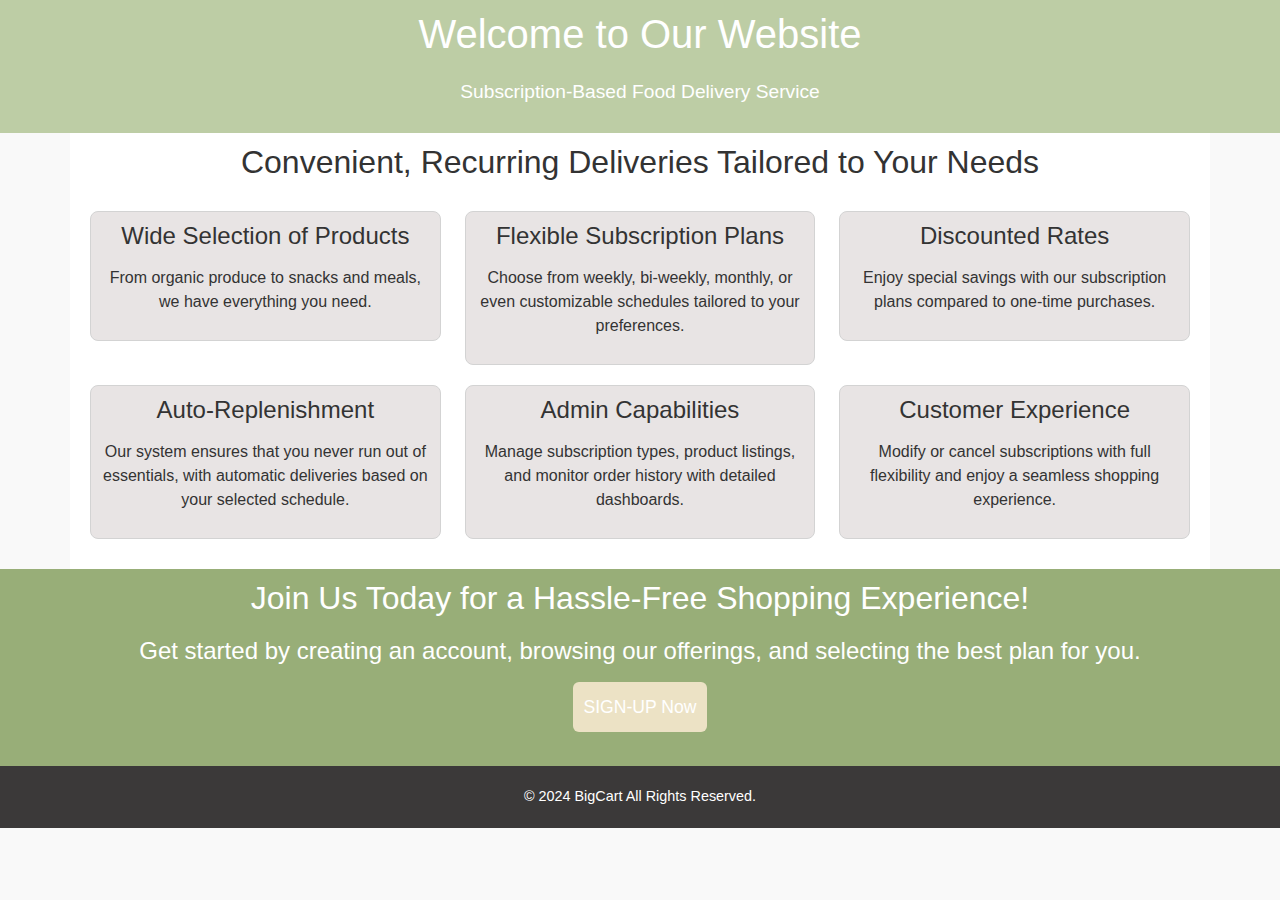
<file: customer/html/home.html>
<!DOCTYPE html>
<html lang="en">
<head>
    <meta charset="UTF-8">
    <meta name="viewport" content="width=device-width, initial-scale=1.0">
    <title>Subscription-Based Food Delivery Service</title>
    <link href="https://stackpath.bootstrapcdn.com/bootstrap/5.3.0/css/bootstrap.min.css" rel="stylesheet">
    <link rel="stylesheet" href="../css/homepage.css">
</head>
<body>
    <section class="hero-section">
        <h1>Welcome to Our Website</h1>
        <p>Subscription-Based Food Delivery Service</p>
    </section>
    <section class="feature-section container">
        <h2>Convenient, Recurring Deliveries Tailored to Your Needs</h2>
        <div class="row">
            <div class="col-md-6 col-lg-4">
                <div class="feature-box">
                    <h4>Wide Selection of Products</h4>
                    <p>From organic produce to snacks and meals, we have everything you need.</p>
                </div>
            </div>
            <div class="col-md-6 col-lg-4">
                <div class="feature-box">
                    <h4>Flexible Subscription Plans</h4>
                    <p>Choose from weekly, bi-weekly, monthly, or even customizable schedules tailored to your preferences.</p>
                </div>
            </div>
            <div class="col-md-6 col-lg-4">
                <div class="feature-box">
                    <h4>Discounted Rates</h4>
                    <p>Enjoy special savings with our subscription plans compared to one-time purchases.</p>
                </div>
            </div>
            <div class="col-md-6 col-lg-4">
                <div class="feature-box">
                    <h4>Auto-Replenishment</h4>
                    <p>Our system ensures that you never run out of essentials, with automatic deliveries based on your selected schedule.</p>
                </div>
            </div>
            <div class="col-md-6 col-lg-4">
                <div class="feature-box">
                    <h4>Admin Capabilities</h4>
                    <p>Manage subscription types, product listings, and monitor order history with detailed dashboards.</p>
                </div>
            </div>
            <div class="col-md-6 col-lg-4">
                <div class="feature-box">
                    <h4>Customer Experience</h4>
                    <p>Modify or cancel subscriptions with full flexibility and enjoy a seamless shopping experience.</p>
                </div>
            </div>
        </div>
    </section>
    <section class="cta-section">
        <h3>Join Us Today for a Hassle-Free Shopping Experience!</h3>
        <p><h4>Get started by creating an account, browsing our offerings, and selecting the best plan for you.</h4></p>
        <a href="signup.html" class="btn btn-primary">SIGN-UP Now</a>
        <br>
        <br>
    </section>
    <footer>
        &copy; 2024 BigCart All Rights Reserved.
    </footer>
    <script src="https://stackpath.bootstrapcdn.com/bootstrap/5.3.0/js/bootstrap.bundle.min.js"></script>
</body>
</html>
</file>
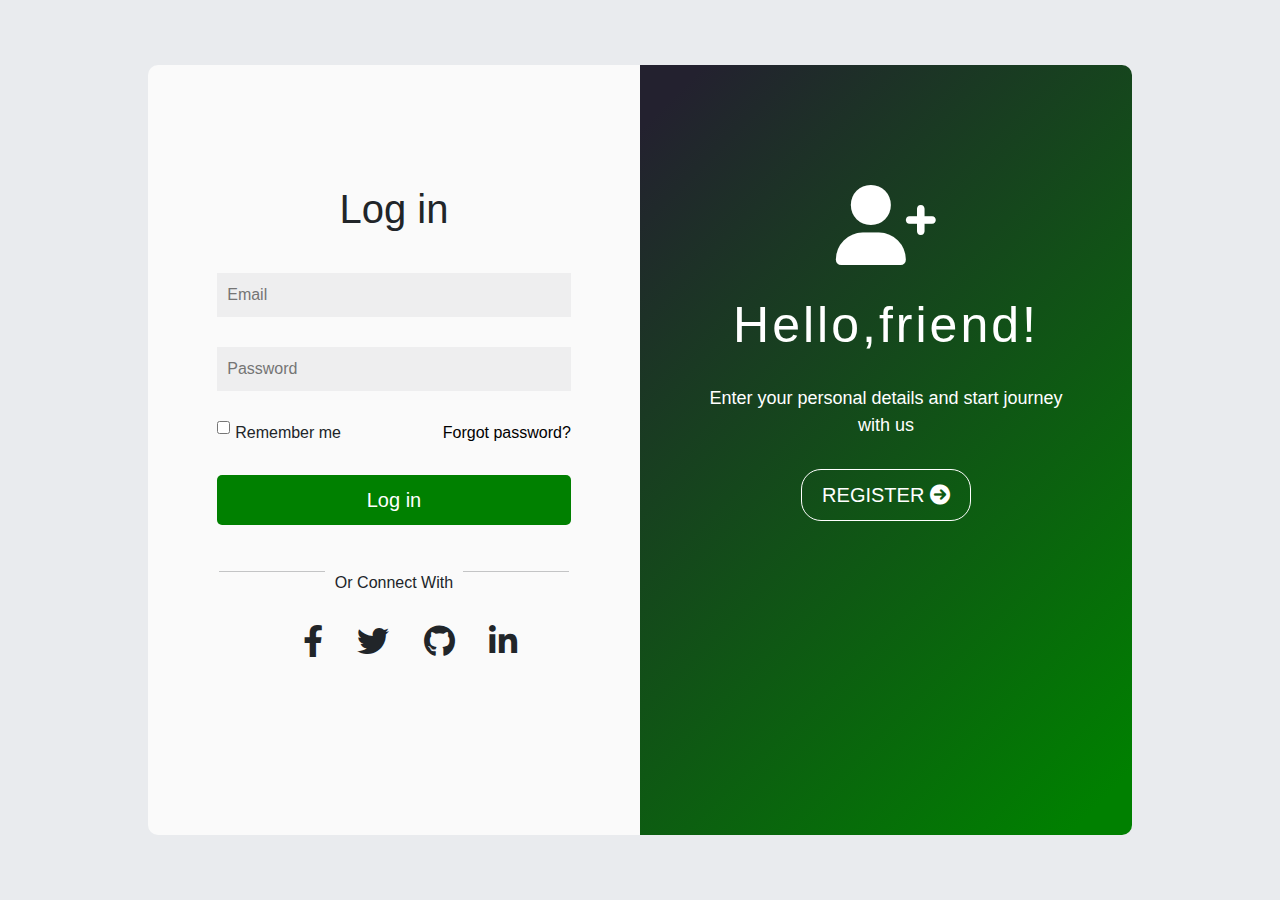
<file: customer/html/login.html>
<!DOCTYPE html>
<html lang="en">

<head>
    <meta charset="UTF-8">
    <meta name="viewport" content="width=device-width, initial-scale=1.0">
    <title>Login</title>

    <link href="https://stackpath.bootstrapcdn.com/bootstrap/5.3.0/css/bootstrap.min.css" rel="stylesheet">

    <script src="../js/login.js">

    </script>
    <link rel="stylesheet" href="https://cdnjs.cloudflare.com/ajax/libs/font-awesome/6.0.0/css/all.min.css">
    <link rel="stylesheet" href="../css/login.css">
</head>

<body>

    <div class="container">
        <div class="login">
           <div class="container">
                <h1>Log in</h1>
                <input type="email" id="email" placeholder="Email">
                <input type="password" id="password" placeholder="Password"><br>
                <input type="checkbox"><span>Remember me</span>
                <a href="#">Forgot password?</a>
                
                <button onclick="validateForm()">Log in</button>
                <hr><p>Or Connect With</p><hr>
                <ul>
                    <li><i class="fab fa-facebook-f fa-2x"></i></li>
                    <li><i class="fab fa-twitter fa-2x"></i></li>
                    <li><i class="fab fa-github fa-2x"></i></li>
                    <li><i class="fab fa-linkedin-in fa-2x"></i></li>
                </ul>
                <div class="clearfix"></div>
                
           </div>
        </div>
        <div class="register">
            <div class="container">
                <i class="fas fa-user-plus fa-5x"></i>
                <h2>Hello,friend!</h2>
                <p>Enter your personal details and start journey with us</p>
                <a href="signup.html" >
                <button>Register <i class="fas fa-arrow-circle-right"></i></button>
            </a>
            </div>
        </div>  
      </div>

    <script src="https://code.jquery.com/jquery-3.6.0.min.js"></script>
    <script src="https://stackpath.bootstrapcdn.com/bootstrap/5.3.0/js/bootstrap.bundle.min.js"></script>
</body>

</html>

<!-- 
<!DOCTYPE html>
<html lang="en">

<head>
    <meta charset="UTF-8">
    <meta name="viewport" content="width=device-width, initial-scale=1.0">
    <title>Login</title>
    
    <link href="https://stackpath.bootstrapcdn.com/bootstrap/5.3.0/css/bootstrap.min.css" rel="stylesheet">
    
    <link rel="stylesheet" href="https://cdnjs.cloudflare.com/ajax/libs/font-awesome/6.0.0/css/all.min.css">
    <link rel="stylesheet" href="../css/login.css">
</head>

<body>
    <section class="vh-100">
        <div class="container py-5 h-100">
            <div class="row d-flex justify-content-center align-items-center h-100">
                <div class="col-md-10 col-lg-8 col-xl-7">
                    <div class="card">
                        <div class="card-body">
                            <div class="left-content">
                                <h2 class="fw-bold mb-4" style="text-align: center;">Welcome Back!</h2>
                                <p><h4>Sign in to your account and access your favorite products and features.</h4></p>
                                <div class="divider">Or</div>
                                <p><h4>Login in to through on of many popular websites and access your account</h4></p>
                                <div class="d-flex social-buttons" style="align-items: center;">
                                    <button type="button" class="btn btn-light">
                                        <i class="fab fa-facebook-f"></i>
                                    </button>
                                    <button type="button" class="btn btn-light">
                                        <i class="fab fa-twitter"></i>
                                    </button>
                                    <button type="button" class="btn btn-light">
                                        <i class="fab fa-linkedin-in"></i>
                                    </button>
                                </div>                                
                            </div>
                            <div class="right-content">
                                <form id="loginForm">
                                    <table>
                                        <tr>
                                            <td style="padding-bottom: 5%;">User Name:</td>                                        
                                            <td style="padding-left: 20%;"><input id="username" type="text" class="form-control" placeholder="Enter User Name"></td>
                                        </tr>
                                        <tr>
                                            <td style="padding-bottom: 5%;">Password:</td>
                                            
                                            <td style="padding-left: 20%;"><input type="password" id="password" class="form-control" placeholder="Enter Password"></td>
                                        </tr>
                                    </table>                                                   
                                    <button type="submit" class="btn btn-primary">Login</button>                                    
                                    <br>
                                    <div>
                                        <p class="small mt-3 mb-0 text-center">
                                            Don't have an account? 
                                            <a href="signup.html" class="link-danger">
                                                Register
                                            </a>
                                            <input class="form-check-input" style="margin-left: 15%;" type="checkbox" value="" id="rememberMe">
                                            <label class="form-check-label" style="margin-left: 0%;" for="rememberMe">Remember me</label>
                                            <br>
                                        </p>                                        
                                        <a href="#" class="text-body" style="margin-right: 10rem;">
                                            Forgot password?</a>
                                    </div>                                    
                                </form>
                            </div>
                        </div>
                    </div>
                </div>
            </div>
        </div>
    </section>

    <script src="../js/login.js">
        
    </script>
    <script src="https://code.jquery.com/jquery-3.6.0.min.js"></script>
    <script src="https://stackpath.bootstrapcdn.com/bootstrap/5.3.0/js/bootstrap.bundle.min.js"></script>
</body>
</html> 
-->
</file>
<file: customer/css/style.css>
.saty-class {
    display: flex;
    flex-direction: column;
    /* Arrange children vertically */
    height: 100%;
    /* Full height of the container */
    border: 2px solid #ccc;
    border-radius: 10px;
    box-shadow: 0 4px 8px rgba(0, 0, 0, 0.1);
    transition: transform 0.2s, box-shadow 0.2s;
}

.saty-class:hover {
    transform: translateY(-5px);
    box-shadow: 0 6px 12px rgba(0, 0, 0, 0.15);
}

.saty-class-body {
    flex: 1;
    /* Takes up remaining space */
    display: flex;
    flex-direction: column;
    /* Arrange children vertically */
    justify-content: space-between;
    /* Space out children */
    padding: 10px;
}

.saty-class-badge {
    font-size: 0.85rem;
    padding: 0.5em 1em;
}

.saty-class-img {
    border-radius: 10px;
    width: 100%;
    /* Adjust width as needed */
    height: 150px;
    /* Adjust height as needed */
    object-fit: cover;
}

.saty-class-title {
    font-weight: 600;
}

.saty-class-price {
    font-size: 1.25rem;
    font-weight: 600;
}

.saty-class-price .text-muted {
    font-size: 1rem;
}

.saty-class-button {
    font-weight: 600;
    width: 100%;
    display: inline-block;
    padding: 0.75rem 1rem;
    text-align: center;
}

* {
    margin: 0;
    padding: 0;
    box-sizing: border-box;
    font-family: 'Arial', sans-serif;
}

header {
    background-color: #f8f9fa;
    /* Optional: background color for better visibility */
    padding: 4px;
    display: flex;
    flex-direction: column;
    align-items: center;
    text-align: center;
    background-color: #61ce64;
    color: white;
    /*padding: 9px;*/
    text-align: center;
}

.header-content {
    display: flex;
    justify-content: space-between;
    width: 100%;
    max-width: 1200px;
    /* Adjust as needed */
    align-items: center;
}

.logo-image {
    height: 15%;
    width: 15%;
    /* Maintain aspect ratio */
}

.admin-image {
    height: 15%;
    width: 15%;
    /* Maintain aspect ratio */
}

.header-title {
    font-size: larger;
    text-align: center;
    flex-grow: 1;
    /* Allow title to grow and occupy available space */
}

.header-tagline {
    margin-top: 3px;
    font-size: 1rem;
    margin-bottom: 2px;
}

body {
    font-family: Arial, sans-serif;
    line-height: 1.6;
    color: #333;
}

.category-item {
    flex: 0 0 200px;
    /* Adjust width for consistent sizing */
    height: 200px;
    background-color: #f2f2f2;
    display: flex;
    align-items: center;
    justify-content: center;
    font-size: 1.2rem;
    border: 1px solid #ccc;
    border-radius: 10px;
    box-shadow: 0 2px 5px rgba(0, 0, 0, 0.1);
}

.card {
    border: none;
    padding: 10px 10px !important;
}

.card::after {
    position: absolute;
    z-index: -1;
    opacity: 0;
    -webkit-transition: all 0.6s cubic-bezier(0.165, 0.84, 0.44, 1);
    transition: all 0.6s cubic-bezier(0.165, 0.84, 0.44, 1);
}

.card:hover {
    transform: scale(1.02, 1.02);
    -webkit-transform: scale(1.02, 1.02);
    backface-visibility: hidden;
    will-change: transform;
    box-shadow: 0 1rem 3rem rgba(0, 0, 0, .75) !important;
}

.card:hover::after {
    opacity: 1;
}

.card:hover .btn-outline-primary {
    color: white;
    background: #007bff;
}

.search-bar {
    position: relative;
    display: flex;
    align-items: center;
}

.search-bar input {
    padding: 0.5rem 2rem 0.5rem 2rem;
    /* Add padding for icon */
    border: 1px solid #ccc;
    border-radius: 4px;
    font-size: 1rem;
}

.search-icon {
    position: absolute;
    right: 0.75rem;
    /* Adjust based on your padding */
    font-size: 1.2rem;
    /* Adjust size as needed */
    color: #888;
    /* Icon color */
}

.search-bar input:focus+.search-icon {
    color: #576444;
    /* Change color on focus, if desired */
}

nav {
    display: flex;
    justify-content: space-between;
    padding: 15px 20px;
    background-color: #90daee;
    box-shadow: 0 2px 5px rgba(0, 0, 0, 0.1);
}

nav .search-bar {
    flex-grow: 1;
    margin: 0 20px;
}

nav input[type="text"] {
    width: 100%;
    padding: 10px;
    border: 1px solid #ddd;
    border-radius: 5px;
    outline: none;
}

nav a {
    text-decoration: none;
    color: #333;
    font-size: 16px;
    margin: 0 10px;
}

nav .login-btn {
    padding: 10px 20px;
    background-color: #4CAF50;
    color: white;
    border-radius: 5px;
    text-decoration: none;
}

nav .login-btn:hover {
    background-color: #45a049;
}

.categories {
    padding: 20px;
    display: flex;
    justify-content: space-around;
    flex-wrap: wrap;
}


.category {
    background-color: #f8f8f8;
    padding: 15px;
    text-align: center;
    margin: 15px;
    width: 200px;
    border-radius: 5px;
    box-shadow: 0 2px 10px rgba(0, 0, 0, 0.1);
    transition: transform 0.3s ease;
}

.category img {
    width: 100px;
    height: 100px;
    object-fit: contain;
}

.category:hover {
    transform: scale(1.05);
}

.category h3 {
    font-size: 18px;
    margin: 15px 0;
}

footer {
    background-color: #333;
    color: white;
    padding: 20px;
    text-align: center;
    margin-top: 30px;
}

footer p {
    margin: 0;
}


.products {
    flex-grow: 1;
    padding: 20px;
    overflow-x: auto;
}

.product-container {
    display: flex;
    flex-wrap: wrap;
    gap: 20px; /* Adds space between product cards */
    justify-content: space-around; /* Distributes space evenly around the product cards */
    padding: 20px;
    width: 100%; /* Use full width of the container */
}

.product-card {
    background-color: white;
    padding: 20px;
    width: calc(25% - 20px); /* Four items per row, adjust according to screen size */
    min-width: 200px; /* Ensure a minimum width */
    border: 1px solid #ddd;
    border-radius: 8px;
    text-align: center;
    box-shadow: 0 2px 8px rgba(0, 0, 0, 0.1);
}

.product-card img {
    width: 150px;
    height: 150px;
    margin-bottom: 15px;
    border-radius: 8px;
}

.product-card h3 {
    font-size: 18px;
    margin-bottom: 10px;
}

.product-card p {
    color: #777;
    margin-bottom: 8px;
}

.product-card .price {
    font-size: 18px;
    color: #28a745;
    font-weight: bold;
}

.product-card .original-price {
    text-decoration: line-through;
    color: #888;
    margin-right: 10px;
}

.product-card .discount {
    color: #d9534f;
    font-weight: bold;
    margin-bottom: 10px;
}




.add-btn,
.subscribe-btn {
    background-color: #007bff;
    color: white;
    padding: 8px 12px;
    border: none;
    border-radius: 4px;
    cursor: pointer;
    margin-top: 10px;
    display: block;
    width: 100%;
}

.plan-type {
    width: 100%;
    padding: 8px;
    margin-top: 10px;
    border-radius: 4px;
    border: 1px solid #ddd;
}


.original-price {
    text-decoration: line-through;
    /* Strikes through the original price */
    color: #888;
    /* Gray color for the original price */
}

.discount {
    color: #f00;
    /* Red color for discount text */
    font-weight: bold;
    /* Makes the discount text bold */
}

.add-btn,
.subscribe-btn {
    display: block;
    width: 100%;
    /* Makes buttons take up the full width of the product card */
    padding: 10px;
    margin: 5px 0;
    /* Adds space between buttons */
    background-color: #007bff;
    /* Blue background for buttons */
    color: #fff;
    /* White text color */
    border: none;
    /* Removes default border */
    border-radius: 4px;
    /* Rounded corners for buttons */
    cursor: pointer;
    /* Changes cursor to pointer on hover */
}

.add-btn:hover,
.subscribe-btn:hover {
    background-color: #0056b3;
    /* Darker blue on hover */
}

.plan-type {
    width: 100%;
    /* Makes the select box take up the full width of the product card */
    padding: 10px;
    /* Adds padding inside the select box */
    margin: 10px 0;
    /* Adds space above and below the select box */
    border: 1px solid #ddd;
    /* Border for the select box */
    border-radius: 4px;
    /* Rounded corners for the select box */
}

.card {
    border: none;
    padding: 10px 50px;
}

.card::after {
    position: absolute;
    z-index: -1;
    opacity: 0;
    -webkit-transition: all 0.6s cubic-bezier(0.165, 0.84, 0.44, 1);
    transition: all 0.6s cubic-bezier(0.165, 0.84, 0.44, 1);
}

.card:hover {
    transform: scale(1.02, 1.02);
    -webkit-transform: scale(1.02, 1.02);
    backface-visibility: hidden;
    will-change: transform;
    box-shadow: 0 1rem 3rem rgba(0, 0, 0, .75) !important;
}

.card:hover::after {
    opacity: 1;
}

.card:hover .btn-outline-primary {
    color: white;
    background: #007bff;
}

.divider:after,
.divider:before {
    content: "";
    flex: 1;
    height: 1px;
    background: #eee;
}

.h-custom {
    height: calc(100% - 73px);
}

@media (max-width: 450px) {
    .h-custom {
        height: 100%;
    }
}

.admin-container {
    display: flex;
    height: 100vh;
}

.sidebar {
    width: 250px;
    background-color: #007bff;
    color: #fff;
    padding: 20px;
    box-shadow: 2px 0 5px rgba(0, 0, 0, 0.1);
    display: flex;
    flex-direction: column;
}

.sidebar h2 {
    margin-top: 0;
}

.sidebar ul {
    list-style-type: none;
    padding: 0;
}

.sidebar ul li {
    margin: 15px 0;
}

.sidebar ul li a {
    color: #fff;
    text-decoration: none;
    font-size: 1.1em;
}

.sidebar ul li a:hover {
    text-decoration: underline;
}

.main-content {
    flex: 1;
    padding: 20px;
    background-color: #fff;
}

.dashboard {
    max-width: 800px;
    margin: 0 auto;
    text-align: center;
}

.dashboard h1 {
    margin: 0 0 20px;
}

.order-history-btn {
    padding: 10px 20px;
    font-size: 1em;
    color: #fff;
    background-color: #007bff;
    border: none;
    border-radius: 5px;
    cursor: pointer;
    margin-top: 20px;
}

.order-history-btn:hover {
    background-color: #0056b3;
}

form {
    width: 500px;
    margin: 0 auto;
}

label {
    display: block;
    margin-bottom:
        5px;
}

input[type="text"],
input[type="number"],
textarea {
    width: 100%;
    padding: 8px;
    border: 1px solid #ccc;
    border-radius: 4px;

}

input[type="submit"] {
    background-color: #4CAF50;
    color: white;
    padding: 12px 20px;
    border: none;
    border-radius: 4px;
    cursor: pointer;
}

input[type="submit"]:hover {
    background-color: #45a049;

}

.saty-header {
    background-color: #4CAF50;
    /* Greenish background color */
    padding: 10px;
    /* Reduced padding */
    text-align: center;
    border-bottom: 2px solid #ccc;
}

.saty-header-content {
    display: flex;
    justify-content: space-between;
    align-items: center;
    padding: 5px 20px;
    /* Reduced padding */
    height: 100px;
    /* Reduced height for the header content */
}

.saty-logo-image,
.saty-admin-image {
    height: 100%;
    /* Adjusted to fill the height of the reduced header */
    width: auto;
    /* Maintain aspect ratio */
    border-radius: 10px;
    /* Border radius for rounded corners */
}


.saty-header-title {
    font-family: Cambria, Cochin, Georgia, Times, 'Times New Roman', serif;
    font-size: 2rem;
    /* Increased font size */
    margin: 0;
    /* No margin to bring closer to tagline */
    color: #fff;
    /* White text for contrast against green background */
    line-height: 100px;
    /* Vertically center the title within the reduced header */
}

.saty-header-tagline {
    font-size: 1rem;
    /* Font size for the tagline */
    color: #f1f1f1;
    /* Light text for contrast */
    margin: 0;
    /* No margin to bring closer to the title */
    font-weight: 300;
}

.card-product-action,
.add-to-cart {
    margin-top: auto;
    /* Pushes the button to the bottom */
}
</file>
<file: admin/css/add-product-style.css>
* {
    margin: 0;
    padding: 0;
    box-sizing: border-box;
    font-family: 'Segoe UI', Tahoma, Geneva, Verdana, sans-serif;
}

body {
    background-color: #f4f4f4;
    display: flex;
    justify-content: center;
    align-items: center;
    height: 100vh;
    overflow-y: auto;
}

.form-container {
    background-color: #ffffff;
    padding: 30px 50px;
    border-radius: 10px;
    box-shadow: 0 0 15px rgba(0, 0, 0, 0.1);
    width: 800px;
    max-height: 90vh;
    overflow-y: auto;
}

h1,
h2 {
    margin-bottom: 20px;
    font-size: 24px;
    text-align: center;
    color: #333333;
}

.form-group {
    margin-bottom: 20px;
}

.form-group label {
    display: block;
    font-size: 14px;
    color: #666666;
    margin-bottom: 5px;
}

.form-group input,
.form-group textarea,
.form-group select {
    width: 100%;
    padding: 10px;
    border: 1px solid #dddddd;
    border-radius: 5px;
    font-size: 14px;
    color: #333333;
    background-color: #fafafa;
}

.form-group input:focus,
.form-group textarea:focus,
.form-group select:focus {
    border-color: #3f51b5;
    outline: none;
}

button {
    width: 100%;
    padding: 12px;
    background-color: #3f51b5;
    color: white;
    border: none;
    border-radius: 5px;
    font-size: 16px;
    cursor: pointer;
    transition: background-color 0.3s;
}

/* button:hover {
    background-color: #303f9f;
} */

.add-subscription-btn {
    background-color: #28a745;
    margin-top: 10px;
    margin-bottom: 15px;
}

.subscription-group {
    background-color: #f9f9f9;
    padding: 15px;
    margin-bottom: 15px;
    border-radius: 5px;
    border: 1px solid #dddddd;
}

.subscription-group .form-group {
    margin-bottom: 10px;
}

.subscription-group .remove-subscription-btn {
    background-color: #dc3545;
    margin-top: 10px;
    display: inline-block;
}

.hidden {
    display: none;
}

.table-container {
    margin: 20px auto;
    padding: 20px;
    max-width: 1200px;
    background-color: white;
    box-shadow: 0 0 10px rgba(0, 0, 0, 0.1);
    border-radius: 8px;
    /* width: 80%; */
}

/* Specific styles for the table */
table {
    width: 100%;
    border-collapse: collapse;
    margin: 20px 0;

}

th,
td {
    padding: 15px;
    text-align: left;
}

th {
    background-color: lightgreen;
    color: black;

}

tr:nth-child(even) {
    background-color: #f9f9f9;
}

.product-row {
    font-weight: bold;
}

.subscription-row {
    background-color: #f9f9f9;
}

.delete-btn {
    background-color: transparent;
    border: none;
    cursor: pointer;
    color: #ff0000;
    font-size: 16px;
    display: flex;
    align-items: center;
    justify-content: center;
}

.delete-btn:hover {
    color: darkred;
}

.delete-btn:focus {
    outline: none;
    /* Add this line */
}

.delete-btn i {
    font-size: 18px;
}

.subscription-type {
    display: flex;
    align-items: center;
    justify-content: space-between;
}
</file>
<file: customer/css/cart.css>
body {
    background: linear-gradient(135deg, #f3f4f6, #ffffff);
    font-family: 'Arial', sans-serif;
    color: #333;
}

header {
    background-color: #576444;
    padding: 1rem 2rem;
    color: white;
    display: flex;
    justify-content: space-between;
    align-items: center;
}

.cart-container {
    margin: 2rem;
}

.cart-item {
    display: flex;
    justify-content: space-between;
    align-items: center;
    padding: 1rem;
    background: white;
    margin-bottom: 1rem;
    border-radius: 10px;
    box-shadow: 0 5px 15px rgba(0, 0, 0, 0.1);
}

.cart-item h4 {
    margin: 0;
}

.cart-item p {
    margin: 0;
}

.quantity-container {
    display: flex;
    align-items: center;
    gap: 0.5rem;
}

.quantity-container input {
    width: 50px;
    text-align: center;
}

.total-price {
    font-size: 1.5rem;
    font-weight: bold;
    margin-top: 2rem;
    text-align: right;
}


footer {
    background-color: #576444;
    color: white;
    text-align: center;
    padding: 1rem;
    margin-top: 2rem;
    position: fixed;
    left: 0;
    bottom: 0;
    width: 100%;
}
</file>
<file: customer/css/fruits.css>
body {
    background: linear-gradient(135deg, #f3f4f6, #ffffff);
    font-family: 'Arial', sans-serif;
    color: #333;
}

header {
    background-color: #576444;
    padding: 1rem 2rem;
    display: flex;
    justify-content: space-between;
    align-items: center;
    color: white;
}

header .logo h1 {
    font-size: 1.75rem;
    font-weight: bold;
    margin: 0;
}

.search-bar input {
    padding: 0.5rem 1rem;
    border: none;
    border-radius: 25px;
    width: 300px;
}

.login-btn-container a {
    color: white;
    background-color: #aeb1a3;
    padding: 0.5rem 1.25rem;
    border-radius: 25px;
    font-weight: bold;
    text-decoration: none;
    transition: background 0.3s;
}

.login-btn-container a:hover {
    background-color: #333;
}

main {
    padding: 2rem 0;
}

h2 {
    color: #576444;
    font-weight: bold;
    text-align: center;
    margin-bottom: 2rem;
}

.product-container {
    display: grid;
    grid-template-columns: repeat(auto-fit, minmax(250px, 1fr));
    gap: 2rem;
    padding: 0 2rem;
}

.product-card {
    background: white;
    border-radius: 15px;
    padding: 1.5rem;
    box-shadow: 0 5px 15px rgba(0, 0, 0, 0.1);
    text-align: center;
    transition: transform 0.3s ease-in-out, box-shadow 0.3s ease;
}

.product-card:hover {
    transform: translateY(-5px);
    box-shadow: 0 10px 20px rgba(0, 0, 0, 0.15);
}

.product-card img {
    max-width: 100%;
    height: auto;
    border-radius: 10px;
    margin-bottom: 1rem;
}

.product-card h3 {
    color: #576444;
    font-size: 1.25rem;
    margin-bottom: 0.5rem;
}

.price {
    font-size: 1.25rem;
    font-weight: bold;
    margin-bottom: 0.5rem;
}

.original-price {
    text-decoration: line-through;
    color: #888;
    margin-right: 0.5rem;
}

.discount {
    font-size: 0.9rem;
    color: #dc3545;
    margin-bottom: 1rem;
}

.add-btn, .subscribe-btn {
    display: block;
    width: 100%;
    padding: 0.75rem;
    margin-bottom: 0.5rem;
    border: none;
    border-radius: 25px;
    font-weight: bold;
    cursor: pointer;
    transition: background 0.3s ease;
}

.add-btn {
    background-color: #576444;
    color: white;
}

.add-btn:hover {
    background-color: #333;
}

.subscribe-btn {
    background-color: #aeb1a3;
    color: white;
}

.subscribe-btn:hover {
    background-color: #576444;
    color: white;
}

.plan-type {
    padding: 0.5rem;
    width: 100%;
    border-radius: 5px;
    border: 1px solid #ccc;
    margin-top: 0.5rem;
}

footer {
    background-color: #576444;
    color: white;
    text-align: center;
    padding: 1rem;
    margin-top: 2rem;
}
</file>
<file: customer/css/homepage.css>
body {
    font-family: Arial, sans-serif;
    background-color: #f9f9f9;
    color: #333;
}

.hero-section {
    background-color: #bdcda5;
    color: #fff;
    padding: 10px 20px;
    text-align: center;
}

.hero-section h1 {
    font-size: 2.5rem;
    margin-bottom: 20px;
}

.hero-section p {
    font-size: 1.2rem;
}

.feature-section {
    padding: 10px 20px;
    background-color: white;
}

.feature-section h2 {
    font-size: 2rem;
    margin-bottom: 30px;
    text-align: center;
}

.feature-box {
    border: 1px solid lightgray;
    border-radius: 8px;
    padding: 10px;
    margin-bottom: 20px;
    background-color: rgb(232, 228, 228);
    text-align: center;
    transition: box-shadow 0.3s;
}

.feature-box:hover {
    box-shadow: 10px 14px 15px rgba(0, 0, 0, 0.1);
}

.feature-box h4 {
    font-size: 1.5rem;
    margin-bottom: 15px;
}

.cta-section {
    background-color: #98ae78;
    color: #fff;
    padding: 10px;
    text-align: center;
}

.cta-section h3 {
    font-size: 2rem;
    margin-bottom: 20px;
}

.cta-section .btn-primary {
    background-color: #ece2c5;
    border: none;
    font-size: 1.1rem;
    padding: 12px 10px;
}

.cta-section .btn-primary:hover {
    background-color: #ebd79c;
}

footer {
    background-color: #3b3939;
    color: #fff;
    padding: 20px;
    text-align: center;
    font-size: 0.9rem;
}
</file>
<file: customer/css/login.css>
* {
    box-sizing: border-box;
    margin: 0;
    padding: 0;
}

body {
    background: #e9ebee;
    display: flex;
    justify-content: center;
    align-items: center;
    height: 100vh;
    font-family: sans-serif;
}

.container {
    width: 80%;
    margin: auto;
    padding: 20px;
    height: 90%
}

.login,
.register {
    width: 50%
}

.login {
    float: left;
    background-color: #fafafa;
    height: 100%;
    border-radius: 10px 0 0 10px;
    text-align: center;
    padding-top: 100px;
}

.login h1 {
    margin-bottom: 40px;
    font-size: 2.5em;
}

input[type="email"],
input[type="password"] {
    width: 100%;
    padding: 10px;
    margin-bottom: 30px;
    border: none;
    background-color: #eeeeef;
}

input[type="checkbox"] {
    float: left;
    margin-right: 5px;
}

.login span {
    float: left
}

.login a {
    float: right;
    text-decoration: none;
    color: #000;
    transition: 0.3s all ease-in-out;
}

.login a:hover {
    color: green;
    font-weight: bold
}

.login button {
    width: 100%;
    margin: 30px 0;
    padding: 10px;
    border: none;
    background-color: green;
    color: #fff;
    font-size: 20px;
    cursor: pointer;
    transition: 0.2s all ease-in-out;
    border-radius: 5px;
}

.login button:hover {
    width: 97%;
    font-size: 22px;
    border-radius: 5px;

}

.login hr {
    width: 30%;
    display: inline-block
}

.login p {
    display: inline-block;
    margin: 0px 10px 30px;
}

.login ul {
    list-style: none;
    margin-bottom: 40px;
}

.login ul li {
    display: inline-block;
    margin-right: 30px;
    cursor: pointer;
}

.login ul li:hover {
    opacity: 0.6
}

.login ul li:last-child {
    margin-right: 0
}

.login .copyright {
    display: inline-block;
    float: none;
}

.register {
    float: right;
    background-image: linear-gradient(135deg, #23212f 5%, green 95%);
    height: 100%;
    color: #fff;
    border-radius: 0 10px 10px 0;
    text-align: center;
    padding: 100px 0;
}

.register h2 {
    margin: 30px 0;
    font-size: 50px;
    letter-spacing: 3px
}

.register p {
    font-size: 18px;
    margin-bottom: 30px;
}

.register button {
    background-color: transparent;
    border: 1px solid #FFF;
    border-radius: 20px;
    padding: 10px 20px;
    color: #fff;
    font-size: 20px;
    text-transform: uppercase;
    transition: 0.2s all ease-in-out;
}

.register button:hover {
    color: green;
    background-color: #fff;
    cursor: pointer;
}
</file>
